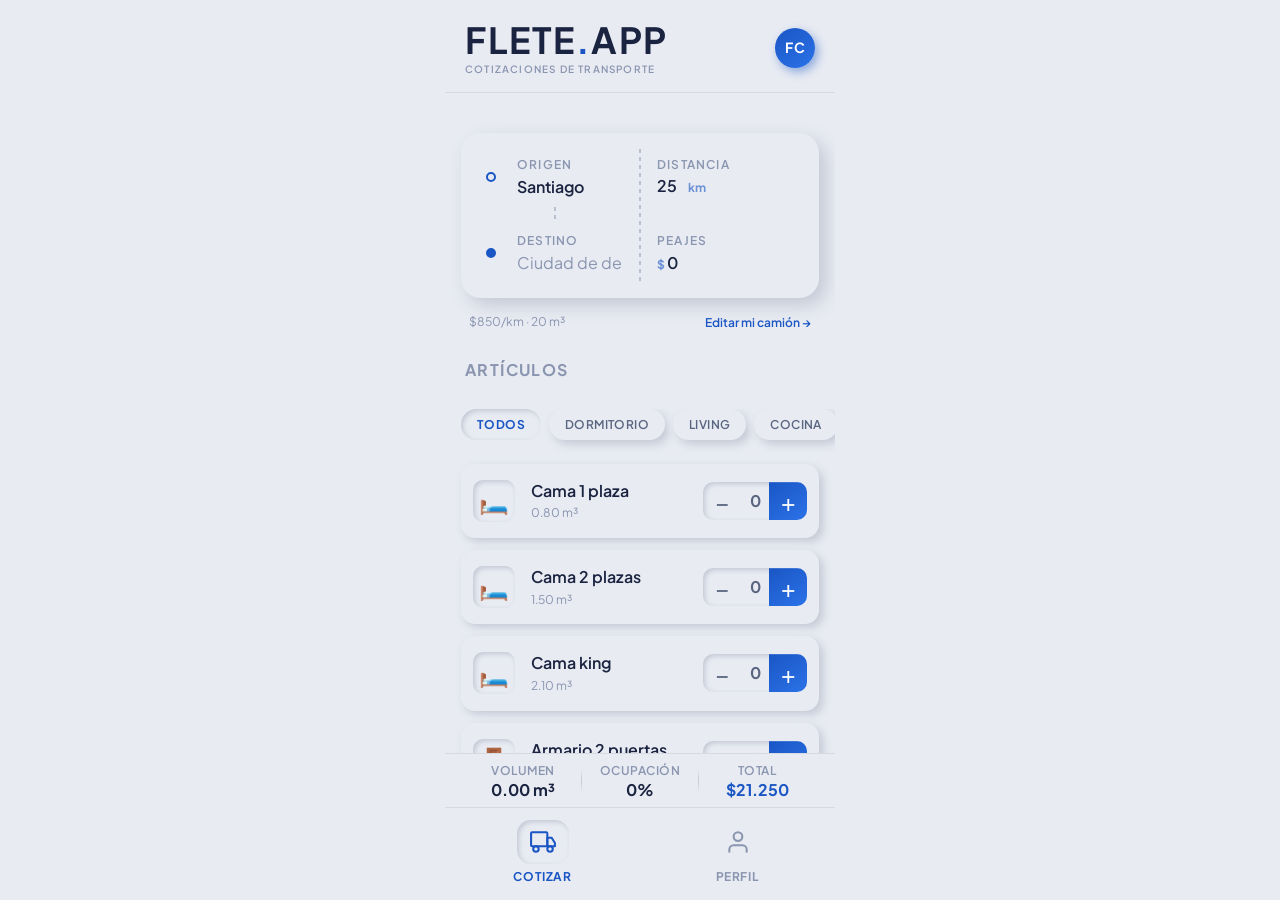
<file: index.html>
<!DOCTYPE html>
<html lang="es">
<head>
  <meta charset="UTF-8" />
  <meta name="viewport" content="width=device-width, initial-scale=1.0, maximum-scale=1.0, user-scalable=no, viewport-fit=cover" />
  <meta name="theme-color" content="#E8EBF2" media="(prefers-color-scheme: light)" />
  <meta name="theme-color" content="#1C1917" media="(prefers-color-scheme: dark)" />
  <meta name="mobile-web-app-capable" content="yes" />
  <meta name="apple-mobile-web-app-capable" content="yes" />
  <meta name="apple-mobile-web-app-status-bar-style" content="black-translucent" />
  <meta name="apple-mobile-web-app-title" content="FleteApp" />
  <link rel="manifest" href="manifest.json" />
  <link rel="apple-touch-icon" sizes="192x192" href="icons/icon-192.png" />
  <link rel="apple-touch-icon" sizes="512x512" href="icons/icon-512.png" />
  <link rel="icon" type="image/png" sizes="192x192" href="icons/icon-192.png" />
  <title>FleteApp · Cotizador de transporte</title>
  <link rel="preconnect" href="https://fonts.googleapis.com" />
  <link rel="preconnect" href="https://fonts.gstatic.com" crossorigin />
  <link href="https://fonts.googleapis.com/css2?family=Plus+Jakarta+Sans:wght@400;500;600;700;800&display=swap" rel="stylesheet" />
  <link rel="stylesheet" href="css/styles.css" />
</head>
<body>
  <div class="app">

    <!-- ── Header ─────────────────────────────── -->
    <header class="header">
      <div class="brand">
        <span class="logo">FLETE<span class="logo-dot">.</span>APP</span>
        <span class="tagline">Cotizaciones de transporte</span>
      </div>
      <div class="avatar" id="avatar-btn" role="button" tabindex="0" aria-label="Ir a Perfil">FC</div>
    </header>

    <!-- ── Vista: Cotizar ─────────────────────── -->
    <main class="main" id="view-cotizar">

      <!-- O/D Card -->
      <div class="od-card">
       <div class="od-row">
        <div class="od-col">
        <div class="od-field">
          <div class="od-marker">
            <div class="od-dot"></div>
          </div>
          <div class="od-data">
            <label for="input-origen">Origen</label>
            <select id="input-origen" aria-label="Ciudad de origen" class="od-select">
              <option value="Santiago" selected>Santiago</option>
              <option value="Arica">Arica</option>
              <option value="Iquique">Iquique</option>
              <option value="Tocopilla">Tocopilla</option>
              <option value="Antofagasta">Antofagasta</option>
              <option value="Calama">Calama</option>
              <option value="Mejillones">Mejillones</option>
              <option value="Copiapó">Copiapó</option>
              <option value="Vallenar">Vallenar</option>
              <option value="La Serena">La Serena</option>
              <option value="Coquimbo">Coquimbo</option>
              <option value="Ovalle">Ovalle</option>
              <option value="Illapel">Illapel</option>
              <option value="Los Vilos">Los Vilos</option>
              <option value="Valparaíso">Valparaíso</option>
              <option value="Viña del Mar">Viña del Mar</option>
              <option value="Quilpué">Quilpué</option>
              <option value="Villa Alemana">Villa Alemana</option>
              <option value="San Antonio">San Antonio</option>
              <option value="Rancagua">Rancagua</option>
              <option value="San Fernando">San Fernando</option>
              <option value="Curicó">Curicó</option>
              <option value="Talca">Talca</option>
              <option value="Constitución">Constitución</option>
              <option value="Linares">Linares</option>
              <option value="Chillán">Chillán</option>
              <option value="Los Ángeles">Los Ángeles</option>
              <option value="Concepción">Concepción</option>
              <option value="Talcahuano">Talcahuano</option>
              <option value="Coronel">Coronel</option>
              <option value="Lebu">Lebu</option>
              <option value="Cañete">Cañete</option>
              <option value="Temuco">Temuco</option>
              <option value="Villarrica">Villarrica</option>
              <option value="Pucón">Pucón</option>
              <option value="Angol">Angol</option>
              <option value="Valdivia">Valdivia</option>
              <option value="La Unión">La Unión</option>
              <option value="Osorno">Osorno</option>
              <option value="Puerto Montt">Puerto Montt</option>
              <option value="Puerto Varas">Puerto Varas</option>
              <option value="Ancud">Ancud</option>
              <option value="Castro">Castro</option>
              <option value="Coyhaique">Coyhaique</option>
              <option value="Puerto Aysén">Puerto Aysén</option>
              <option value="Punta Arenas">Punta Arenas</option>
              <option value="Puerto Natales">Puerto Natales</option>
            </select>
          </div>
        </div>
        <div class="od-line"><div class="od-line-inner"></div></div>
        <div class="od-field">
          <div class="od-marker">
            <div class="od-dot dest"></div>
          </div>
          <div class="od-data">
            <label for="input-destino">Destino</label>
            <select id="input-destino" aria-label="Ciudad de destino" class="od-select placeholder">
              <option value="">Ciudad de destino</option>
              <option value="Arica">Arica</option>
              <option value="Iquique">Iquique</option>
              <option value="Tocopilla">Tocopilla</option>
              <option value="Antofagasta">Antofagasta</option>
              <option value="Calama">Calama</option>
              <option value="Mejillones">Mejillones</option>
              <option value="Copiapó">Copiapó</option>
              <option value="Vallenar">Vallenar</option>
              <option value="La Serena">La Serena</option>
              <option value="Coquimbo">Coquimbo</option>
              <option value="Ovalle">Ovalle</option>
              <option value="Illapel">Illapel</option>
              <option value="Los Vilos">Los Vilos</option>
              <option value="Valparaíso">Valparaíso</option>
              <option value="Viña del Mar">Viña del Mar</option>
              <option value="Quilpué">Quilpué</option>
              <option value="Villa Alemana">Villa Alemana</option>
              <option value="San Antonio">San Antonio</option>
              <option value="Rancagua">Rancagua</option>
              <option value="San Fernando">San Fernando</option>
              <option value="Curicó">Curicó</option>
              <option value="Talca">Talca</option>
              <option value="Constitución">Constitución</option>
              <option value="Linares">Linares</option>
              <option value="Chillán">Chillán</option>
              <option value="Los Ángeles">Los Ángeles</option>
              <option value="Concepción">Concepción</option>
              <option value="Talcahuano">Talcahuano</option>
              <option value="Coronel">Coronel</option>
              <option value="Lebu">Lebu</option>
              <option value="Cañete">Cañete</option>
              <option value="Temuco">Temuco</option>
              <option value="Villarrica">Villarrica</option>
              <option value="Pucón">Pucón</option>
              <option value="Angol">Angol</option>
              <option value="Valdivia">Valdivia</option>
              <option value="La Unión">La Unión</option>
              <option value="Osorno">Osorno</option>
              <option value="Puerto Montt">Puerto Montt</option>
              <option value="Puerto Varas">Puerto Varas</option>
              <option value="Ancud">Ancud</option>
              <option value="Castro">Castro</option>
              <option value="Coyhaique">Coyhaique</option>
              <option value="Puerto Aysén">Puerto Aysén</option>
              <option value="Punta Arenas">Punta Arenas</option>
              <option value="Puerto Natales">Puerto Natales</option>
            </select>
          </div>
        </div>
        </div>

        <div class="od-col-divider" aria-hidden="true"></div>

        <div class="od-col od-col-stats">
          <div class="od-stat">
            <label for="cfg-distancia">Distancia</label>
            <div class="od-stat-value">
              <input id="cfg-distancia" type="number" value="25" inputmode="numeric" pattern="[0-9]*" maxlength="4"
                     aria-label="Distancia en kilómetros" />
              <span class="config-sym" aria-hidden="true">km</span>
            </div>
          </div>

          <div class="od-stat">
            <label for="input-peajes">Peajes</label>
            <div class="od-stat-value">
              <span class="config-sym" aria-hidden="true">$</span>
              <input id="input-peajes" type="text" value="0" inputmode="numeric" pattern="[0-9.]*" maxlength="9"
                     aria-label="Costo total de peajes" />
            </div>
          </div>
        </div>
       </div>
      </div>

      <!-- Defaults del camión — viven en Perfil, se leen aquí en silencio -->
      <div class="truck-summary" id="truck-summary">
        <span class="truck-summary-text" id="truck-summary-text">$850/km · 20 m³</span>
        <button type="button" class="truck-summary-edit" id="btn-editar-camion">Editar mi camión →</button>
      </div>

      <p class="tarifa-warn" id="tarifa-warn" hidden>⚠ Tarifa en $0 — edítala en "Editar mi camión"</p>

      <input type="hidden" id="cfg-tarifa" value="850" />
      <input type="hidden" id="cfg-capacidad" value="20" />
      <input type="hidden" id="input-bencina-litro" value="0" />
      <input type="hidden" id="input-bencina-rendimiento" value="0" />

      <!-- Artículos -->
      <p class="section-label">Artículos</p>

      <div class="tabs" role="tablist">
        <button class="tab active" data-cat="todos"      role="tab" aria-selected="true">Todos</button>
        <button class="tab"        data-cat="dormitorio" role="tab" aria-selected="false">Dormitorio</button>
        <button class="tab"        data-cat="living"     role="tab" aria-selected="false">Living</button>
        <button class="tab"        data-cat="cocina"     role="tab" aria-selected="false">Cocina</button>
        <button class="tab"        data-cat="lavadero"   role="tab" aria-selected="false">Lavadero</button>
        <button class="tab"        data-cat="estudio"    role="tab" aria-selected="false">Estudio</button>
        <button class="tab"        data-cat="terraza"    role="tab" aria-selected="false">Terraza</button>
        <button class="tab"        data-cat="cajas"      role="tab" aria-selected="false">Cajas</button>
      </div>

      <div class="articles" id="articles-list" role="list"></div>

      <!-- Artículo personalizado -->
      <p class="section-label">Personalizado</p>
      <div class="custom-item-form">
        <input id="custom-name" type="text" placeholder="Nombre del artículo"
               autocomplete="off" spellcheck="false" aria-label="Nombre del artículo personalizado" />
        <input id="custom-vol" type="number" placeholder="m³" step="0.01" min="0.01"
               inputmode="decimal" aria-label="Volumen en metros cúbicos" />
        <button class="btn-add-custom" id="btn-add-custom" aria-label="Agregar artículo personalizado">+</button>
      </div>
      <div class="articles" id="custom-list" role="list"></div>

      <!-- Resumen -->
      <p class="section-label top-gap">Resumen</p>

      <div class="summary-card">

        <div class="summary-count" id="summary-items">0 artículos seleccionados</div>

        <div class="summary-occupancy">
          <div class="occupancy-header">
            <span class="occupancy-label">Ocupación del camión</span>
            <span class="occupancy-pct" id="occupancy-pct">0%</span>
          </div>
          <div class="occupancy-bar" role="progressbar" aria-valuenow="0" aria-valuemin="0" aria-valuemax="100">
            <div class="occupancy-fill" id="occupancy-fill"></div>
          </div>
        </div>

        <div class="summary-rows">
          <div class="summary-row viajes-row" id="viajes-row" hidden>
            <span class="summary-row-label">Viajes necesarios</span>
            <span class="summary-row-value viajes-value" id="stat-viajes">2</span>
          </div>
          <div class="summary-row last">
            <span class="summary-row-label">Distancia</span>
            <span class="summary-row-value" id="stat-distancia">25 km</span>
          </div>
        </div>

      </div>

      <div id="alerta-exceso" class="hidden" role="alert">
        <span aria-hidden="true">⚠</span>
        <span id="alerta-exceso-text">Excede la capacidad</span>
      </div>

      <!-- Cliente -->
      <div class="cliente-row">
        <input id="input-cliente" type="text" placeholder="Nombre del cliente (opcional)"
               autocomplete="off" spellcheck="false"
               aria-label="Nombre del cliente para la cotización" />
      </div>

      <!-- Acciones -->
      <div class="action-row">
        <button class="btn-total" id="btn-compartir" aria-label="Generar y compartir cotización">
          <span class="btn-total-label">Generar cotización</span>
          <span class="btn-total-price" id="btn-total-price">$0</span>
        </button>
      </div>

      <div class="action-secondary">
        <button id="btn-limpiar">Limpiar todo</button>
      </div>

      <div class="scroll-spacer"></div>
    </main>

    <!-- ── Vista: Perfil ────────────────────── -->
    <div id="view-perfil" class="main hidden" aria-label="Perfil">

      <div class="perfil-header">
        <button type="button" class="perfil-back" id="btn-volver-perfil" aria-label="Volver a cotizar">
          <svg width="14" height="14" viewBox="0 0 16 16" fill="none" stroke="currentColor" stroke-width="2" stroke-linecap="round" stroke-linejoin="round" aria-hidden="true">
            <path d="M10 3 5 8l5 5"/>
          </svg>
          Volver
        </button>
      </div>

      <p class="section-label" style="margin-top:4px;">Tus datos</p>
      <div class="config-card">
        <div class="config-field">
          <div class="cfg-icon" aria-hidden="true">
            <svg width="14" height="14" viewBox="0 0 16 16" fill="none" stroke="currentColor" stroke-width="1.6" stroke-linecap="round" stroke-linejoin="round">
              <circle cx="8" cy="5" r="3"/>
              <path d="M2 14c0-3 2.7-5 6-5s6 2 6 5"/>
            </svg>
          </div>
          <label for="prof-nombre">Nombre</label>
          <input id="prof-nombre" type="text" placeholder="Tu nombre"
                 autocomplete="given-name" aria-label="Tu nombre" spellcheck="false" />
        </div>
      </div>

      <p class="section-label top-gap">Tu camión</p>
      <div class="config-card">
        <div class="config-field">
          <div class="cfg-icon" aria-hidden="true">
            <svg width="15" height="15" viewBox="0 0 16 16" fill="none" stroke="currentColor" stroke-width="1.6" stroke-linecap="round">
              <circle cx="8" cy="8" r="6.5"/>
              <path d="M8 3.5v9M6 5.5h3.5a2 2 0 0 1 0 4.5H6"/>
            </svg>
          </div>
          <label for="prof-tarifa">Tarifa / km</label>
          <div class="config-value-wrap">
            <span class="config-sym" aria-hidden="true">$</span>
            <input id="prof-tarifa" type="text" value="850"
                   inputmode="numeric" pattern="[0-9.]*" maxlength="7"
                   aria-label="Tarifa base por kilómetro" />
          </div>
        </div>
        <div class="config-divider" aria-hidden="true"></div>
        <div class="config-field">
          <div class="cfg-icon" aria-hidden="true">
            <svg width="15" height="15" viewBox="0 0 16 16" fill="none" stroke="currentColor" stroke-width="1.6" stroke-linecap="round" stroke-linejoin="round">
              <rect x="1" y="5" width="9" height="6" rx="1"/>
              <path d="M10 7.5h2.5l2 2.5v1H10V7.5z"/>
              <circle cx="3.5" cy="13" r="1.5"/>
              <circle cx="11.5" cy="13" r="1.5"/>
            </svg>
          </div>
          <label for="prof-capacidad">Capacidad</label>
          <div class="config-value-wrap">
            <input id="prof-capacidad" type="number" value="20"
                   inputmode="numeric" pattern="[0-9]*" maxlength="3"
                   aria-label="Capacidad del camión en metros cúbicos" />
            <span class="config-sym" aria-hidden="true">m³</span>
          </div>
        </div>
      </div>

      <p class="section-label top-gap">Combustible</p>
      <div class="config-extra standalone">
        <div class="config-extra-field">
          <div class="cfg-icon" aria-hidden="true">
            <svg width="18" height="18" viewBox="0 0 16 16" fill="none" stroke="currentColor" stroke-width="1.6" stroke-linecap="round">
              <path d="M8 2C8 2 3.5 7 3.5 10.5a4.5 4.5 0 0 0 9 0C12.5 7 8 2 8 2z"/>
            </svg>
          </div>
          <label for="prof-bencina">$/L bencina</label>
          <input id="prof-bencina" type="text" value="0"
                 inputmode="numeric" pattern="[0-9.]*" maxlength="5"
                 aria-label="Precio por litro de bencina" />
        </div>
        <div class="config-divider" aria-hidden="true"></div>
        <div class="config-extra-field">
          <div class="cfg-icon" aria-hidden="true">
            <svg width="18" height="18" viewBox="0 0 16 16" fill="none" stroke="currentColor" stroke-width="1.6" stroke-linecap="round">
              <path d="M1.5 12.5a6.5 6.5 0 1 1 13 0"/>
              <line x1="8" y1="12.5" x2="11" y2="7"/>
              <circle cx="8" cy="12.5" r="1.2" fill="currentColor" stroke="none"/>
            </svg>
          </div>
          <label for="prof-rendimiento">km / litro</label>
          <input id="prof-rendimiento" type="number" value="0"
                 inputmode="numeric" pattern="[0-9]*" maxlength="2"
                 aria-label="Rendimiento en kilómetros por litro" />
        </div>
      </div>

      <p class="section-label top-gap">Historial</p>
      <div class="historial-list" id="historial-list" aria-label="Historial de cotizaciones">
        <!-- Renderizado por JS -->
      </div>

      <div class="scroll-spacer"></div>
    </div>

    <!-- ── Barra de resumen fija ─────────────── -->
    <div class="summary-bar" aria-label="Resumen de cotización" aria-live="polite">
      <div class="sbar-item">
        <span class="sbar-label">Volumen</span>
        <span class="sbar-value" id="sbar-volume">0.00 m³</span>
      </div>
      <div class="sbar-divider" aria-hidden="true"></div>
      <div class="sbar-item">
        <span class="sbar-label">Ocupación</span>
        <span class="sbar-value" id="sbar-pct">0%</span>
      </div>
      <div class="sbar-divider" aria-hidden="true"></div>
      <div class="sbar-item">
        <span class="sbar-label">Total</span>
        <span class="sbar-value accent" id="sbar-total">$0</span>
      </div>
    </div>

    <!-- ── Nav inferior ──────────────────────── -->
    <nav class="bottom-nav" aria-label="Navegación principal">

      <button class="nav-item active" id="nav-cotizar" aria-label="Cotizar" aria-current="page">
        <div class="nav-icon-wrap">
          <svg width="26" height="26" viewBox="0 0 24 24" fill="none"
               stroke="currentColor" stroke-width="1.9"
               stroke-linecap="round" stroke-linejoin="round" aria-hidden="true">
            <rect x="1" y="3" width="15" height="13" rx="1"/>
            <path d="M16 8h4l3 5v3h-7V8z"/>
            <circle cx="5.5"  cy="18.5" r="2.5"/>
            <circle cx="18.5" cy="18.5" r="2.5"/>
          </svg>
        </div>
        <span class="nav-label">Cotizar</span>
      </button>

      <button class="nav-item" id="nav-perfil" aria-label="Mi perfil">
        <div class="nav-icon-wrap">
          <svg width="26" height="26" viewBox="0 0 24 24" fill="none"
               stroke="currentColor" stroke-width="1.9"
               stroke-linecap="round" stroke-linejoin="round" aria-hidden="true">
            <path d="M20 21v-2a4 4 0 0 0-4-4H8a4 4 0 0 0-4 4v2"/>
            <circle cx="12" cy="7" r="4"/>
          </svg>
        </div>
        <span class="nav-label">Perfil</span>
      </button>

    </nav>

    <div class="toast" id="toast" role="status" aria-live="polite"></div>

  </div>

  <script src="js/catalog.js"></script>
  <script src="js/app.js"></script>
  <script>
    if ('serviceWorker' in navigator) {
      navigator.serviceWorker.register('/fletes-app/sw.js');
    }
  </script>
</body>
</html>
</file>
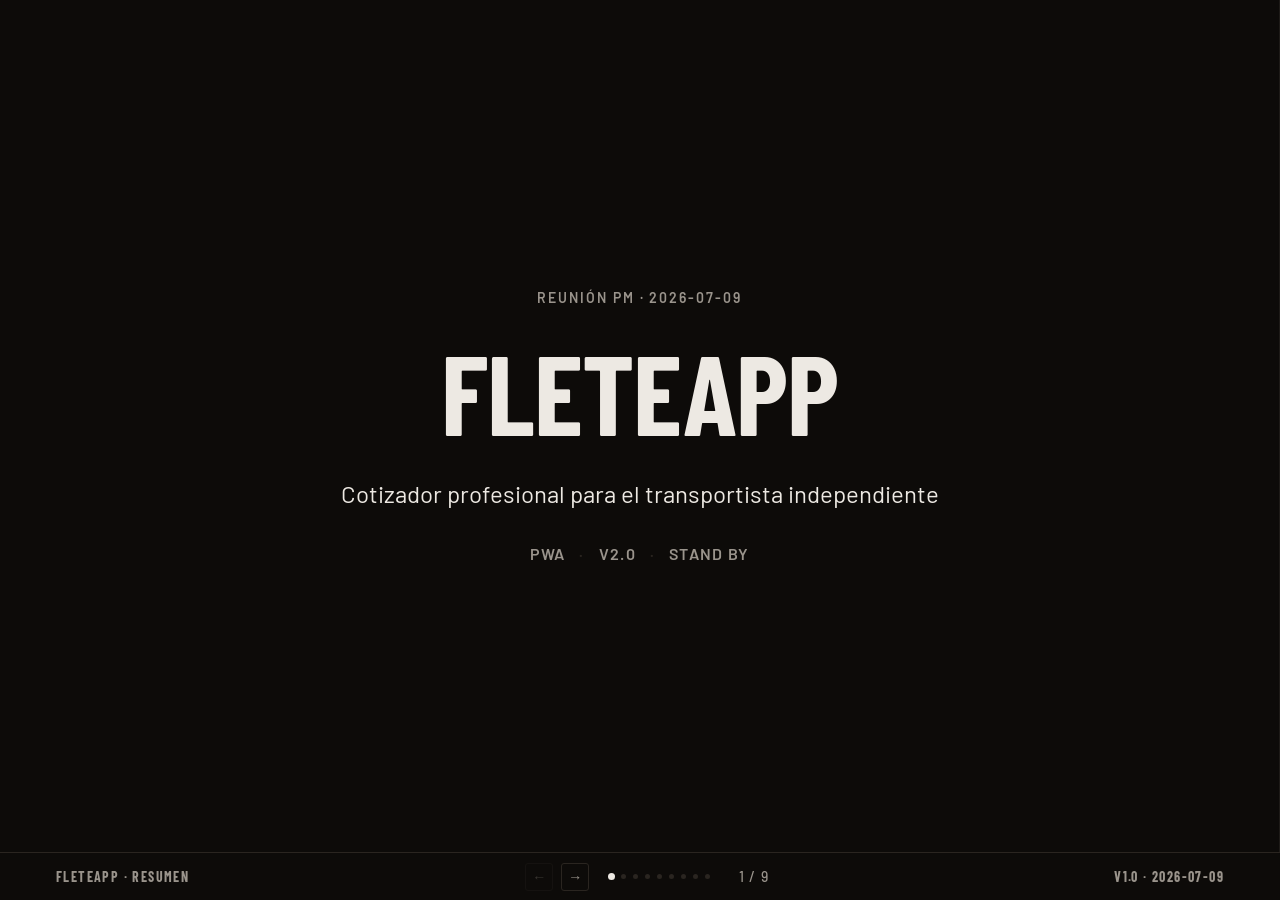
<file: _proceso/break-operativo-resumen.html>
<!DOCTYPE html>
<html lang="es">
<head>
  <meta charset="UTF-8" />
  <meta name="viewport" content="width=device-width, initial-scale=1.0" />
  <title>FleteApp — Resumen</title>
  <link rel="preconnect" href="https://fonts.googleapis.com" />
  <link rel="preconnect" href="https://fonts.gstatic.com" crossorigin />
  <link href="https://fonts.googleapis.com/css2?family=Barlow+Condensed:wght@400;600;700&family=Barlow:wght@400;500;600&display=swap" rel="stylesheet" />
  <style>
    /* ─── TOKENS (mismos que break-operativo.html) ──────── */
    :root {
      --bg:           #0D0B09;
      --border:       #2A2520;
      --border-soft:  #1E1B18;
      --text-primary: #EDE9E3;
      --text-sec:     #9A948C;   /* 6.9:1 */
      --accent:       #C8A97A;
      --accent-dim:   rgba(200,169,122,0.12);
      --danger:       #C06040;
      --ok:           #6AAF80;
      --nav-h:        48px;
    }

    *, *::before, *::after { box-sizing: border-box; margin: 0; padding: 0; }

    html, body {
      height: 100%;
      overflow: hidden;
      background: var(--bg);
      color: var(--text-primary);
      font-family: 'Barlow', sans-serif;
    }

    /* ─── SCROLL / FRAME (mecánica idéntica al doc completo) ── */
    .scroll-wrap {
      display: flex;
      height: 100vh;
      overflow-x: scroll;
      overflow-y: hidden;
      scroll-snap-type: x mandatory;
      scroll-behavior: smooth;
      -webkit-overflow-scrolling: touch;
      padding-bottom: var(--nav-h);
    }
    .scroll-wrap::-webkit-scrollbar { height: 2px; }
    .scroll-wrap::-webkit-scrollbar-track { background: var(--bg); }
    .scroll-wrap::-webkit-scrollbar-thumb { background: var(--border); }

    .frame {
      flex-shrink: 0;
      width: 100vw;
      height: calc(100vh - var(--nav-h));
      scroll-snap-align: start;
      display: flex;
      flex-direction: column;
      align-items: center;
      justify-content: center;
      text-align: center;
      gap: 32px;
      padding: 0 64px;
      border-right: 1px solid var(--border-soft);
    }

    /* ─── PITCH TYPE SYSTEM ──────────────────────────────── */
    .pitch-eyebrow {
      font-size: 0.875rem;
      font-weight: 600;
      letter-spacing: 0.14em;
      text-transform: uppercase;
      color: var(--text-sec);
      display: flex;
      align-items: center;
      gap: 10px;
      justify-content: center;
    }
    .pitch-eyebrow.danger { color: var(--danger); }

    .pitch-title {
      font-family: 'Barlow Condensed', sans-serif;
      font-weight: 700;
      font-size: clamp(3.5rem, 9vw, 7rem);
      line-height: 0.95;
      text-transform: uppercase;
      color: var(--text-primary);
      letter-spacing: -0.01em;
    }

    .pitch-title-sm {
      font-family: 'Barlow Condensed', sans-serif;
      font-weight: 700;
      font-size: clamp(2.25rem, 5vw, 3.75rem);
      line-height: 1.08;
      text-transform: uppercase;
      color: var(--text-primary);
    }

    .pitch-quote {
      font-family: 'Barlow Condensed', sans-serif;
      font-weight: 700;
      font-size: clamp(2.25rem, 5.5vw, 4.25rem);
      line-height: 1.12;
      color: var(--text-primary);
      max-width: 900px;
    }
    .pitch-quote.danger { color: var(--danger); }

    .pitch-lead {
      font-size: clamp(1.125rem, 2vw, 1.5rem);
      line-height: 1.5;
      color: var(--text-primary);
      max-width: 640px;
    }

    .pitch-support {
      font-size: 1rem;
      line-height: 1.5;
      color: var(--text-sec);
      max-width: 560px;
    }

    .pitch-meta-row, .pitch-options {
      display: flex;
      align-items: center;
      gap: 14px;
      font-size: 1rem;
      font-weight: 600;
      letter-spacing: 0.08em;
      text-transform: uppercase;
      color: var(--text-sec);
      flex-wrap: wrap;
      justify-content: center;
    }
    .pitch-meta-row .dot, .pitch-options .dot { color: var(--border); }

    .mega-row {
      display: flex;
      align-items: center;
      gap: clamp(24px, 5vw, 56px);
      justify-content: center;
      flex-wrap: wrap;
    }
    .mega-div { width: 1px; height: 64px; background: var(--border); }
    .mega-stat { display: flex; flex-direction: column; gap: 8px; align-items: center; }
    .mega-num {
      font-family: 'Barlow Condensed', sans-serif;
      font-weight: 700;
      font-size: clamp(2.75rem, 6vw, 4.5rem);
      line-height: 1;
      color: var(--text-primary);
    }
    .mega-num.huge { font-size: clamp(4.5rem, 13vw, 9rem); }
    .mega-num.accent { color: var(--accent); }
    .mega-num.ok { color: var(--ok); }
    .mega-label {
      font-size: 0.875rem;
      font-weight: 500;
      letter-spacing: 0.08em;
      text-transform: uppercase;
      color: var(--text-sec);
    }

    .pitch-list {
      list-style: none;
      display: flex;
      flex-direction: column;
      gap: 14px;
      align-items: center;
    }
    .pitch-list li {
      font-family: 'Barlow Condensed', sans-serif;
      font-size: clamp(1.5rem, 3vw, 2.25rem);
      font-weight: 600;
      text-transform: uppercase;
      color: var(--text-primary);
    }

    .pitch-footer {
      font-size: 0.875rem;
      color: var(--text-sec);
      font-family: monospace;
      margin-top: 8px;
    }

    .tag-inline {
      display: inline-block;
      font-size: 0.875rem;
      font-weight: 600;
      letter-spacing: 0.06em;
      text-transform: uppercase;
      padding: 3px 9px;
      border-radius: 2px;
      border: 1px solid var(--border);
      color: var(--text-sec);
    }
    .tag-inline.warn { border-color: var(--accent); color: var(--accent); background: var(--accent-dim); }

    /* ─── NAV BAR (idéntica al doc completo) ─────────────── */
    .nav-bar {
      position: fixed;
      bottom: 0; left: 0; right: 0;
      height: var(--nav-h);
      background: var(--bg);
      border-top: 1px solid var(--border);
      display: flex;
      align-items: center;
      justify-content: space-between;
      padding: 0 56px;
      z-index: 200;
    }
    .nav-product {
      font-family: 'Barlow Condensed', sans-serif;
      font-size: 14px;
      font-weight: 700;
      text-transform: uppercase;
      letter-spacing: 0.1em;
      color: var(--text-sec);
    }
    .nav-center { display: flex; align-items: center; gap: 20px; }
    .nav-counter {
      font-size: 0.875rem;
      font-weight: 500;
      letter-spacing: 0.1em;
      color: var(--text-sec);
      min-width: 48px;
      text-align: center;
    }
    .nav-dots { display: flex; gap: 7px; align-items: center; }
    .nav-dot {
      width: 5px; height: 5px;
      border-radius: 50%;
      background: var(--border);
      cursor: pointer;
      border: none; padding: 0;
      transition: background 0.18s, transform 0.18s;
    }
    .nav-dot.active { background: var(--text-primary); transform: scale(1.4); }
    .nav-arrows { display: flex; gap: 8px; }
    .nav-arrow {
      background: none;
      border: 1px solid var(--border);
      color: var(--text-sec);
      width: 28px; height: 28px;
      border-radius: 3px;
      cursor: pointer;
      font-size: 14px;
      display: flex; align-items: center; justify-content: center;
      transition: border-color 0.15s, color 0.15s;
      font-family: inherit;
    }
    .nav-arrow:hover { border-color: var(--text-sec); color: var(--text-primary); }
    .nav-arrow:disabled { opacity: 0.3; cursor: default; }
    .nav-arrow:focus-visible, .nav-dot:focus-visible {
      outline: 1px solid var(--accent);
      outline-offset: 2px;
    }
    .nav-progress {
      position: fixed;
      bottom: var(--nav-h); left: 0;
      height: 2px;
      background: var(--accent);
      transition: width 0.25s ease;
      z-index: 201;
    }

    /* ─── VENTANA ANGOSTA — resguardo responsive ─────────── */
    @media (max-width: 640px) {
      .frame { padding: 0 24px; gap: 24px; }
      .nav-bar { padding: 0 20px; }
      .mega-row { gap: 24px; }
    }
  </style>
</head>
<body>

<div class="scroll-wrap" id="scroll-wrap">

  <!-- 01 — PORTADA -->
  <section class="frame" data-frame="1">
    <span class="pitch-eyebrow">Reunión PM · 2026-07-09</span>
    <h1 class="pitch-title">FleteApp</h1>
    <p class="pitch-lead">Cotizador profesional para el transportista independiente</p>
    <div class="pitch-meta-row">
      <span>PWA</span><span class="dot">·</span><span>v2.0</span><span class="dot">·</span><span>Stand By</span>
    </div>
  </section>

  <!-- 02 — EL PROBLEMA -->
  <section class="frame" data-frame="2">
    <h2 class="pitch-eyebrow">El problema</h2>
    <p class="pitch-quote">"¿Cuánto le cobro por la mudanza?"</p>
    <p class="pitch-lead">Hoy se cotiza de palabra o a ojo — sin cálculo, sin respaldo, sin margen claro.</p>
  </section>

  <!-- 03 — QUÉ RESUELVE -->
  <section class="frame" data-frame="3">
    <h2 class="pitch-eyebrow">Qué resuelve</h2>
    <div class="mega-row">
      <div class="mega-stat"><span class="mega-num">60+</span><span class="mega-label">Artículos en catálogo</span></div>
      <div class="mega-div"></div>
      <div class="mega-stat"><span class="mega-num">47</span><span class="mega-label">Ciudades cubiertas</span></div>
      <div class="mega-div"></div>
      <div class="mega-stat"><span class="mega-num accent">&lt;2 min</span><span class="mega-label">Por cotización</span></div>
    </div>
  </section>

  <!-- 04 — VALIDACIÓN -->
  <section class="frame" data-frame="4">
    <h2 class="pitch-eyebrow">Validación</h2>
    <span class="mega-num huge ok">3+</span>
    <p class="pitch-lead">Usuarios reales confirmaron el producto</p>
    <p class="pitch-support">Cotización calculada, no estimada.</p>
  </section>

  <!-- 05 — EL GAP -->
  <section class="frame" data-frame="5">
    <h2 class="pitch-eyebrow danger">El gap</h2>
    <p class="pitch-quote danger">La manda por WhatsApp<br>Ahí pierde el rastro</p>
    <p class="pitch-lead">No sabe si el cliente la vio, si la aceptó, ni si el trabajo se cerró.</p>
  </section>

  <!-- 06 — LA OPORTUNIDAD -->
  <section class="frame" data-frame="6">
    <h2 class="pitch-eyebrow" style="color:var(--accent)">La oportunidad</h2>
    <p class="pitch-title-sm">Cerrar el círculo<br>dentro de la app</p>
    <ul class="pitch-list">
      <li>Confirmación de recepción</li>
      <li>Estado: vista / aceptada / rechazada</li>
      <li>Cierre del servicio</li>
    </ul>
    <p class="pitch-support">Hoy todo eso pasa afuera, en WhatsApp, sin registro.</p>
  </section>

  <!-- 07 — OPORTUNIDAD COMERCIAL -->
  <section class="frame" data-frame="7">
    <h2 class="pitch-eyebrow">Oportunidad comercial</h2>
    <p class="pitch-title-sm">Sin monetizar —<br>aún</p>
    <div class="pitch-options">
      <span>Freemium</span><span class="dot">·</span><span>Suscripción</span><span class="dot">·</span><span>Licencia B2B</span>
    </div>
    <p class="pitch-support">La decisión depende de datos que todavía no existen.</p>
  </section>

  <!-- 08 — ALIANZAS POTENCIALES -->
  <section class="frame" data-frame="8">
    <h2 class="pitch-eyebrow">Alianzas potenciales <span class="tag-inline warn" style="margin-left:6px">Supuestos a validar</span></h2>
    <ul class="pitch-list">
      <li>Cooperativas de transportistas</li>
      <li>Aseguradoras de carga</li>
      <li>Logística B2B</li>
      <li>Combustibles y fintech</li>
    </ul>
    <p class="pitch-support">Ningún contacto iniciado — hipótesis de exploración.</p>
  </section>

  <!-- 09 — PRÓXIMO PASO -->
  <section class="frame" data-frame="9">
    <h2 class="pitch-eyebrow">Próximo paso</h2>
    <p class="pitch-title-sm">Analytics primero<br>Modelo después</p>
    <p class="pitch-support">Validar comportamiento real antes de escalar alianzas o monetización.</p>
    <p class="pitch-footer"><a href="break-operativo.html" style="color:inherit;text-decoration:underline">Detalle completo → break-operativo.html</a></p>
  </section>

</div>

<div class="nav-progress" id="progress"></div>

<nav class="nav-bar">
  <span class="nav-product">FleteApp · Resumen</span>
  <div class="nav-center">
    <div class="nav-arrows">
      <button class="nav-arrow" id="btn-prev" aria-label="Anterior">&#8592;</button>
      <button class="nav-arrow" id="btn-next" aria-label="Siguiente">&#8594;</button>
    </div>
    <div class="nav-dots" id="nav-dots"></div>
    <span class="nav-counter" id="nav-counter">1 / 9</span>
  </div>
  <span class="nav-product">v1.0 · 2026-07-09</span>
</nav>

<script>
  const wrap    = document.getElementById('scroll-wrap');
  const dotsEl  = document.getElementById('nav-dots');
  const counter = document.getElementById('nav-counter');
  const progress= document.getElementById('progress');
  const btnPrev = document.getElementById('btn-prev');
  const btnNext = document.getElementById('btn-next');
  const frames  = document.querySelectorAll('.frame');
  const total   = frames.length;

  frames.forEach((_, i) => {
    const d = document.createElement('button');
    d.className = 'nav-dot' + (i === 0 ? ' active' : '');
    d.setAttribute('aria-label', `Frame ${i + 1}`);
    d.dataset.index = i;
    d.addEventListener('click', () => goTo(i));
    dotsEl.appendChild(d);
  });

  function goTo(index) {
    wrap.scrollTo({ left: index * wrap.offsetWidth, behavior: 'smooth' });
  }

  function currentIndex() {
    return Math.round(wrap.scrollLeft / wrap.offsetWidth);
  }

  function update() {
    const idx = currentIndex();
    dotsEl.querySelectorAll('.nav-dot').forEach((d, i) => d.classList.toggle('active', i === idx));
    counter.textContent = `${idx + 1} / ${total}`;
    btnPrev.disabled = idx === 0;
    btnNext.disabled = idx === total - 1;
    progress.style.width = (total > 1 ? (idx / (total - 1)) * 100 : 100) + '%';
  }

  wrap.addEventListener('scroll', update, { passive: true });
  btnPrev.addEventListener('click', () => goTo(Math.max(currentIndex() - 1, 0)));
  btnNext.addEventListener('click', () => goTo(Math.min(currentIndex() + 1, total - 1)));

  document.addEventListener('keydown', e => {
    if (e.key === 'ArrowRight') goTo(Math.min(currentIndex() + 1, total - 1));
    if (e.key === 'ArrowLeft')  goTo(Math.max(currentIndex() - 1, 0));
  });

  update();
</script>

</body>
</html>
</file>
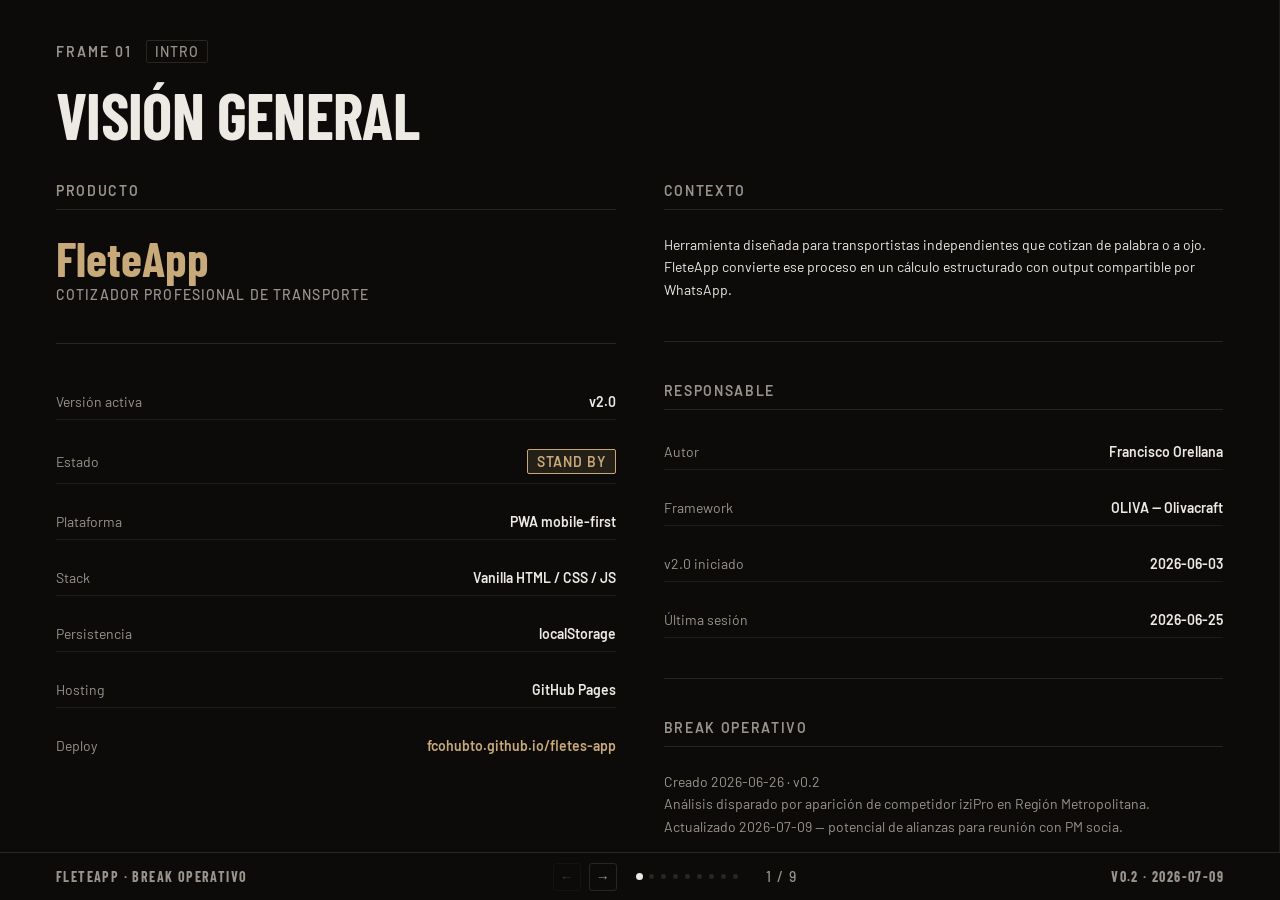
<file: _proceso/break-operativo.html>
<!DOCTYPE html>
<html lang="es">
<head>
  <meta charset="UTF-8" />
  <meta name="viewport" content="width=device-width, initial-scale=1.0" />
  <title>FleteApp — Break Operativo</title>
  <link rel="preconnect" href="https://fonts.googleapis.com" />
  <link rel="preconnect" href="https://fonts.gstatic.com" crossorigin />
  <link href="https://fonts.googleapis.com/css2?family=Barlow+Condensed:wght@400;700&family=Barlow:wght@400;500;600&display=swap" rel="stylesheet" />
  <style>
    /* ─── TOKENS ─────────────────────────────── */
    :root {
      --bg:           #0D0B09;
      --frame-bg:     #121009;
      --border:       #2A2520;
      --border-soft:  #1E1B18;
      --text-primary: #EDE9E3;
      --text-sec:     #9A948C;   /* 6.9:1 — piso para texto secundario */
      --text-muted:   #524D48;   /* SOLO bordes/decorativos — NUNCA texto */
      --accent:       #C8A97A;
      --accent-dim:   rgba(200,169,122,0.12);
      --danger:       #C06040;
      --danger-dim:   rgba(192,96,64,0.12);
      --ok:           #6AAF80;
      --ok-dim:       rgba(106,175,128,0.12);
      --nav-h:        48px;

      /* Tipografía — 14px mínimo absoluto en pantalla */
      --t-label: 0.875rem;   /* 14px */
      --t-body:  0.875rem;   /* 14px */
      --t-ui:    1rem;       /* 16px */
      --t-sub:   1.25rem;    /* 20px */
      --t-h2:    1.75rem;    /* 28px */
      --t-h1:    4rem;       /* 64px */
    }

    *, *::before, *::after { box-sizing: border-box; margin: 0; padding: 0; }

    html, body {
      height: 100%;
      overflow: hidden;
      background: var(--bg);
      color: var(--text-primary);
      font-family: 'Barlow', sans-serif;
    }

    /* ─── SCROLL ─────────────────────────────── */
    .scroll-wrap {
      display: flex;
      height: 100vh;
      overflow-x: scroll;
      overflow-y: hidden;
      scroll-snap-type: x mandatory;
      scroll-behavior: smooth;
      -webkit-overflow-scrolling: touch;
      padding-bottom: var(--nav-h);
    }
    .scroll-wrap::-webkit-scrollbar { height: 2px; }
    .scroll-wrap::-webkit-scrollbar-track { background: var(--bg); }
    .scroll-wrap::-webkit-scrollbar-thumb { background: var(--border); }

    /* ─── FRAME ──────────────────────────────── */
    .frame {
      flex-shrink: 0;
      width: 100vw;
      height: calc(100vh - var(--nav-h));
      scroll-snap-align: start;
      display: flex;
      flex-direction: column;
      padding: 40px 56px 0;
      border-right: 1px solid var(--border-soft);
    }

    .frame-meta {
      display: flex;
      align-items: baseline;
      gap: 14px;
      margin-bottom: 22px;
    }

    .frame-num {
      font-size: var(--t-label);
      font-weight: 600;
      letter-spacing: 0.14em;
      text-transform: uppercase;
      color: var(--text-sec);
    }

    .frame-tag {
      font-size: var(--t-label);
      font-weight: 500;
      letter-spacing: 0.08em;
      text-transform: uppercase;
      color: var(--text-sec);
      border: 1px solid var(--border);
      padding: 2px 8px;
      border-radius: 2px;
    }

    .frame-title {
      font-family: 'Barlow Condensed', sans-serif;
      font-size: var(--t-h1);
      font-weight: 700;
      line-height: 0.95;
      text-transform: uppercase;
      color: var(--text-primary);
      letter-spacing: -0.01em;
      margin-bottom: 36px;
    }

    .frame-body {
      flex: 1;
      display: flex;
      flex-direction: column;
      overflow-y: auto;
      overflow-x: hidden;
      padding-bottom: 40px;
    }
    .frame-body::-webkit-scrollbar { width: 3px; }
    .frame-body::-webkit-scrollbar-track { background: transparent; }
    .frame-body::-webkit-scrollbar-thumb { background: var(--border); border-radius: 2px; }

    /* ─── LAYOUT HELPERS ─────────────────────── */
    .cols-2 {
      display: grid;
      grid-template-columns: 1fr 1fr;
      gap: 48px;
      flex: 1;
    }
    .cols-3 {
      display: grid;
      grid-template-columns: 1fr 1fr 1fr;
      gap: 40px;
      flex: 1;
    }
    .col { display: flex; flex-direction: column; gap: 20px; }

    /* ─── SECTION LABEL ──────────────────────── */
    .sec {
      font-size: var(--t-label);
      font-weight: 600;
      letter-spacing: 0.12em;
      text-transform: uppercase;
      color: var(--text-sec);
      padding-bottom: 10px;
      border-bottom: 1px solid var(--border);
      margin-bottom: 4px;
    }

    /* ─── DIVIDER ────────────────────────────── */
    .hr { width: 100%; height: 1px; background: var(--border); margin: 20px 0; }

    /* ─── BODY TEXT ──────────────────────────── */
    .body {
      font-size: var(--t-body);
      line-height: 1.6;
      color: var(--text-primary);
    }
    .body-sec {
      font-size: var(--t-body);
      line-height: 1.6;
      color: var(--text-sec);
    }

    /* ─── ITEM LIST ──────────────────────────── */
    .item-list {
      list-style: none;
      display: flex;
      flex-direction: column;
      gap: 6px;
    }
    .item-list li {
      font-size: var(--t-body);
      line-height: 1.5;
      color: var(--text-primary);
      padding: 6px 0;
      border-bottom: 1px solid var(--border-soft);
      display: flex;
      gap: 10px;
      align-items: baseline;
    }
    .item-list li:last-child { border-bottom: none; }
    .item-list li::before {
      content: "—";
      color: var(--text-muted);
      flex-shrink: 0;
      font-size: var(--t-label);
    }
    .item-list.done li::before { content: "✓"; color: var(--ok); }
    .item-list.pending li::before { content: "○"; color: var(--text-sec); }
    .item-list.blocked li::before { content: "✕"; color: var(--danger); }

    /* ─── DATA ROW ───────────────────────────── */
    .data-row {
      display: flex;
      justify-content: space-between;
      align-items: baseline;
      padding: 9px 0;
      border-bottom: 1px solid var(--border-soft);
    }
    .data-row:last-child { border-bottom: none; }
    .data-label { font-size: var(--t-body); color: var(--text-sec); }
    .data-value { font-size: var(--t-body); font-weight: 600; color: var(--text-primary); text-align: right; }
    .data-value.accent { color: var(--accent); }
    .data-value.ok { color: var(--ok); }
    .data-value.danger { color: var(--danger); }

    /* ─── BIG STAT ───────────────────────────── */
    .stat-block { display: flex; flex-direction: column; gap: 4px; }
    .stat-num {
      font-family: 'Barlow Condensed', sans-serif;
      font-size: 3rem;
      font-weight: 700;
      line-height: 1;
      color: var(--text-primary);
    }
    .stat-num.accent { color: var(--accent); }
    .stat-label {
      font-size: var(--t-label);
      font-weight: 500;
      letter-spacing: 0.08em;
      text-transform: uppercase;
      color: var(--text-sec);
    }

    /* ─── TAG / BADGE ────────────────────────── */
    .tag-inline {
      display: inline-block;
      font-size: var(--t-label);
      font-weight: 600;
      letter-spacing: 0.06em;
      text-transform: uppercase;
      padding: 3px 9px;
      border-radius: 2px;
      border: 1px solid var(--border);
      color: var(--text-sec);
    }
    .tag-inline.ok    { border-color: var(--ok);     color: var(--ok);     background: var(--ok-dim); }
    .tag-inline.warn  { border-color: var(--accent);  color: var(--accent); background: var(--accent-dim); }
    .tag-inline.gap   { border-color: var(--danger);  color: var(--danger); background: var(--danger-dim); }

    /* ─── PERSONA CARD ───────────────────────── */
    .persona {
      border: 1px solid var(--border);
      border-radius: 4px;
      padding: 20px 24px;
      display: flex;
      flex-direction: column;
      gap: 12px;
    }
    .persona-name {
      font-family: 'Barlow Condensed', sans-serif;
      font-size: var(--t-h2);
      font-weight: 700;
      text-transform: uppercase;
      color: var(--text-primary);
    }

    /* ─── TIMELINE ───────────────────────────── */
    .timeline { display: flex; flex-direction: column; gap: 0; }
    .tl-item {
      display: grid;
      grid-template-columns: 120px 20px 1fr;
      gap: 0 16px;
      position: relative;
    }
    .tl-date {
      font-size: var(--t-label);
      color: var(--text-sec);
      padding: 10px 0;
      text-align: right;
      white-space: nowrap;
    }
    .tl-line {
      display: flex;
      flex-direction: column;
      align-items: center;
    }
    .tl-dot {
      width: 8px;
      height: 8px;
      border-radius: 50%;
      background: var(--border);
      margin-top: 14px;
      flex-shrink: 0;
    }
    .tl-dot.active { background: var(--accent); }
    .tl-dot.pending { background: var(--border); border: 1px solid var(--text-sec); }
    .tl-connector {
      width: 1px;
      flex: 1;
      background: var(--border);
      min-height: 12px;
    }
    .tl-content {
      padding: 8px 0 16px;
    }
    .tl-version {
      font-size: var(--t-body);
      font-weight: 600;
      color: var(--text-primary);
      margin-bottom: 4px;
    }
    .tl-desc {
      font-size: var(--t-label);
      color: var(--text-sec);
      line-height: 1.5;
    }

    /* ─── COLOR SWATCH ───────────────────────── */
    .swatch-row { display: flex; gap: 8px; flex-wrap: wrap; }
    .swatch {
      display: flex;
      flex-direction: column;
      gap: 6px;
      align-items: center;
    }
    .swatch-dot {
      width: 36px;
      height: 36px;
      border-radius: 3px;
      border: 1px solid var(--border);
    }
    .swatch-hex {
      font-size: var(--t-label);
      color: var(--text-sec);
      font-family: monospace;
    }

    /* ─── COMPONENT TAG ──────────────────────── */
    .comp-list { display: flex; flex-wrap: wrap; gap: 8px; }
    .comp-tag {
      font-size: var(--t-label);
      font-family: monospace;
      color: var(--text-sec);
      border: 1px solid var(--border);
      padding: 4px 10px;
      border-radius: 2px;
    }

    /* ─── USER JOURNEY ──────────────────────── */
    .jny-wrap { flex: 1; display: flex; flex-direction: column; min-width: 0; }

    .jny-stages {
      display: grid;
      grid-template-columns: repeat(6, 1fr);
      border-bottom: 1px solid var(--border);
      flex-shrink: 0;
    }
    .jny-stage {
      padding: 12px 16px 14px;
      border-right: 1px solid var(--border-soft);
      display: flex;
      flex-direction: column;
      gap: 4px;
    }
    .jny-stage:last-child { border-right: none; background: var(--danger-dim); }
    .jny-step {
      font-size: var(--t-label);
      font-weight: 600;
      letter-spacing: 0.12em;
      color: var(--text-sec);
    }
    .jny-stage:last-child .jny-step { color: var(--danger); }
    .jny-name {
      font-family: 'Barlow Condensed', sans-serif;
      font-size: 1.25rem;
      font-weight: 700;
      text-transform: uppercase;
      color: var(--text-primary);
      line-height: 1.05;
    }
    .jny-stage:last-child .jny-name { color: var(--danger); }
    .jny-stage-desc {
      font-size: var(--t-label);
      color: var(--text-sec);
      line-height: 1.4;
    }

    .jny-emotion {
      position: relative;
      height: 180px;
      flex-shrink: 0;
      border-bottom: 1px solid var(--border);
      background: linear-gradient(to bottom,
        rgba(106,175,128,0.05) 0%, transparent 35%,
        transparent 65%, rgba(192,96,64,0.05) 100%);
    }
    .jny-col-lines {
      position: absolute; top: 0; left: 0; right: 0; bottom: 0;
      display: grid;
      grid-template-columns: repeat(6, 1fr);
      pointer-events: none;
    }
    .jny-col-line { border-right: 1px solid var(--border-soft); }
    .jny-col-line:last-child { border-right: none; background: var(--danger-dim); }
    .jny-curve-svg {
      position: absolute; top: 0; left: 0;
      width: 100%; height: 100%;
      overflow: visible;
    }
    .jny-bubbles {
      position: absolute; top: 0; left: 0; right: 0; bottom: 0;
      display: grid;
      grid-template-columns: repeat(6, 1fr);
      pointer-events: none;
    }
    .jny-bubble { padding: 10px 12px; display: flex; flex-direction: column; }
    .jny-bubble.top  { justify-content: flex-start; }
    .jny-bubble.bot  { justify-content: flex-end; }
    .bubble-card {
      background: var(--border-soft);
      border: 1px solid var(--border);
      border-radius: 3px;
      padding: 7px 10px;
      font-size: var(--t-label);
      font-style: italic;
      color: var(--text-primary);
      line-height: 1.4;
    }
    .bubble-card.gap {
      font-style: normal;
      border-color: var(--danger);
      background: var(--danger-dim);
    }

    .jny-opps {
      display: grid;
      grid-template-columns: repeat(6, 1fr);
      flex: 1;
    }
    .jny-opp {
      padding: 14px 16px;
      border-right: 1px solid var(--border-soft);
      display: flex;
      flex-direction: column;
      gap: 8px;
    }
    .jny-opp:last-child { border-right: none; background: var(--danger-dim); }
    .jny-opp-label {
      font-size: var(--t-label);
      font-weight: 600;
      letter-spacing: 0.1em;
      text-transform: uppercase;
      color: var(--text-sec);
      padding-bottom: 8px;
      border-bottom: 1px solid var(--border);
    }
    .jny-opp:last-child .jny-opp-label { color: var(--danger); border-color: rgba(192,96,64,0.4); }
    .jny-opp-items { list-style: none; display: flex; flex-direction: column; gap: 4px; }
    .jny-opp-items li {
      font-size: var(--t-label);
      color: var(--text-primary);
      line-height: 1.45;
      padding-left: 14px;
      position: relative;
    }
    .jny-opp-items li::before { content: "·"; position: absolute; left: 4px; color: var(--text-sec); }
    .jny-opp:last-child .jny-opp-items li { color: var(--danger); }
    .jny-opp:last-child .jny-opp-items li::before { color: var(--danger); }

    /* ─── EMPTY PLACEHOLDER ──────────────────── */
    .frame-empty {
      flex: 1;
      display: flex;
      align-items: center;
      justify-content: center;
      border: 1px dashed var(--border);
      border-radius: 3px;
      color: var(--text-sec);
      font-size: var(--t-label);
      font-weight: 500;
      letter-spacing: 0.12em;
      text-transform: uppercase;
    }

    /* ─── NAV BAR ────────────────────────────── */
    .nav-bar {
      position: fixed;
      bottom: 0; left: 0; right: 0;
      height: var(--nav-h);
      background: var(--bg);
      border-top: 1px solid var(--border);
      display: flex;
      align-items: center;
      justify-content: space-between;
      padding: 0 56px;
      z-index: 200;
    }
    .nav-product {
      font-family: 'Barlow Condensed', sans-serif;
      font-size: 14px;
      font-weight: 700;
      text-transform: uppercase;
      letter-spacing: 0.1em;
      color: var(--text-sec);
    }
    .nav-center { display: flex; align-items: center; gap: 20px; }
    .nav-counter {
      font-size: var(--t-label);
      font-weight: 500;
      letter-spacing: 0.1em;
      color: var(--text-sec);
      min-width: 48px;
      text-align: center;
    }
    .nav-dots { display: flex; gap: 7px; align-items: center; }
    .nav-dot {
      width: 5px; height: 5px;
      border-radius: 50%;
      background: var(--border);
      cursor: pointer;
      border: none; padding: 0;
      transition: background 0.18s, transform 0.18s;
    }
    .nav-dot.active { background: var(--text-primary); transform: scale(1.4); }
    .nav-arrows { display: flex; gap: 8px; }
    .nav-arrow {
      background: none;
      border: 1px solid var(--border);
      color: var(--text-sec);
      width: 28px; height: 28px;
      border-radius: 3px;
      cursor: pointer;
      font-size: 14px;
      display: flex; align-items: center; justify-content: center;
      transition: border-color 0.15s, color 0.15s;
      font-family: inherit;
    }
    .nav-arrow:hover { border-color: var(--text-sec); color: var(--text-primary); }
    .nav-arrow:disabled { opacity: 0.3; cursor: default; }
    .nav-progress {
      position: fixed;
      bottom: var(--nav-h); left: 0;
      height: 2px;
      background: var(--accent);
      transition: width 0.25s ease;
      z-index: 201;
    }
  </style>
</head>
<body>

<div class="scroll-wrap" id="scroll-wrap">

  <!-- ══════════════════════════════════════════
       FRAME 01 — PORTADA / MINICONTEXTO
  ══════════════════════════════════════════ -->
  <section class="frame" data-frame="1">
    <div class="frame-meta">
      <span class="frame-num">Frame 01</span>
      <span class="frame-tag">Intro</span>
    </div>
    <h1 class="frame-title">Visión General</h1>
    <div class="frame-body">
      <div class="cols-2">

        <div class="col">
          <p class="sec">Producto</p>
          <div class="stat-block">
            <span class="stat-num accent">FleteApp</span>
            <span class="stat-label">Cotizador profesional de transporte</span>
          </div>
          <div class="hr"></div>
          <div class="data-row">
            <span class="data-label">Versión activa</span>
            <span class="data-value">v2.0</span>
          </div>
          <div class="data-row">
            <span class="data-label">Estado</span>
            <span class="data-value"><span class="tag-inline warn">Stand By</span></span>
          </div>
          <div class="data-row">
            <span class="data-label">Plataforma</span>
            <span class="data-value">PWA mobile-first</span>
          </div>
          <div class="data-row">
            <span class="data-label">Stack</span>
            <span class="data-value">Vanilla HTML / CSS / JS</span>
          </div>
          <div class="data-row">
            <span class="data-label">Persistencia</span>
            <span class="data-value">localStorage</span>
          </div>
          <div class="data-row">
            <span class="data-label">Hosting</span>
            <span class="data-value">GitHub Pages</span>
          </div>
          <div class="data-row">
            <span class="data-label">Deploy</span>
            <span class="data-value accent">fcohubto.github.io/fletes-app</span>
          </div>
        </div>

        <div class="col">
          <p class="sec">Contexto</p>
          <p class="body">
            Herramienta diseñada para transportistas independientes que cotizan
            de palabra o a ojo. FleteApp convierte ese proceso en un cálculo
            estructurado con output compartible por WhatsApp.
          </p>
          <div class="hr"></div>
          <p class="sec">Responsable</p>
          <div class="data-row">
            <span class="data-label">Autor</span>
            <span class="data-value">Francisco Orellana</span>
          </div>
          <div class="data-row">
            <span class="data-label">Framework</span>
            <span class="data-value">OLIVA — Olivacraft</span>
          </div>
          <div class="data-row">
            <span class="data-label">v2.0 iniciado</span>
            <span class="data-value">2026-06-03</span>
          </div>
          <div class="data-row">
            <span class="data-label">Última sesión</span>
            <span class="data-value">2026-06-25</span>
          </div>
          <div class="hr"></div>
          <p class="sec">Break operativo</p>
          <p class="body-sec">Creado 2026-06-26 · v0.2<br>Análisis disparado por aparición de competidor iziPro en Región Metropolitana.<br>Actualizado 2026-07-09 — potencial de alianzas para reunión con PM socia.</p>
        </div>

      </div>
    </div>
  </section>

  <!-- ══════════════════════════════════════════
       FRAME 02 — QUÉ ES / PARA QUIÉNES
  ══════════════════════════════════════════ -->
  <section class="frame" data-frame="2">
    <div class="frame-meta">
      <span class="frame-num">Frame 02</span>
      <span class="frame-tag">Producto</span>
    </div>
    <h1 class="frame-title">Definición del Producto</h1>
    <div class="frame-body">
      <div class="cols-2">

        <div class="col">
          <p class="sec">Qué es</p>
          <p class="body">
            Calculadora que convierte artículos en volumen (m³), calcula la
            ocupación del camión y genera el precio total considerando tarifa
            por km, combustible y peajes. Produce un texto de cotización
            listo para enviar por WhatsApp.
          </p>
          <div class="hr"></div>
          <p class="sec">Qué hace</p>
          <ul class="item-list">
            <li>Selección de artículos por categoría (60+ ítems)</li>
            <li>Cálculo de volumen en m³ por ítem</li>
            <li>% de ocupación del camión y viajes necesarios</li>
            <li>Precio total: tarifa/km + bencina + peajes</li>
            <li>Output de cotización compartible vía navigator.share</li>
            <li>Historial de cotizaciones en localStorage</li>
            <li>Perfil del transportista persistente</li>
          </ul>
          <div class="hr"></div>
          <p class="sec">Qué NO es</p>
          <ul class="item-list blocked">
            <li>Marketplace para buscar transportistas</li>
            <li>Plataforma para el cliente final</li>
            <li>Sistema de pago o reserva</li>
            <li>Aplicación nativa (es PWA)</li>
          </ul>
        </div>

        <div class="col">
          <p class="sec">Para quiénes</p>
          <div class="persona">
            <div class="persona-name">El Transportista<br>Independiente</div>
            <div class="hr" style="margin:0"></div>
            <ul class="item-list">
              <li>Dueño de camión o furgón propio</li>
              <li>Opera sin intermediario ni marketplace</li>
              <li>Cotiza directamente con el cliente</li>
              <li>Usa WhatsApp para cerrar trabajos</li>
              <li>Cubre Chile completo (47 ciudades)</li>
            </ul>
            <div class="hr" style="margin:0"></div>
            <p class="body-sec">Hipótesis de perfil — pendiente validación cuantitativa.<br>Validación cualitativa: 3+ usuarios reales, 2026-06-25.</p>
          </div>
          <div class="hr"></div>
          <p class="sec">Posición competitiva</p>
          <p class="body-sec">
            iziPro (competitor) opera para el cliente final en RM con precio fijo.
            FleteApp opera para el transportista en Chile completo con precio configurable.
            Son lados opuestos de la misma transacción.
          </p>
        </div>

      </div>
    </div>
  </section>

  <!-- ══════════════════════════════════════════
       FRAME 03 — KPI / BENEFICIOS / USUARIO
  ══════════════════════════════════════════ -->
  <section class="frame" data-frame="3">
    <div class="frame-meta">
      <span class="frame-num">Frame 03</span>
      <span class="frame-tag">Valor</span>
    </div>
    <h1 class="frame-title">Propuesta de Valor</h1>
    <div class="frame-body">
      <div class="cols-3">

        <div class="col">
          <p class="sec">Beneficios del usuario</p>
          <ul class="item-list">
            <li>Cotización calculada en menos de 2 minutos</li>
            <li>Cubre todos los costos reales del viaje</li>
            <li>Sabe exactamente si necesita 1 o más viajes</li>
            <li>Output con formato profesional para el cliente</li>
            <li>Sin registro, sin cuenta, sin suscripción</li>
            <li>Funciona offline (PWA con Service Worker)</li>
            <li>47 ciudades de Chile precargadas</li>
          </ul>
        </div>

        <div class="col">
          <p class="sec">KPI de producto</p>
          <p class="body-sec" style="margin-bottom:12px">Métricas que el app calcula internamente. Sin analytics aún — no hay datos de uso real.</p>
          <div class="data-row">
            <span class="data-label">Artículos en catálogo</span>
            <span class="data-value accent">60+</span>
          </div>
          <div class="data-row">
            <span class="data-label">Categorías</span>
            <span class="data-value">8</span>
          </div>
          <div class="data-row">
            <span class="data-label">Ciudades cubiertas</span>
            <span class="data-value">47</span>
          </div>
          <div class="data-row">
            <span class="data-label">Variables de costo</span>
            <span class="data-value">4</span>
          </div>
          <div class="data-row">
            <span class="data-label">Usuarios validados</span>
            <span class="data-value ok">3+</span>
          </div>
          <div class="data-row">
            <span class="data-label">Analytics instalado</span>
            <span class="data-value danger">No</span>
          </div>
          <div class="data-row">
            <span class="data-label">Retención medida</span>
            <span class="data-value danger">No</span>
          </div>
        </div>

        <div class="col">
          <p class="sec">Perfil usuario (hipótesis)</p>
          <div class="data-row">
            <span class="data-label">Rol</span>
            <span class="data-value">Transportista independiente</span>
          </div>
          <div class="data-row">
            <span class="data-label">Rango etario</span>
            <span class="data-value">35 – 55 años</span>
          </div>
          <div class="data-row">
            <span class="data-label">Vehículo</span>
            <span class="data-value">Camión 10 – 25 m³</span>
          </div>
          <div class="data-row">
            <span class="data-label">Comunicación</span>
            <span class="data-value">WhatsApp</span>
          </div>
          <div class="data-row">
            <span class="data-label">Cotización actual</span>
            <span class="data-value">De palabra o calculadora</span>
          </div>
          <div class="hr"></div>
          <p class="sec">Preguntas sin responder</p>
          <ul class="item-list pending">
            <li>¿Usan Compartir después de calcular?</li>
            <li>¿Vuelven solos sin recordatorio?</li>
            <li>¿Reemplazan calculadora + WhatsApp?</li>
            <li>¿Cuántas cotizaciones/semana hace cada uno?</li>
          </ul>
        </div>

      </div>
    </div>
  </section>

  <!-- ══════════════════════════════════════════
       FRAME 04 — USER JOURNEY
  ══════════════════════════════════════════ -->
  <section class="frame" data-frame="4">
    <div class="frame-meta">
      <span class="frame-num">Frame 04</span>
      <span class="frame-tag">Experiencia</span>
    </div>
    <h1 class="frame-title">Viaje del Usuario</h1>
    <div class="frame-body">
      <div class="jny-wrap">

        <!-- ── Etapas ── -->
        <div class="jny-stages">
          <div class="jny-stage">
            <span class="jny-step">01</span>
            <span class="jny-name">Necesidad</span>
            <span class="jny-stage-desc">El cliente pregunta cuánto cuesta mover sus cosas</span>
          </div>
          <div class="jny-stage">
            <span class="jny-step">02</span>
            <span class="jny-name">Configuración</span>
            <span class="jny-stage-desc">Ingresa tarifa, distancia y capacidad del camión</span>
          </div>
          <div class="jny-stage">
            <span class="jny-step">03</span>
            <span class="jny-name">Inventario</span>
            <span class="jny-stage-desc">Selecciona artículos por categoría o agrega uno personalizado</span>
          </div>
          <div class="jny-stage">
            <span class="jny-step">04</span>
            <span class="jny-name">Resumen</span>
            <span class="jny-stage-desc">Ve volumen, % de ocupación, viajes necesarios y costo total</span>
          </div>
          <div class="jny-stage">
            <span class="jny-step">05</span>
            <span class="jny-name">Cotización</span>
            <span class="jny-stage-desc">Genera el texto y comparte por WhatsApp o portapapeles</span>
          </div>
          <div class="jny-stage">
            <span class="jny-step">GAP</span>
            <span class="jny-name">Post-envío</span>
            <span class="jny-stage-desc">La cotización sale de la app. No hay seguimiento.</span>
          </div>
        </div>

        <!-- ── Curva de experiencia ── -->
        <div class="jny-emotion">
          <div class="jny-col-lines">
            <div class="jny-col-line"></div>
            <div class="jny-col-line"></div>
            <div class="jny-col-line"></div>
            <div class="jny-col-line"></div>
            <div class="jny-col-line"></div>
            <div class="jny-col-line"></div>
          </div>
          <svg class="jny-curve-svg" viewBox="0 0 1200 180" preserveAspectRatio="none">
            <defs>
              <linearGradient id="cfill" x1="0" y1="0" x2="0" y2="1">
                <stop offset="0%" stop-color="#C8A97A" stop-opacity="0.1"/>
                <stop offset="100%" stop-color="#C8A97A" stop-opacity="0"/>
              </linearGradient>
            </defs>
            <path d="M100,100 C180,100 220,118 300,118 C380,118 420,82 500,82 C580,82 620,52 700,52 C780,52 820,38 900,38 C980,38 1022,148 1100,148 L1100,180 L100,180 Z"
                  fill="url(#cfill)"/>
            <path d="M100,100 C180,100 220,118 300,118 C380,118 420,82 500,82 C580,82 620,52 700,52 C780,52 820,38 900,38 C980,38 1022,148 1100,148"
                  stroke="#C8A97A" stroke-width="1.5" fill="none" opacity="0.6"/>
            <circle cx="100"  cy="100" r="5" fill="#EDE9E3" stroke="#0D0B09" stroke-width="2"/>
            <circle cx="300"  cy="118" r="5" fill="#EDE9E3" stroke="#0D0B09" stroke-width="2"/>
            <circle cx="500"  cy="82"  r="5" fill="#EDE9E3" stroke="#0D0B09" stroke-width="2"/>
            <circle cx="700"  cy="52"  r="5" fill="#C8A97A" stroke="#0D0B09" stroke-width="2"/>
            <circle cx="900"  cy="38"  r="5" fill="#C8A97A" stroke="#0D0B09" stroke-width="2"/>
            <circle cx="1100" cy="148" r="6" fill="#C06040" stroke="#0D0B09" stroke-width="2"/>
          </svg>
          <div class="jny-bubbles">
            <div class="jny-bubble top">
              <div class="bubble-card">"¿Cuánto le cobro por la mudanza?"</div>
            </div>
            <div class="jny-bubble bot">
              <div class="bubble-card">"Primero tengo que configurar mi camión..."</div>
            </div>
            <div class="jny-bubble top" style="padding-top:20px">
              <div class="bubble-card">"Voy marcando todo lo que tiene que mover"</div>
            </div>
            <div class="jny-bubble bot" style="padding-bottom:20px">
              <div class="bubble-card">"Necesita 2 viajes. Total: $85.000"</div>
            </div>
            <div class="jny-bubble bot" style="padding-bottom:30px">
              <div class="bubble-card">"Le mando la cotización por WhatsApp"</div>
            </div>
            <div class="jny-bubble top">
              <div class="bubble-card gap">"¿Lo vio? ¿Aceptó? No tengo cómo saber."</div>
            </div>
          </div>
        </div>

        <!-- ── Oportunidades ── -->
        <div class="jny-opps">
          <div class="jny-opp">
            <span class="jny-opp-label">Oportunidad</span>
            <ul class="jny-opp-items">
              <li>Onboarding para primer uso</li>
              <li>Guardar perfil del transportista</li>
            </ul>
          </div>
          <div class="jny-opp">
            <span class="jny-opp-label">Oportunidad</span>
            <ul class="jny-opp-items">
              <li>Guardar rutas frecuentes</li>
              <li>Autocompletar config de viajes anteriores</li>
            </ul>
          </div>
          <div class="jny-opp">
            <span class="jny-opp-label">Oportunidad</span>
            <ul class="jny-opp-items">
              <li>Búsqueda en catálogo de artículos</li>
              <li>Plantillas por tipo de mudanza (1D, 2D, casa)</li>
              <li>Artículos favoritos</li>
            </ul>
          </div>
          <div class="jny-opp">
            <span class="jny-opp-label">Oportunidad</span>
            <ul class="jny-opp-items">
              <li>Desglose de costos más visible</li>
              <li>Alerta si rentabilidad es baja</li>
            </ul>
          </div>
          <div class="jny-opp">
            <span class="jny-opp-label">Oportunidad</span>
            <ul class="jny-opp-items">
              <li>PDF con logo del transportista</li>
              <li>Link de cotización compartible</li>
              <li>Copia editable antes de enviar</li>
            </ul>
          </div>
          <div class="jny-opp">
            <span class="jny-opp-label">Gap crítico</span>
            <ul class="jny-opp-items">
              <li>Confirmación de recepción al cliente</li>
              <li>Estado: vista / aceptada / rechazada</li>
              <li>Cierre del servicio dentro de la app</li>
              <li>Seguimiento post-cotización</li>
            </ul>
          </div>
        </div>

      </div>
    </div>
  </section>

  <!-- ══════════════════════════════════════════
       FRAME 05 — FLUJO DE USO
  ══════════════════════════════════════════ -->
  <section class="frame" data-frame="5">
    <div class="frame-meta">
      <span class="frame-num">Frame 05</span>
      <span class="frame-tag">Arquitectura</span>
    </div>
    <h1 class="frame-title">Arquitectura de la App</h1>
    <div class="frame-body">

      <svg viewBox="0 0 1280 490" width="100%" style="display:block; flex-shrink:0"
           xmlns="http://www.w3.org/2000/svg" font-family="Barlow, sans-serif">
        <defs>
          <marker id="ia-nav" markerWidth="7" markerHeight="5" refX="6" refY="2.5" orient="auto">
            <path d="M0,0 L7,2.5 L0,5 Z" fill="#9A948C"/>
          </marker>
          <marker id="ia-acc" markerWidth="7" markerHeight="5" refX="6" refY="2.5" orient="auto">
            <path d="M0,0 L7,2.5 L0,5 Z" fill="#C8A97A"/>
          </marker>
          <marker id="ia-acc-r" markerWidth="7" markerHeight="5" refX="1" refY="2.5" orient="auto-start-reverse">
            <path d="M7,0 L0,2.5 L7,5 Z" fill="#C8A97A"/>
          </marker>
          <marker id="ia-danger" markerWidth="7" markerHeight="5" refX="6" refY="2.5" orient="auto">
            <path d="M0,0 L7,2.5 L0,5 Z" fill="#C06040"/>
          </marker>
          <marker id="ia-data" markerWidth="7" markerHeight="5" refX="6" refY="2.5" orient="auto">
            <path d="M0,0 L7,2.5 L0,5 Z" fill="#524D48"/>
          </marker>
        </defs>

        <!-- ── SCREEN: VISTA COTIZAR (hero) ───────────────── -->
        <rect x="295" y="160" width="185" height="14" rx="6" fill="#C8A97A" opacity="0.18"/>
        <rect x="295" y="160" width="185" height="125" rx="6" fill="#121009" stroke="#C8A97A" stroke-width="1.5"/>
        <text x="387" y="188" text-anchor="middle"
              font-family="'Barlow Condensed', sans-serif" font-size="16" font-weight="700"
              fill="#C8A97A" letter-spacing="1.5">VISTA COTIZAR</text>
        <line x1="312" y1="196" x2="462" y2="196" stroke="#2A2520" stroke-width="1"/>
        <text x="312" y="214" font-size="14" fill="#9A948C">· O/D Card · 47 ciudades</text>
        <text x="312" y="232" font-size="14" fill="#9A948C">· Config camión + Extras</text>
        <text x="312" y="250" font-size="14" fill="#9A948C">· Artículos (60+ · 8 cat.)</text>
        <text x="312" y="268" font-size="14" fill="#9A948C">· Summary Card · CTA</text>

        <!-- ── SCREEN: VISTA PERFIL (secondary) ──────────── -->
        <rect x="835" y="165" width="165" height="12" rx="5" fill="#9A948C" opacity="0.12"/>
        <rect x="835" y="165" width="165" height="110" rx="6" fill="#121009" stroke="#9A948C" stroke-width="1"/>
        <text x="917" y="191" text-anchor="middle"
              font-family="'Barlow Condensed', sans-serif" font-size="15" font-weight="700"
              fill="#EDE9E3" letter-spacing="1.5">VISTA PERFIL</text>
        <line x1="852" y1="199" x2="982" y2="199" stroke="#2A2520" stroke-width="1"/>
        <text x="852" y="217" font-size="14" fill="#9A948C">· Perfil transportista</text>
        <text x="852" y="235" font-size="14" fill="#9A948C">· Config camión</text>
        <text x="852" y="253" font-size="14" fill="#9A948C">· Historial</text>

        <!-- ── INPUT NODES (left → Vista Cotizar) ────────── -->
        <rect x="48" y="162" width="150" height="36" rx="4" fill="#1A1714" stroke="#2A2520" stroke-width="1"/>
        <text x="123" y="185" text-anchor="middle" font-size="14" fill="#EDE9E3">O/D Card · 47 ciudades</text>

        <rect x="48" y="245" width="150" height="36" rx="4" fill="#1A1714" stroke="#2A2520" stroke-width="1"/>
        <text x="123" y="268" text-anchor="middle" font-size="14" fill="#EDE9E3">Tarifa · Distancia · m³</text>

        <rect x="48" y="328" width="150" height="36" rx="4" fill="#1A1714" stroke="#2A2520" stroke-width="1"/>
        <text x="123" y="351" text-anchor="middle" font-size="14" fill="#EDE9E3">Bencina · Peajes</text>

        <!-- ── TOP NODE: Catálogo ─────────────────────────── -->
        <rect x="307" y="72" width="160" height="36" rx="4" fill="#1A1714" stroke="#2A2520" stroke-width="1"/>
        <text x="387" y="95" text-anchor="middle" font-size="14" fill="#EDE9E3">Catálogo · 60+ artículos</text>

        <!-- ── TOP RIGHT: localStorage ───────────────────── -->
        <rect x="858" y="74" width="120" height="36" rx="4" fill="#121009" stroke="#524D48" stroke-width="1" stroke-dasharray="5 3"/>
        <text x="918" y="97" text-anchor="middle" font-size="14" fill="#9A948C">localStorage</text>

        <!-- ── OUTPUT CHAIN ────────────────────────────────── -->
        <rect x="307" y="380" width="160" height="36" rx="4" fill="#1A1714" stroke="#2A2520" stroke-width="1"/>
        <text x="387" y="403" text-anchor="middle" font-size="14" fill="#EDE9E3">Summary Card</text>

        <!-- Generar cotización (action pill) -->
        <rect x="305" y="446" width="164" height="38" rx="19" fill="rgba(200,169,122,0.1)" stroke="#C8A97A" stroke-width="1.5"/>
        <text x="387" y="470" text-anchor="middle" font-size="14" font-weight="600" fill="#C8A97A">Generar cotización</text>

        <!-- navigator.share -->
        <rect x="108" y="447" width="148" height="36" rx="4" fill="#1A1714" stroke="#2A2520" stroke-width="1"/>
        <text x="182" y="470" text-anchor="middle" font-size="14" fill="#EDE9E3">navigator.share</text>

        <!-- GAP node (dashed danger) -->
        <rect x="488" y="446" width="158" height="38" rx="4" fill="rgba(192,96,64,0.07)" stroke="#C06040" stroke-width="1.5" stroke-dasharray="5 3"/>
        <text x="567" y="470" text-anchor="middle" font-size="14" fill="#C06040">GAP · Cliente externo</text>

        <!-- ── VISTA PERFIL RIGHT NODES ────────────────────── -->
        <rect x="1060" y="180" width="155" height="36" rx="4" fill="#1A1714" stroke="#2A2520" stroke-width="1"/>
        <text x="1137" y="203" text-anchor="middle" font-size="14" fill="#EDE9E3">Datos transportista</text>

        <rect x="1060" y="258" width="155" height="36" rx="4" fill="#1A1714" stroke="#2A2520" stroke-width="1"/>
        <text x="1137" y="281" text-anchor="middle" font-size="14" fill="#EDE9E3">Config camión</text>

        <rect x="1060" y="336" width="155" height="36" rx="4" fill="#1A1714" stroke="#524D48" stroke-width="1" stroke-dasharray="5 3"/>
        <text x="1137" y="359" text-anchor="middle" font-size="14" fill="#9A948C">Historial</text>

        <!-- ── ARROWS ────────────────────────────────────────── -->
        <!-- Left inputs → Vista Cotizar -->
        <path d="M198,180 C248,180 272,202 295,207" fill="none" stroke="#9A948C" stroke-width="1.1" marker-end="url(#ia-nav)"/>
        <path d="M198,263 C248,263 272,237 295,232" fill="none" stroke="#9A948C" stroke-width="1.1" marker-end="url(#ia-nav)"/>
        <path d="M198,346 C248,346 272,272 295,260" fill="none" stroke="#9A948C" stroke-width="1.1" marker-end="url(#ia-nav)"/>
        <!-- Catálogo top → Vista Cotizar -->
        <line x1="387" y1="108" x2="387" y2="160" stroke="#9A948C" stroke-width="1.1" marker-end="url(#ia-nav)"/>
        <!-- Vista Cotizar → Summary -->
        <line x1="387" y1="285" x2="387" y2="380" stroke="#9A948C" stroke-width="1.1" marker-end="url(#ia-nav)"/>
        <!-- Summary → Generar -->
        <line x1="387" y1="416" x2="387" y2="446" stroke="#9A948C" stroke-width="1.1" marker-end="url(#ia-nav)"/>
        <!-- Generar → Share (left) -->
        <path d="M305,465 L256,465" fill="none" stroke="#9A948C" stroke-width="1.1" marker-end="url(#ia-nav)"/>
        <!-- Generar → GAP (right, danger dashed) -->
        <path d="M469,465 L488,465" fill="none" stroke="#C06040" stroke-width="1.1" stroke-dasharray="5 3" marker-end="url(#ia-danger)"/>

        <!-- Bottom nav bidirectional (accent) -->
        <path d="M480,248 C620,248 715,235 835,235" fill="none" stroke="#C8A97A" stroke-width="1.1"
              marker-start="url(#ia-acc-r)" marker-end="url(#ia-acc)"/>
        <text x="657" y="230" text-anchor="middle" font-size="13" fill="#C8A97A" opacity="0.65">bottom nav</text>

        <!-- localStorage → Vista Perfil (dashed data) -->
        <path d="M918,110 C918,138 916,152 916,165" fill="none" stroke="#524D48" stroke-width="1.1" stroke-dasharray="4 3" marker-end="url(#ia-data)"/>

        <!-- Vista Perfil → right nodes -->
        <line x1="1000" y1="198" x2="1060" y2="198" stroke="#9A948C" stroke-width="1.1" marker-end="url(#ia-nav)"/>
        <path d="M1000,233 C1032,233 1060,267 1060,276" fill="none" stroke="#9A948C" stroke-width="1.1" marker-end="url(#ia-nav)"/>
        <path d="M1000,248 C1040,248 1060,340 1060,354" fill="none" stroke="#524D48" stroke-width="1.1" stroke-dasharray="4 3" marker-end="url(#ia-data)"/>

        <!-- ── LEGEND ─────────────────────────────────────────── -->
        <line x1="900" y1="395" x2="928" y2="395" stroke="#9A948C" stroke-width="1.1" marker-end="url(#ia-nav)"/>
        <text x="936" y="399" font-size="13" fill="#9A948C">Navegación</text>
        <line x1="900" y1="416" x2="928" y2="416" stroke="#C8A97A" stroke-width="1.1" marker-end="url(#ia-acc)"/>
        <text x="936" y="420" font-size="13" fill="#9A948C">Navegación bidireccional</text>
        <line x1="900" y1="437" x2="928" y2="437" stroke="#524D48" stroke-width="1.1" stroke-dasharray="4 3" marker-end="url(#ia-data)"/>
        <text x="936" y="441" font-size="13" fill="#9A948C">Datos · persistencia</text>
        <line x1="900" y1="458" x2="928" y2="458" stroke="#C06040" stroke-width="1.1" stroke-dasharray="5 3" marker-end="url(#ia-danger)"/>
        <text x="936" y="462" font-size="13" fill="#C06040">GAP · sin implementar</text>

      </svg>

    </div>
  </section>

  <!-- ══════════════════════════════════════════
       FRAME 05 — BACKLOG / HECHO / RESEARCH
  ══════════════════════════════════════════ -->
  <section class="frame" data-frame="6">
    <div class="frame-meta">
      <span class="frame-num">Frame 06</span>
      <span class="frame-tag">Estado</span>
    </div>
    <h1 class="frame-title">Estado del Proyecto</h1>
    <div class="frame-body">
      <div class="cols-3">

        <div class="col">
          <p class="sec">Completado</p>
          <ul class="item-list done">
            <li>SPA funcional con dark mode</li>
            <li>Catálogo 60+ artículos · 8 categorías</li>
            <li>Cálculo m³ por artículo y totales</li>
            <li>% ocupación del camión en tiempo real</li>
            <li>Viajes múltiples cuando supera capacidad</li>
            <li>Tarifa/km + bencina + peajes</li>
            <li>Distancias automáticas desde Santiago</li>
            <li>Artículo personalizado con volumen libre</li>
            <li>Historial en localStorage</li>
            <li>Perfil del transportista persistente</li>
            <li>PWA — manifest + Service Worker v3</li>
            <li>iOS hardening (viewport-fit, safe-area)</li>
            <li>Inputs 16px para evitar auto-zoom iOS</li>
            <li>Share text enriquecido con ocupación</li>
            <li>Validación con 3+ usuarios reales</li>
            <li>Design audit Figma (438 errores detectados)</li>
            <li>Tokens v3 definidos: paleta ámbar, Jakarta</li>
          </ul>
        </div>

        <div class="col">
          <p class="sec">Pendiente (backlog)</p>
          <ul class="item-list pending">
            <li>Variables Figma Light/Dark (11 colores)</li>
            <li>Componentes base en Figma con variables</li>
            <li>Pantallas completas en Figma</li>
            <li>Redesign v3.0 en código desde Figma</li>
            <li>Analytics — medir uso real de Compartir</li>
            <li>Onboarding primera vez en la app</li>
            <li>Pantalla de cotización enviada</li>
            <li>Modelo de negocio definido</li>
            <li>Acceso directo al historial desde inicio</li>
            <li>Reposicionamiento frente a iziPro</li>
          </ul>
          <div class="hr"></div>
          <p class="sec">Decisiones tomadas</p>
          <ul class="item-list">
            <li>Core value = artículos → volumen → ocupación → cotización. No la distancia.</li>
            <li>El texto compartido ES el producto — mecanismo de adopción.</li>
            <li>Sin features nuevas sin datos de uso primero.</li>
            <li>Redesign desde Figma — no parchear el CSS actual.</li>
          </ul>
        </div>

        <div class="col">
          <p class="sec">Research y fuentes</p>
          <div class="data-row">
            <span class="data-label">Validación cualitativa</span>
            <span class="data-value ok">3+ usuarios · 2026-06-25</span>
          </div>
          <div class="data-row">
            <span class="data-label">Design audit</span>
            <span class="data-value">Figma · 438 errores · 2026-06-25</span>
          </div>
          <div class="data-row">
            <span class="data-label">Análisis competidor</span>
            <span class="data-value">iziPro · 2026-06-26</span>
          </div>
          <div class="data-row">
            <span class="data-label">Feedback estratégico</span>
            <span class="data-value">GPT · 2026-06-03</span>
          </div>
          <div class="hr"></div>
          <p class="sec">Hallazgos clave</p>
          <ul class="item-list">
            <li>iziPro solo cubre RM — FleteApp es nacional</li>
            <li>iziPro = B2C, FleteApp = herramienta del transportista. No compiten directamente hoy.</li>
            <li>Riesgo real: si iziPro consolida demanda, reduce mercado del transportista independiente</li>
            <li>Oportunidad: FleteApp como herramienta anti-comisión</li>
          </ul>
          <div class="hr"></div>
          <p class="sec">Fuentes pendientes</p>
          <ul class="item-list pending">
            <li>Analytics real (comportamiento en app)</li>
            <li>Entrevistas a profundidad (n ≥ 10)</li>
            <li>Benchmark de herramientas similares</li>
          </ul>
        </div>

      </div>
    </div>
  </section>

  <!-- ══════════════════════════════════════════
       FRAME 06 — GOALS + KPI + COMERCIAL
  ══════════════════════════════════════════ -->
  <section class="frame" data-frame="7">
    <div class="frame-meta">
      <span class="frame-num">Frame 07</span>
      <span class="frame-tag">Comercial</span>
    </div>
    <h1 class="frame-title">Estrategia Comercial</h1>
    <div class="frame-body">
      <div class="cols-3">

        <div class="col">
          <p class="sec">Goal del producto</p>
          <p class="body" style="font-size:1.125rem; line-height:1.5; margin-bottom: 8px;">
            Ser la herramienta profesional del transportista independiente que trabaja directo con su cliente, sin marketplace, sin comisión.
          </p>
          <p class="body-sec">Hipótesis de posicionamiento — no validada con demanda real.</p>
          <div class="hr"></div>
          <p class="sec">KPI a medir (pendiente implementar)</p>
          <div class="data-row">
            <span class="data-label">Transportistas activos / mes</span>
            <span class="data-value danger">Sin datos</span>
          </div>
          <div class="data-row">
            <span class="data-label">Cotizaciones generadas / semana</span>
            <span class="data-value danger">Sin datos</span>
          </div>
          <div class="data-row">
            <span class="data-label">% que usan Compartir</span>
            <span class="data-value danger">Sin datos</span>
          </div>
          <div class="data-row">
            <span class="data-label">Retención semana 2</span>
            <span class="data-value danger">Sin datos</span>
          </div>
          <div class="data-row">
            <span class="data-label">Tiempo promedio por cotización</span>
            <span class="data-value danger">Sin datos</span>
          </div>
          <p class="body-sec" style="margin-top:12px">Sin analytics instalado. Toda decisión de features se está tomando sin base cuantitativa. Esto es un riesgo operativo directo.</p>
        </div>

        <div class="col">
          <p class="sec">Modelo comercial</p>
          <div class="data-row">
            <span class="data-label">Modelo actual</span>
            <span class="data-value danger">Sin monetización</span>
          </div>
          <div class="data-row">
            <span class="data-label">Precio actual</span>
            <span class="data-value danger">Gratis / sin cobro</span>
          </div>
          <div class="data-row">
            <span class="data-label">Modelo definido</span>
            <span class="data-value danger">No</span>
          </div>
          <div class="hr"></div>
          <p class="sec">Opciones de monetización (a evaluar)</p>
          <ul class="item-list pending">
            <li>Freemium — base gratis, features pro de pago</li>
            <li>Suscripción mensual ($X/mes por transportista)</li>
            <li>Licencia para pequeñas empresas de transporte</li>
            <li>White-label para cooperativas de fletes</li>
          </ul>
          <div class="hr"></div>
          <p class="sec">Condición para activar modelo</p>
          <p class="body-sec">
            No tiene sentido definir monetización sin datos de retención y uso de Compartir.
            Primera prioridad: instalar analytics y medir comportamiento real durante 4 semanas.
            Decisión de modelo: después de esos datos.
          </p>
        </div>

        <div class="col">
          <p class="sec">Alianzas potenciales <span class="tag-inline warn" style="margin-left:6px">Supuestos a validar</span></p>
          <p class="body-sec" style="margin-bottom:8px">
            Categorías de partnership plausibles por el perfil del usuario. Ninguna tiene contacto
            iniciado ni validación — son hipótesis de exploración, no negociaciones en curso.
          </p>
          <ul class="item-list pending">
            <li>Cooperativas / gremios de transportistas — canal de distribución masivo</li>
            <li>Aseguradoras de carga — cross-sell sobre viajes ya cotizados en la app</li>
            <li>Estaciones de servicio — descuento por volumen a cambio de visibilidad</li>
            <li>Talleres mecánicos y repuestos — mantenimiento de flota</li>
            <li>Logística B2B / mudanzas corporativas — demanda agregada hacia transportistas</li>
            <li>Fintech de combustible o peajes — financiamiento o factoring</li>
          </ul>
          <div class="hr"></div>
          <p class="sec">Condición para activar alianzas</p>
          <p class="body-sec">
            Mismo criterio que el modelo comercial: sin base de usuarios activos y sin datos de uso,
            ninguna alianza tiene tracción real que ofrecer a una contraparte. Validar demanda primero.
          </p>
        </div>

      </div>
    </div>
  </section>

  <!-- ══════════════════════════════════════════
       FRAME 07 — ROADMAP / CONTINUIDAD / OLIVA OS
  ══════════════════════════════════════════ -->
  <section class="frame" data-frame="8">
    <div class="frame-meta">
      <span class="frame-num">Frame 08</span>
      <span class="frame-tag">Roadmap</span>
    </div>
    <h1 class="frame-title">Hoja de Ruta</h1>
    <div class="frame-body">
      <div class="cols-2">

        <div class="col">
          <p class="sec">Historial de versiones</p>
          <div class="timeline">
            <div class="tl-item">
              <span class="tl-date">Pre-v2</span>
              <div class="tl-line"><div class="tl-dot active"></div><div class="tl-connector"></div></div>
              <div class="tl-content">
                <p class="tl-version">v1.0 — SPA funcional</p>
                <p class="tl-desc">Dark mode, historial básico, 8 categorías. Base funcional sin diseño definido.</p>
              </div>
            </div>
            <div class="tl-item">
              <span class="tl-date">2026-06-03</span>
              <div class="tl-line"><div class="tl-dot active"></div><div class="tl-connector"></div></div>
              <div class="tl-content">
                <p class="tl-version">v2.0 — Neumorfismo + Share</p>
                <p class="tl-desc">Rediseño completo, O/D card, viajes múltiples, artículo personalizado, iOS hardening, share text enriquecido.</p>
              </div>
            </div>
            <div class="tl-item">
              <span class="tl-date">2026-06-25</span>
              <div class="tl-line"><div class="tl-dot active"></div><div class="tl-connector"></div></div>
              <div class="tl-content">
                <p class="tl-version">v2.0 Stand By — Validación + Audit</p>
                <p class="tl-desc">3+ usuarios validados. Design audit en Figma: 438 errores. Tokens v3 definidos (ámbar, Jakarta Sans). Redesign pausado por prioridad comercial.</p>
              </div>
            </div>
            <div class="tl-item">
              <span class="tl-date">Pendiente</span>
              <div class="tl-line"><div class="tl-dot pending"></div><div class="tl-connector"></div></div>
              <div class="tl-content">
                <p class="tl-version">v3.0 — Redesign Figma → Código</p>
                <p class="tl-desc">Variables Light/Dark en Figma → componentes → pantallas completas → traducción a código limpio.</p>
              </div>
            </div>
            <div class="tl-item">
              <span class="tl-date">Futuro</span>
              <div class="tl-line"><div class="tl-dot pending"></div></div>
              <div class="tl-content">
                <p class="tl-version">v4.0 — Analytics + Modelo</p>
                <p class="tl-desc">Instalar analytics → medir 4 semanas → definir modelo de negocio → activar features pro.</p>
              </div>
            </div>
          </div>
        </div>

        <div class="col">
          <p class="sec">Siguiente paso exacto</p>
          <p class="body">
            Abrir Figma → Local Variables → crear colección <code style="font-family:monospace;font-size:13px;color:var(--accent)">Color System</code> con modos Light y Dark → ingresar las 11 variables manualmente (sin Tokens Studio — no hay plan Pro).
          </p>
          <p class="body-sec" style="margin-top:8px">Ver tabla completa en <code style="font-family:monospace;font-size:13px">design-log.html</code> Paso 02.</p>
          <div class="hr"></div>
          <p class="sec">Continuidad del proyecto</p>
          <div class="data-row">
            <span class="data-label">Archivo de estado</span>
            <span class="data-value">project-continuity.md</span>
          </div>
          <div class="data-row">
            <span class="data-label">Design log</span>
            <span class="data-value">design-log.html</span>
          </div>
          <div class="data-row">
            <span class="data-label">Repo</span>
            <span class="data-value">github.com/fcohubto/fletes-app</span>
          </div>
          <div class="data-row">
            <span class="data-label">Deploy</span>
            <span class="data-value">fcohubto.github.io/fletes-app</span>
          </div>
          <div class="hr"></div>
          <p class="sec">OLIVA OS — Sesiones registradas</p>
          <div class="data-row">
            <span class="data-label">2026-06-03</span>
            <span class="data-value">v2.0 — neumorfismo + iOS</span>
          </div>
          <div class="data-row">
            <span class="data-label">2026-06-25</span>
            <span class="data-value">Validación + design audit</span>
          </div>
          <div class="data-row">
            <span class="data-label">2026-06-26</span>
            <span class="data-value">Break operativo · análisis iziPro</span>
          </div>
          <div class="data-row">
            <span class="data-label">2026-07-09</span>
            <span class="data-value">Alianzas potenciales · reunión PM socia</span>
          </div>
        </div>

      </div>
    </div>
  </section>

  <!-- ══════════════════════════════════════════
       FRAME 08 — UI KIT / COMPONENTES / SECCIONES
  ══════════════════════════════════════════ -->
  <section class="frame" data-frame="9">
    <div class="frame-meta">
      <span class="frame-num">Frame 09</span>
      <span class="frame-tag">Diseño</span>
    </div>
    <h1 class="frame-title">Sistema de Diseño</h1>
    <div class="frame-body">
      <div class="cols-3">

        <div class="col">
          <p class="sec">Tokens — v2.0 actual</p>
          <div class="data-row">
            <span class="data-label">Tipografía</span>
            <span class="data-value">Barlow + Barlow Condensed</span>
          </div>
          <div class="data-row">
            <span class="data-label">Estilo visual</span>
            <span class="data-value">Neumorfismo light</span>
          </div>
          <div class="data-row">
            <span class="data-label">Superficie base</span>
            <span class="data-value" style="font-family:monospace">#E8EBF2</span>
          </div>
          <div class="data-row">
            <span class="data-label">Sombra oscura</span>
            <span class="data-value" style="font-family:monospace">#C3C8D4</span>
          </div>
          <div class="data-row">
            <span class="data-label">Sombra clara</span>
            <span class="data-value" style="font-family:monospace">#FFFFFF</span>
          </div>
          <div class="data-row">
            <span class="data-label">Acento</span>
            <span class="data-value" style="font-family:monospace">#1A56C4</span>
          </div>
          <div class="hr"></div>
          <p class="sec" style="margin-bottom:12px">Paleta actual</p>
          <div class="swatch-row">
            <div class="swatch"><div class="swatch-dot" style="background:#E8EBF2"></div><span class="swatch-hex">bg</span></div>
            <div class="swatch"><div class="swatch-dot" style="background:#C3C8D4"></div><span class="swatch-hex">sd</span></div>
            <div class="swatch"><div class="swatch-dot" style="background:#1A2340"></div><span class="swatch-hex">text</span></div>
            <div class="swatch"><div class="swatch-dot" style="background:#1A56C4"></div><span class="swatch-hex">acc</span></div>
            <div class="swatch"><div class="swatch-dot" style="background:#0D8B6A"></div><span class="swatch-hex">ok</span></div>
            <div class="swatch"><div class="swatch-dot" style="background:#C43232"></div><span class="swatch-hex">danger</span></div>
          </div>
        </div>

        <div class="col">
          <p class="sec">Tokens — v3.0 definidos (pendiente)</p>
          <div class="data-row">
            <span class="data-label">Tipografía</span>
            <span class="data-value">Plus Jakarta Sans</span>
          </div>
          <div class="data-row">
            <span class="data-label">Paleta</span>
            <span class="data-value">Ámbar cálido — 11 colores</span>
          </div>
          <div class="data-row">
            <span class="data-label">Modos</span>
            <span class="data-value">Light + Dark</span>
          </div>
          <div class="data-row">
            <span class="data-label">Variables en Figma</span>
            <span class="data-value danger">Pendiente</span>
          </div>
          <div class="data-row">
            <span class="data-label">Design audit</span>
            <span class="data-value">438 errores detectados</span>
          </div>
          <div class="hr"></div>
          <p class="sec">Espaciado</p>
          <p class="body-sec" style="font-family:monospace; font-size:13px; line-height:1.8">
            --sp-1: 4px &nbsp; --sp-2: 8px<br>
            --sp-3: 12px &nbsp;--sp-4: 16px<br>
            --sp-5: 20px &nbsp;--sp-6: 24px<br>
            --sp-8: 32px &nbsp;--sp-10: 40px
          </p>
        </div>

        <div class="col">
          <p class="sec">Componentes existentes</p>
          <div class="comp-list">
            <span class="comp-tag">od-card</span>
            <span class="comp-tag">config-card</span>
            <span class="comp-tag">config-extra</span>
            <span class="comp-tag">tabs</span>
            <span class="comp-tag">article-item</span>
            <span class="comp-tag">custom-item-form</span>
            <span class="comp-tag">summary-card</span>
            <span class="comp-tag">occupancy-bar</span>
            <span class="comp-tag">summary-row</span>
            <span class="comp-tag">cliente-row</span>
            <span class="comp-tag">action-row</span>
            <span class="comp-tag">summary-bar</span>
            <span class="comp-tag">bottom-nav</span>
            <span class="comp-tag">historial-list</span>
            <span class="comp-tag">historial-item</span>
            <span class="comp-tag">avatar</span>
          </div>
          <div class="hr"></div>
          <p class="sec">Secciones de la app</p>
          <ul class="item-list">
            <li>Header — brand + avatar/perfil</li>
            <li>Vista Cotizar — flujo completo</li>
            <li>Vista Perfil — datos + camión + combustible + historial</li>
            <li>Summary bar — fija durante cotización</li>
            <li>Bottom nav — Cotizar / Perfil</li>
          </ul>
          <div class="hr"></div>
          <p class="sec">Radios de borde</p>
          <p class="body-sec" style="font-family:monospace; font-size:13px; line-height:1.8">
            --r-sm: 10px &nbsp;--r-md: 14px<br>
            --r-lg: 20px &nbsp;--r-xl: 26px
          </p>
        </div>

      </div>
    </div>
  </section>

</div>

<!-- ── Barra de progreso ───────────────────── -->
<div class="nav-progress" id="progress"></div>

<!-- ── Nav bar ────────────────────────────── -->
<nav class="nav-bar">
  <span class="nav-product">FleteApp · Break Operativo</span>
  <div class="nav-center">
    <div class="nav-arrows">
      <button class="nav-arrow" id="btn-prev" aria-label="Anterior">&#8592;</button>
      <button class="nav-arrow" id="btn-next" aria-label="Siguiente">&#8594;</button>
    </div>
    <div class="nav-dots" id="nav-dots"></div>
    <span class="nav-counter" id="nav-counter">1 / 8</span>
  </div>
  <span class="nav-product">v0.2 · 2026-07-09</span>
</nav>

<script>
  const wrap    = document.getElementById('scroll-wrap');
  const dotsEl  = document.getElementById('nav-dots');
  const counter = document.getElementById('nav-counter');
  const progress= document.getElementById('progress');
  const btnPrev = document.getElementById('btn-prev');
  const btnNext = document.getElementById('btn-next');
  const frames  = document.querySelectorAll('.frame');
  const total   = frames.length;

  frames.forEach((_, i) => {
    const d = document.createElement('button');
    d.className = 'nav-dot' + (i === 0 ? ' active' : '');
    d.setAttribute('aria-label', `Frame ${i + 1}`);
    d.dataset.index = i;
    d.addEventListener('click', () => goTo(i));
    dotsEl.appendChild(d);
  });

  function goTo(index) {
    wrap.scrollTo({ left: index * wrap.offsetWidth, behavior: 'smooth' });
  }

  function currentIndex() {
    return Math.round(wrap.scrollLeft / wrap.offsetWidth);
  }

  function update() {
    const idx = currentIndex();
    dotsEl.querySelectorAll('.nav-dot').forEach((d, i) => d.classList.toggle('active', i === idx));
    counter.textContent = `${idx + 1} / ${total}`;
    btnPrev.disabled = idx === 0;
    btnNext.disabled = idx === total - 1;
    progress.style.width = (total > 1 ? (idx / (total - 1)) * 100 : 100) + '%';
  }

  wrap.addEventListener('scroll', update, { passive: true });
  btnPrev.addEventListener('click', () => goTo(Math.max(currentIndex() - 1, 0)));
  btnNext.addEventListener('click', () => goTo(Math.min(currentIndex() + 1, total - 1)));

  document.addEventListener('keydown', e => {
    if (e.key === 'ArrowRight') goTo(Math.min(currentIndex() + 1, total - 1));
    if (e.key === 'ArrowLeft')  goTo(Math.max(currentIndex() - 1, 0));
  });

  update();
</script>

</body>
</html>
</file>
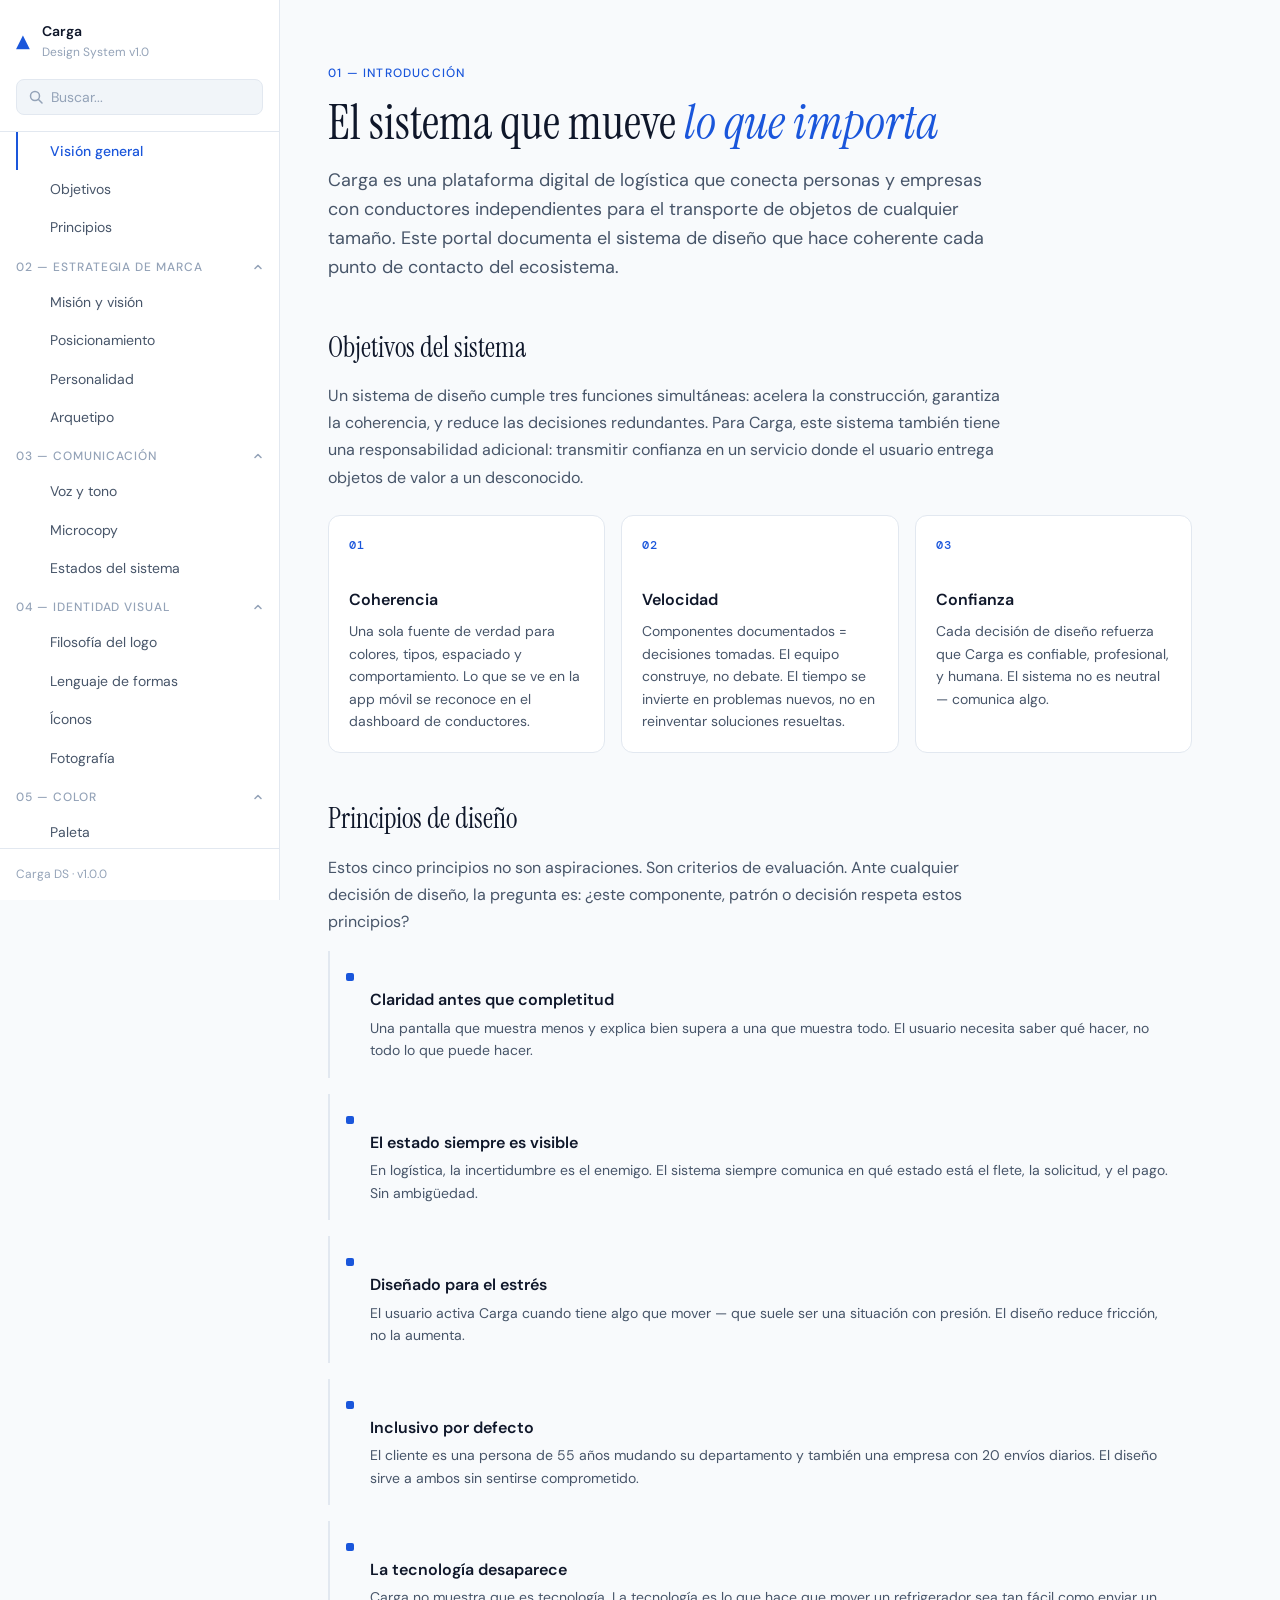
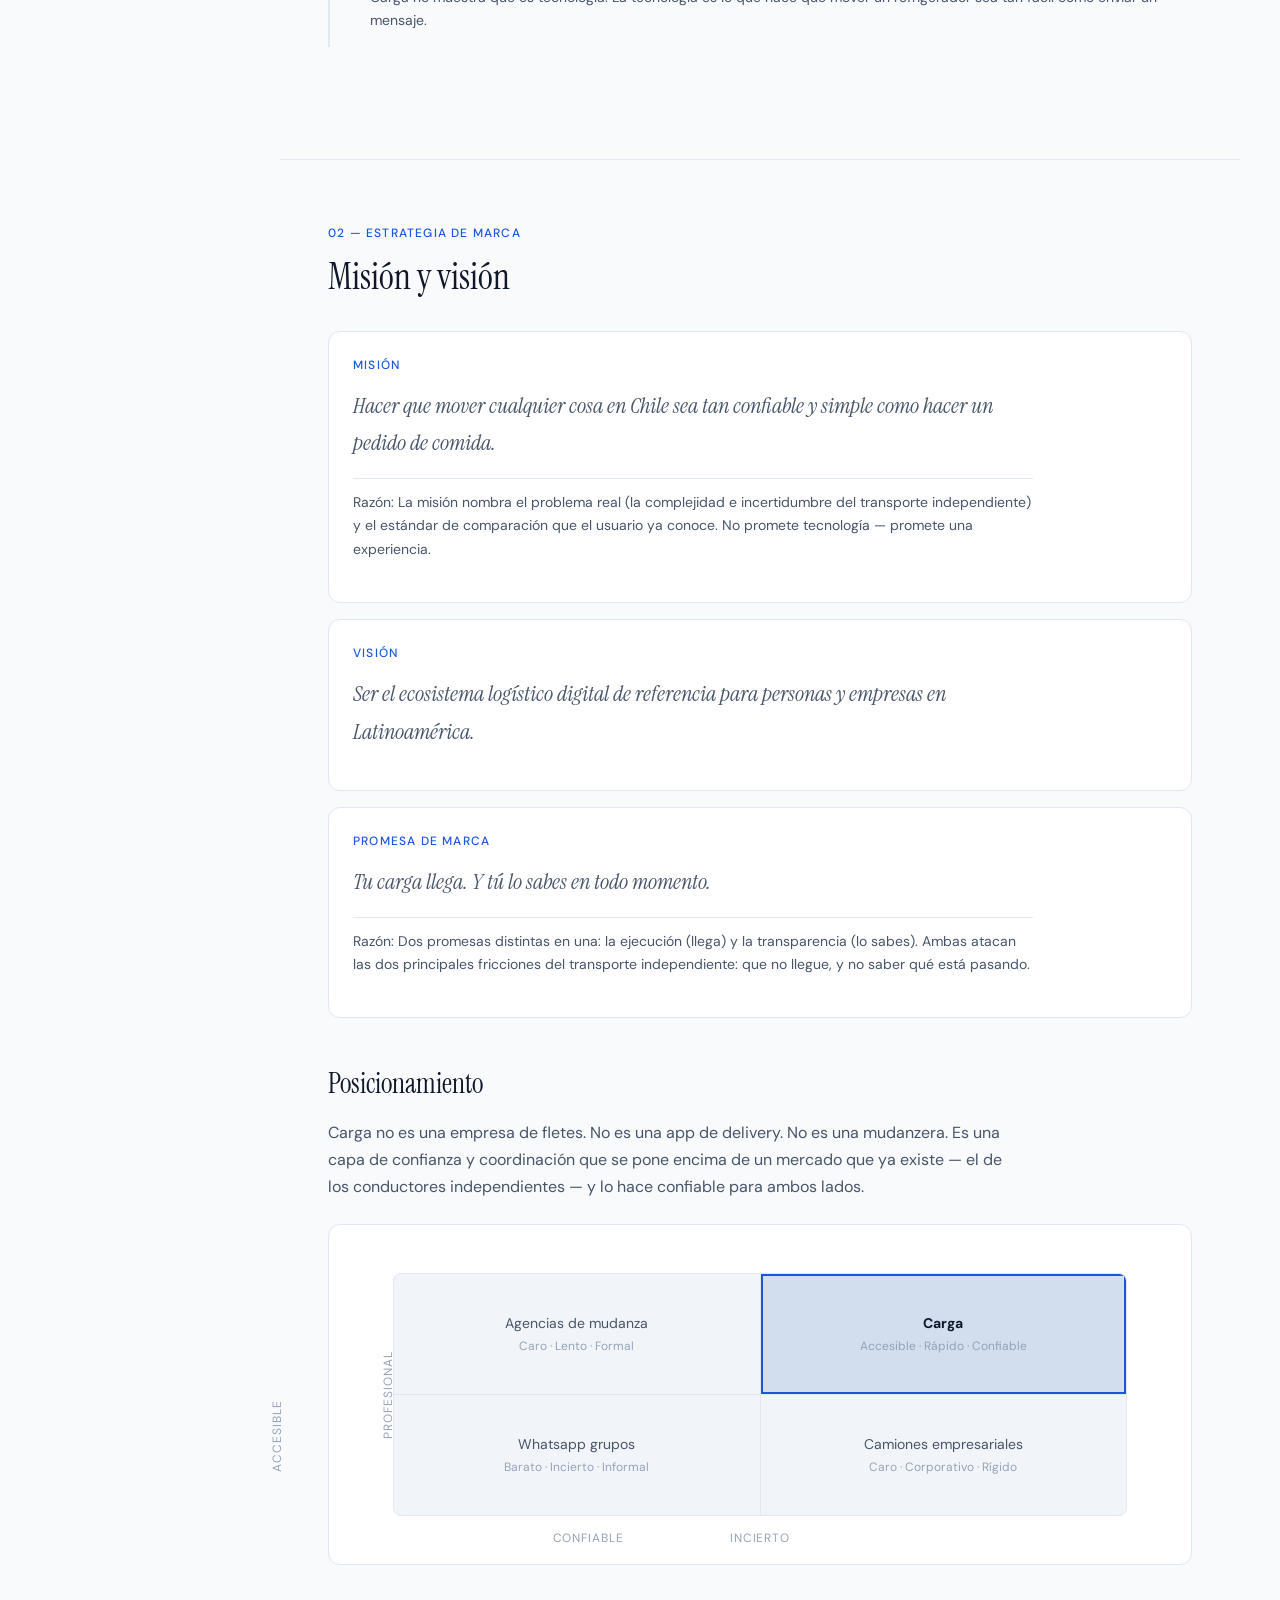
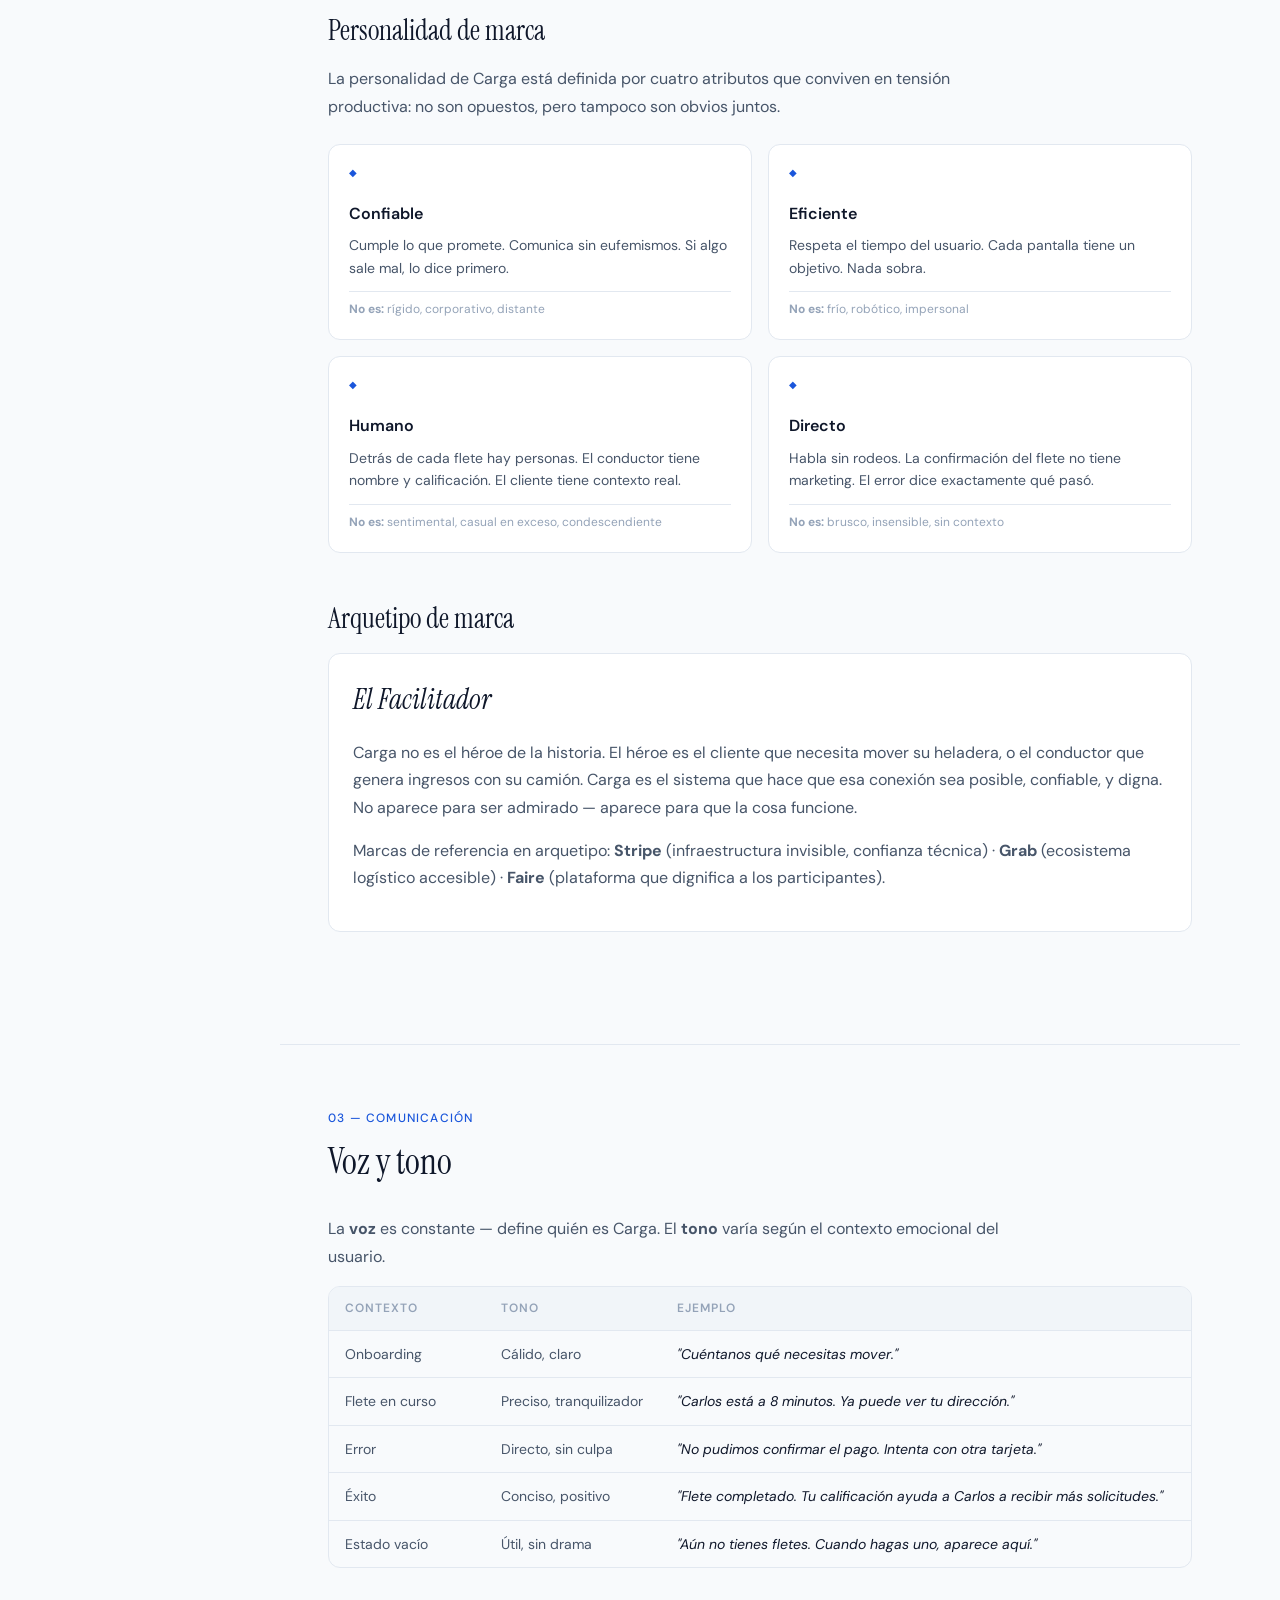
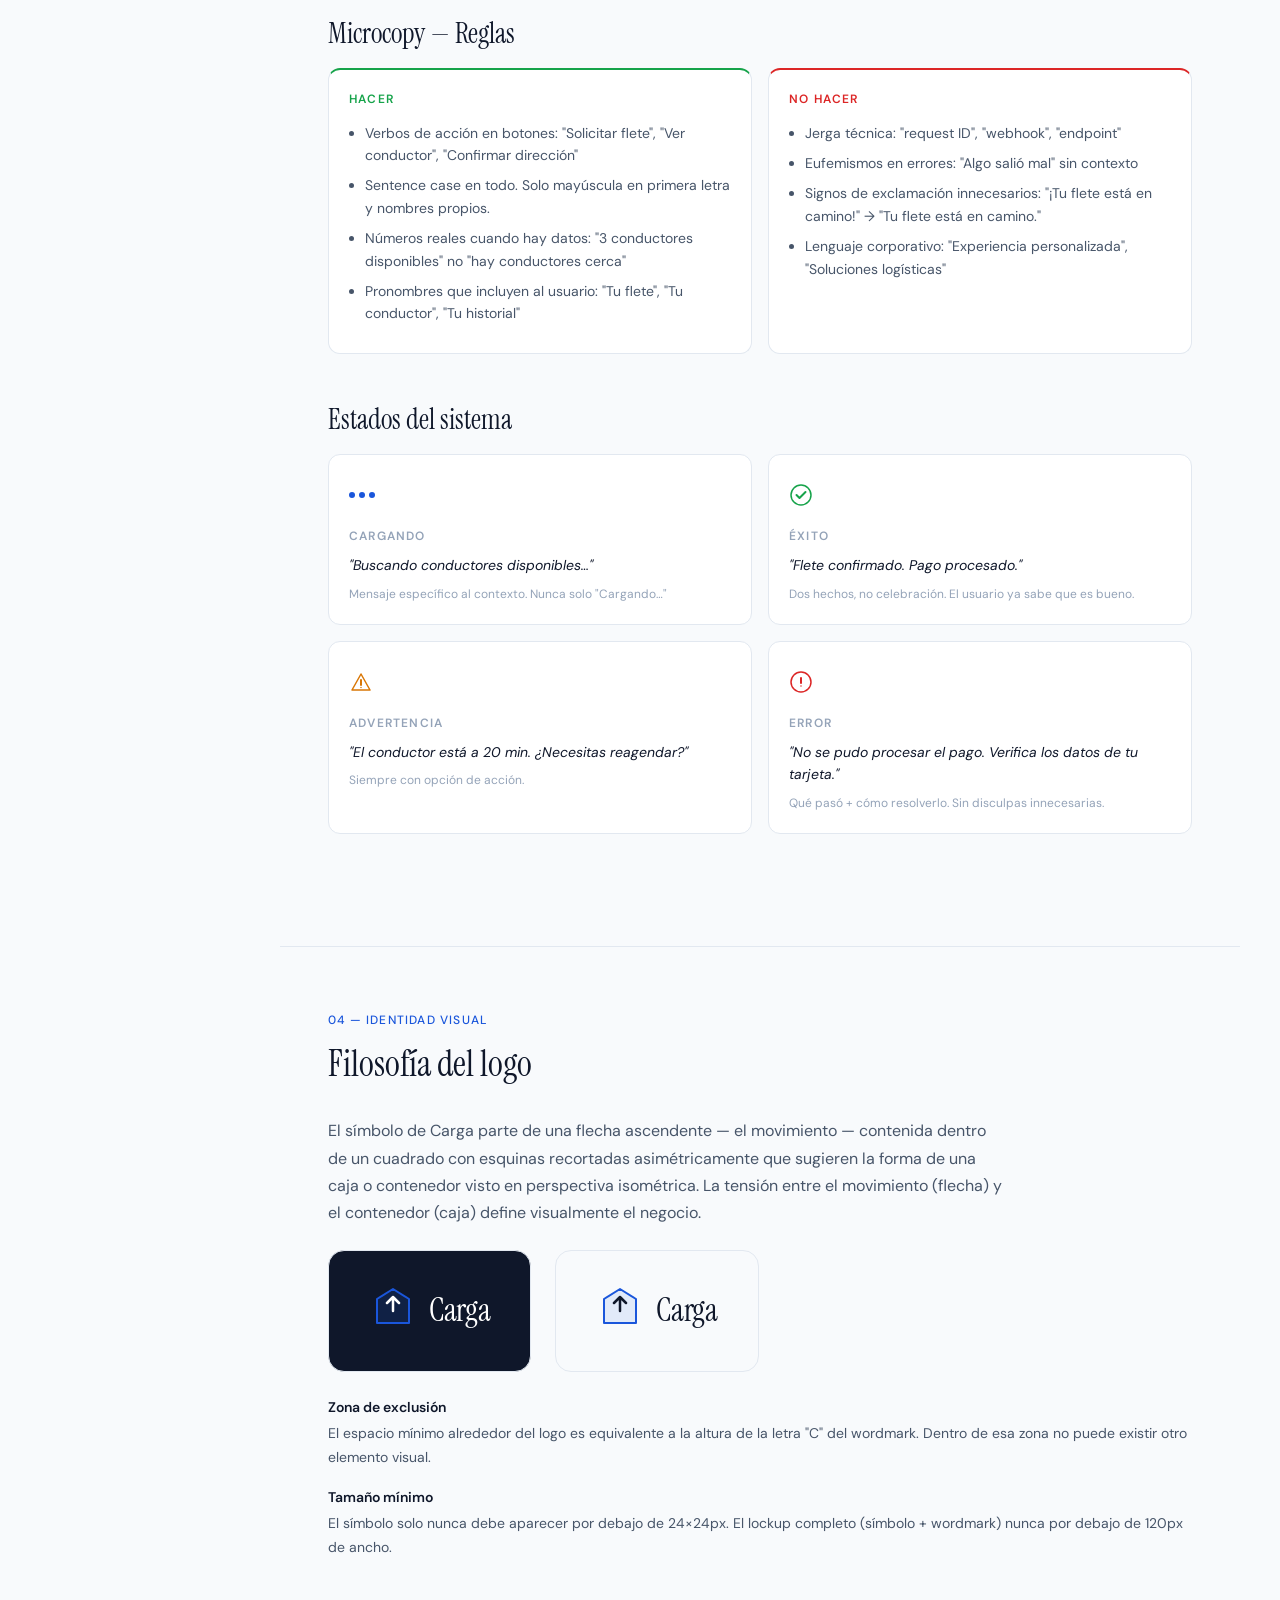
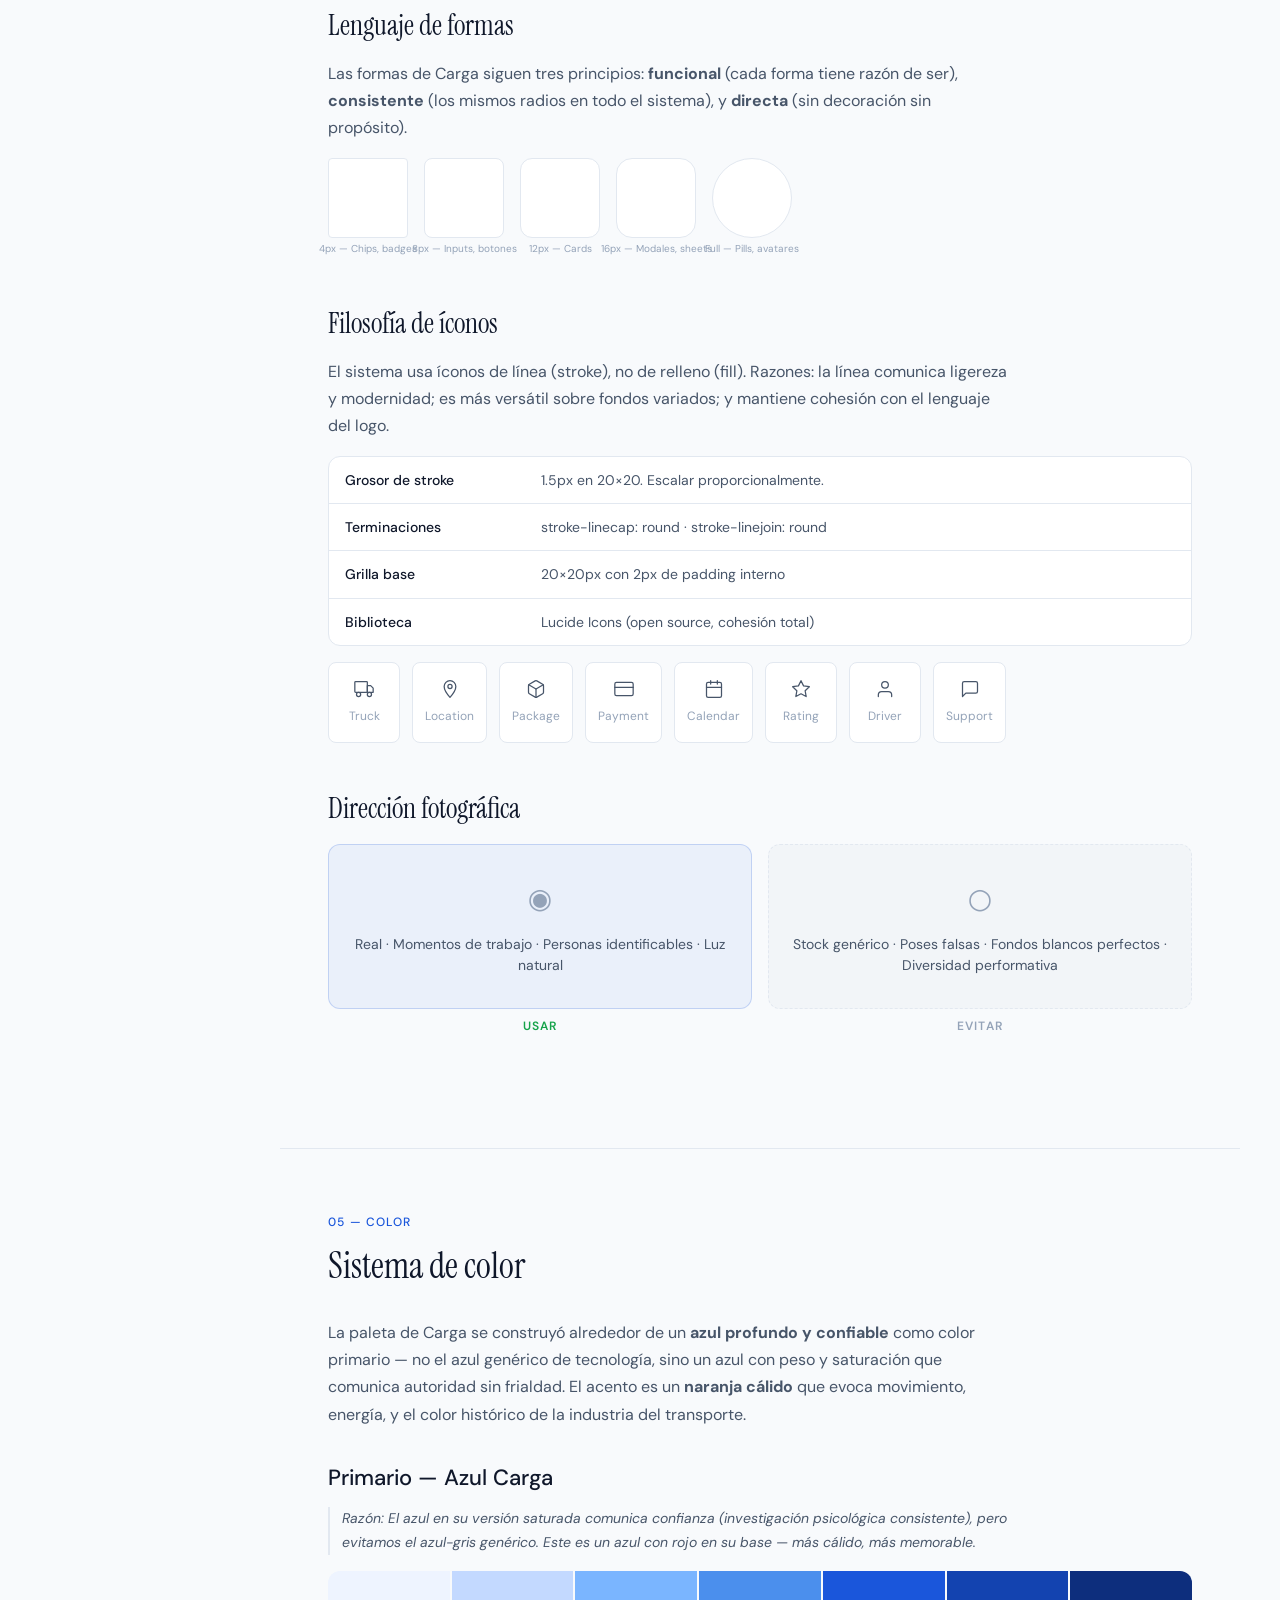
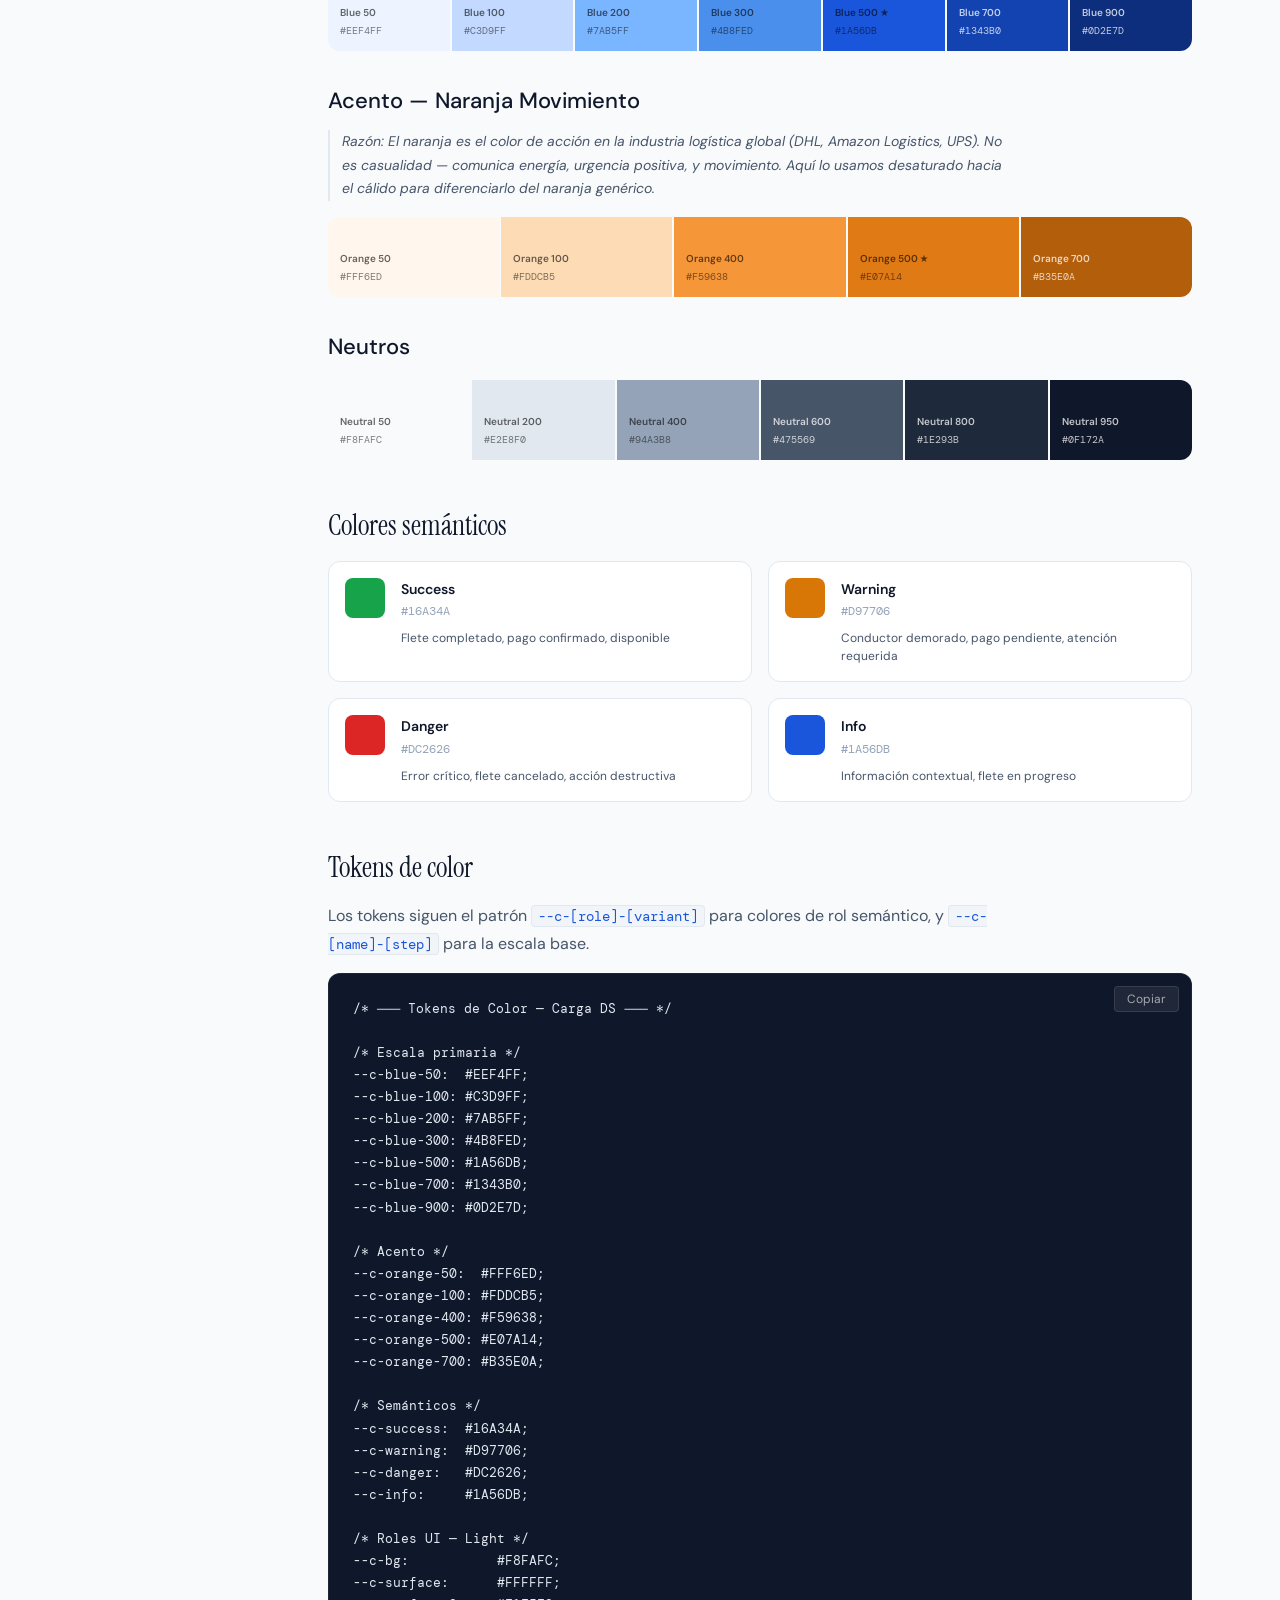
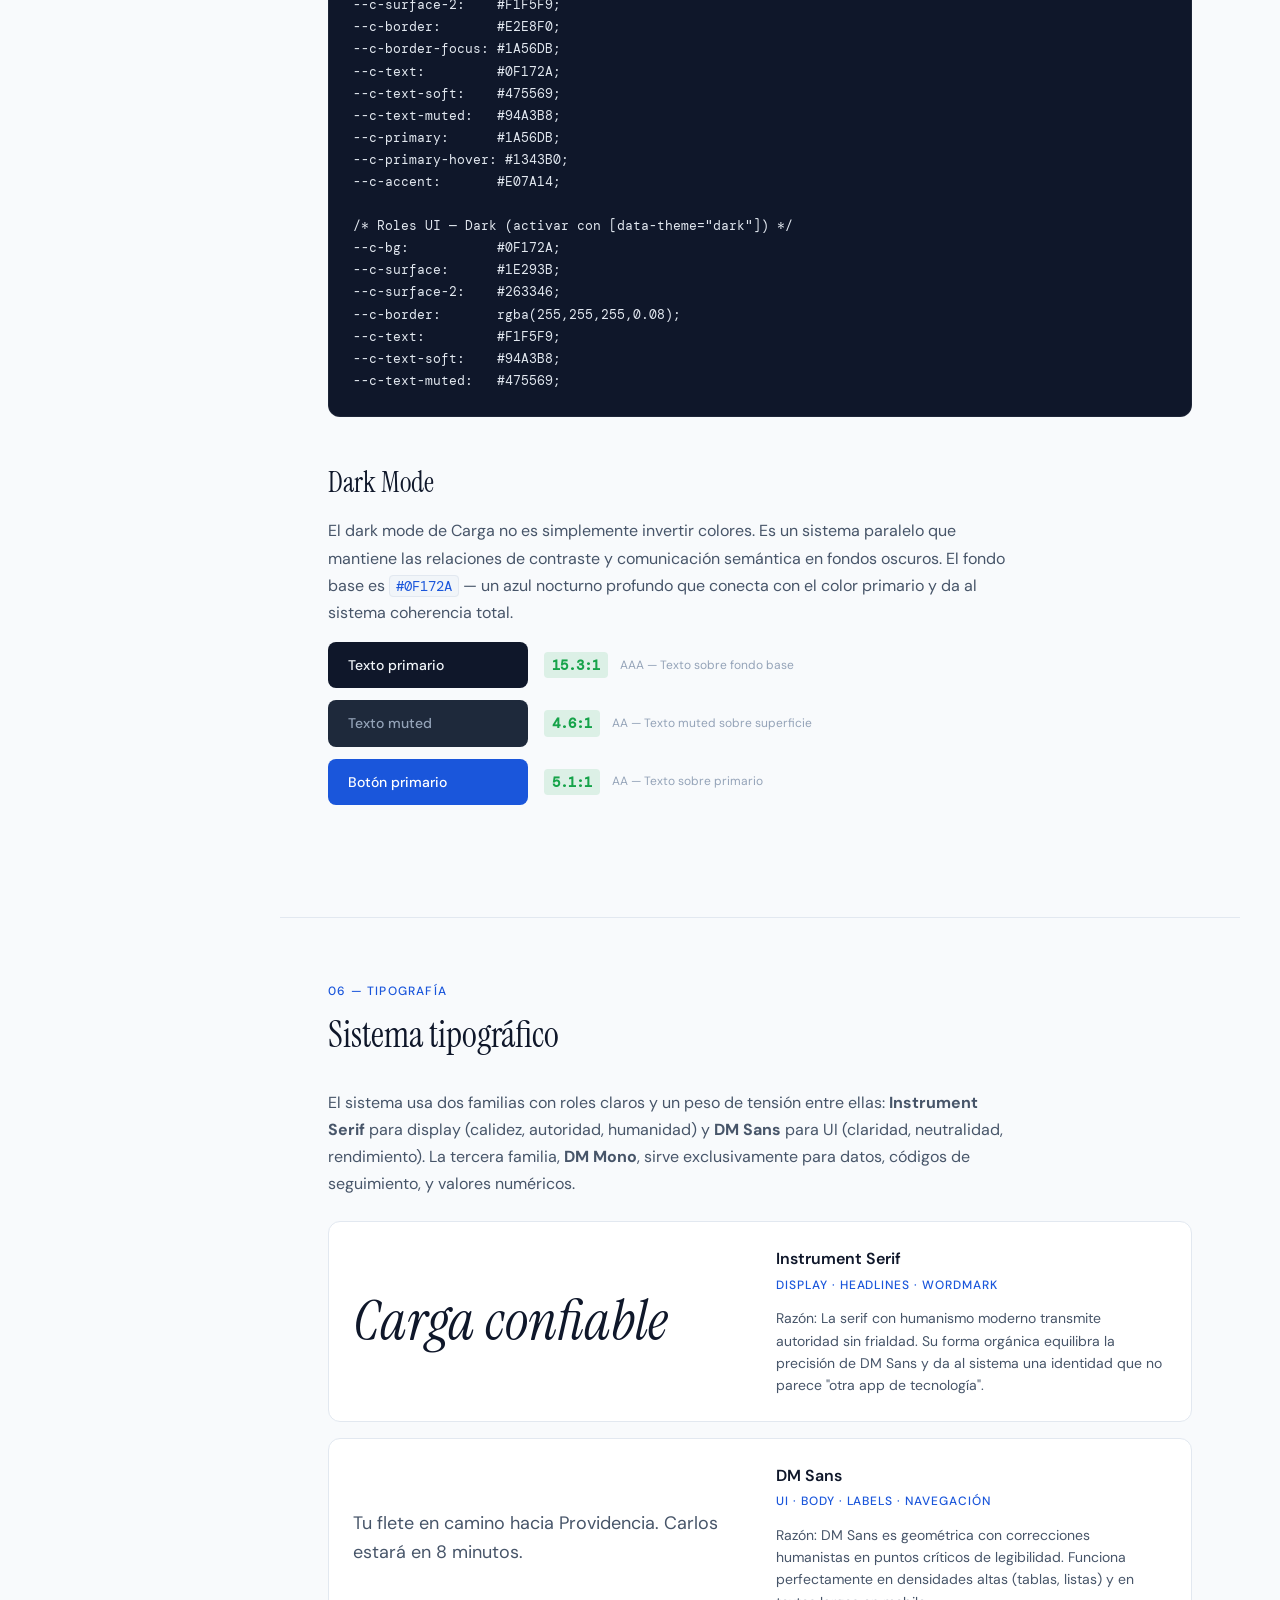
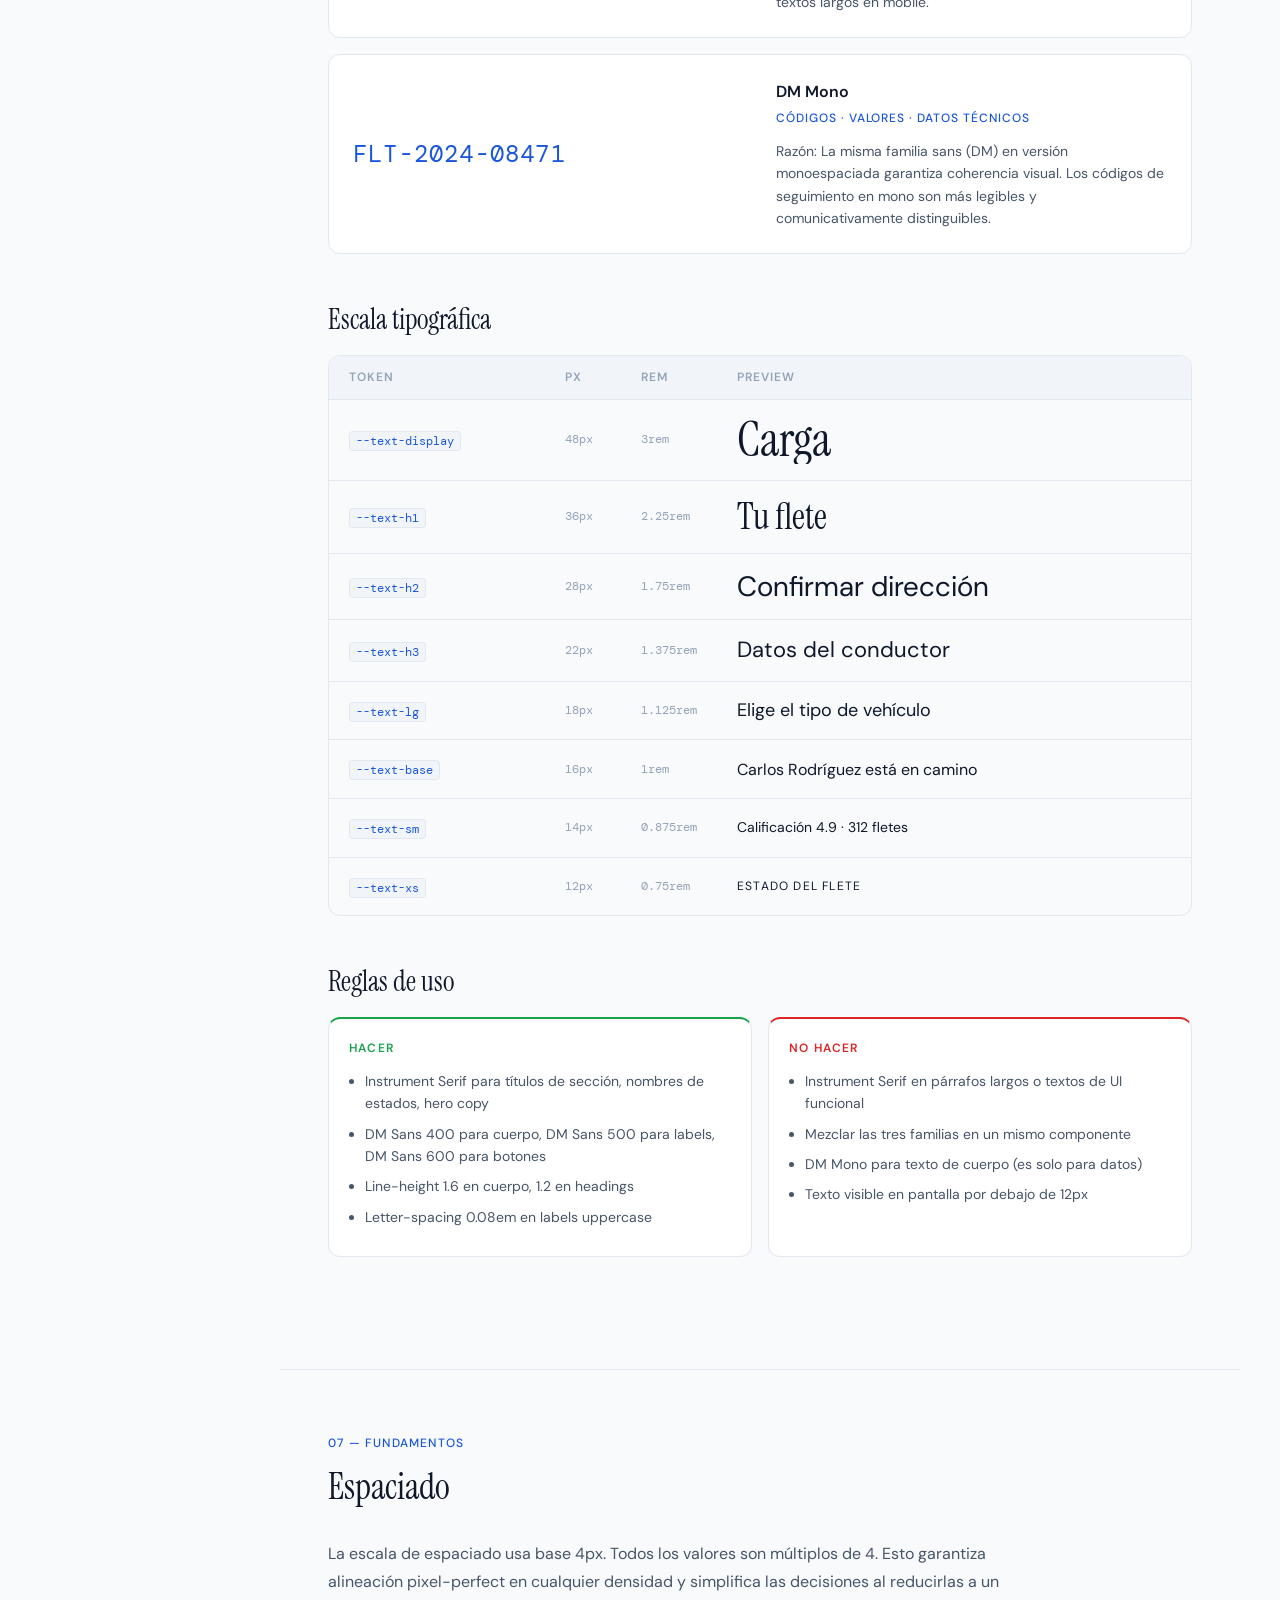
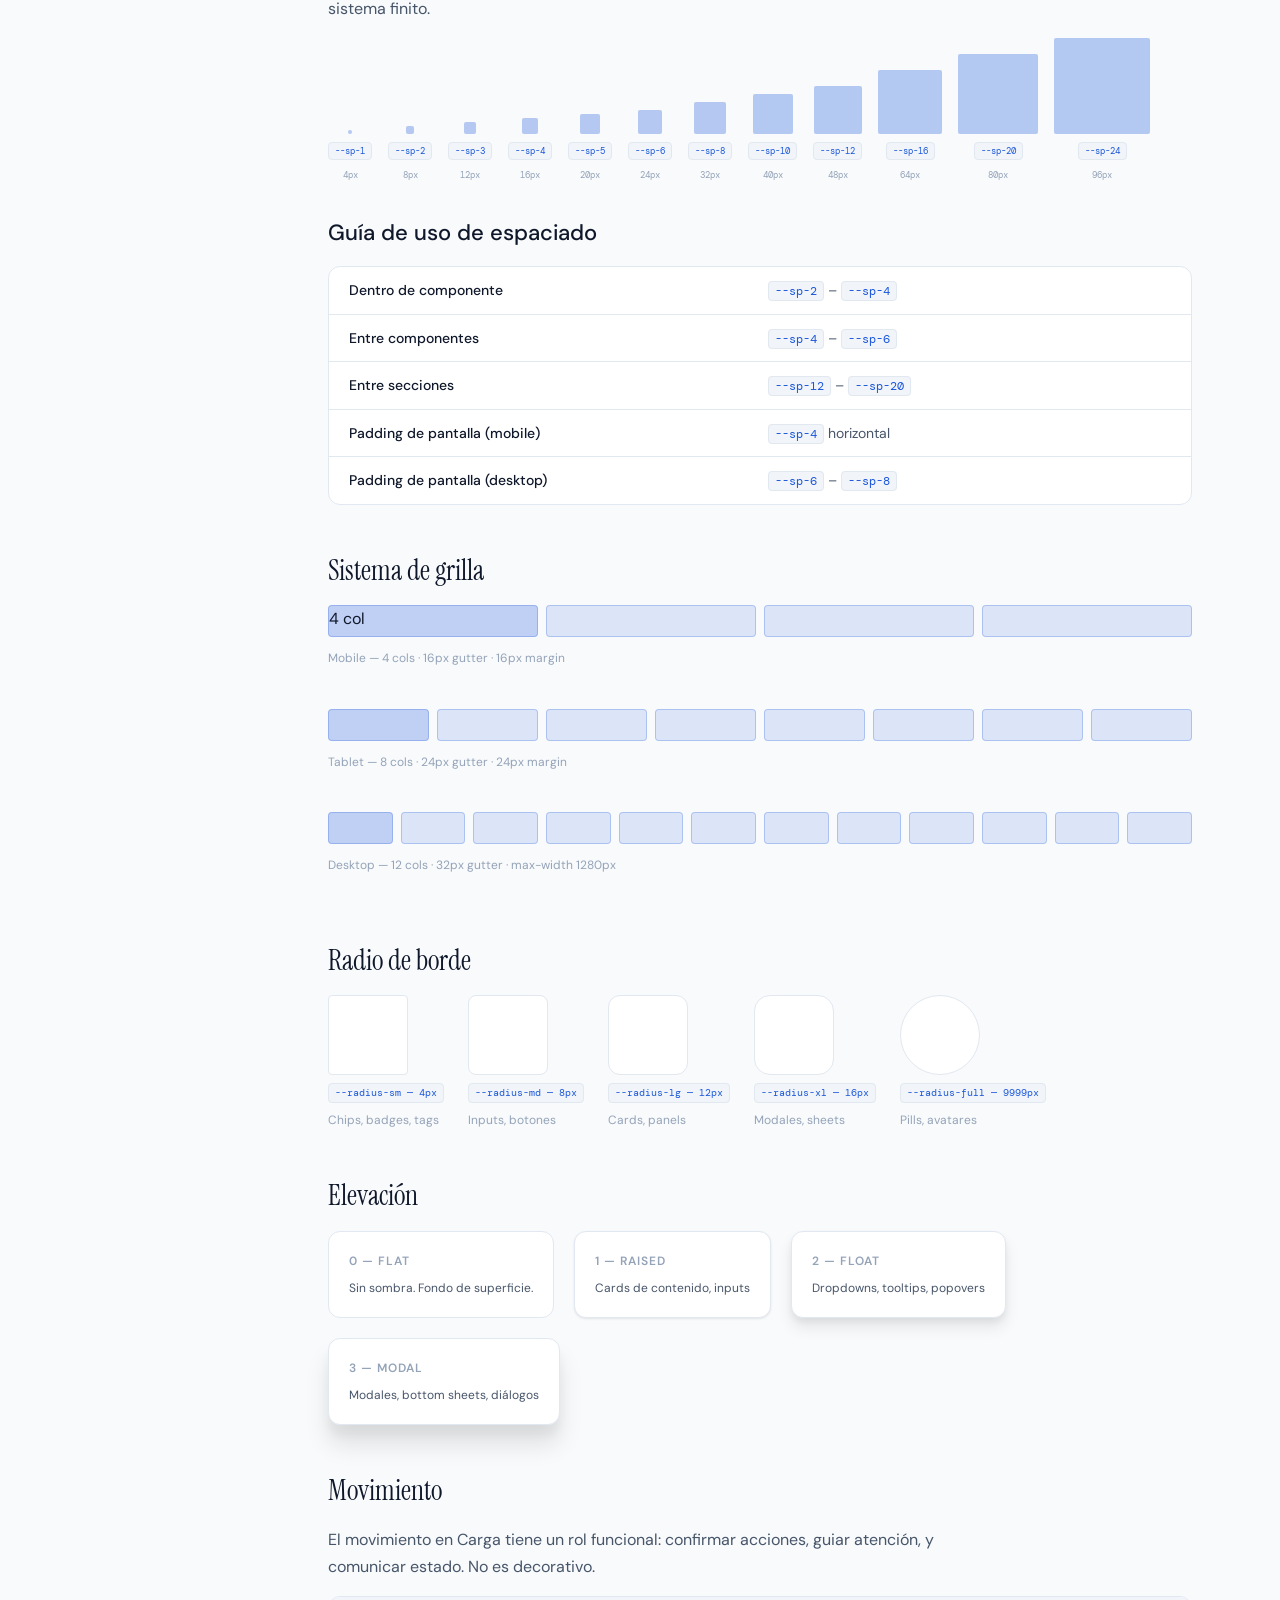
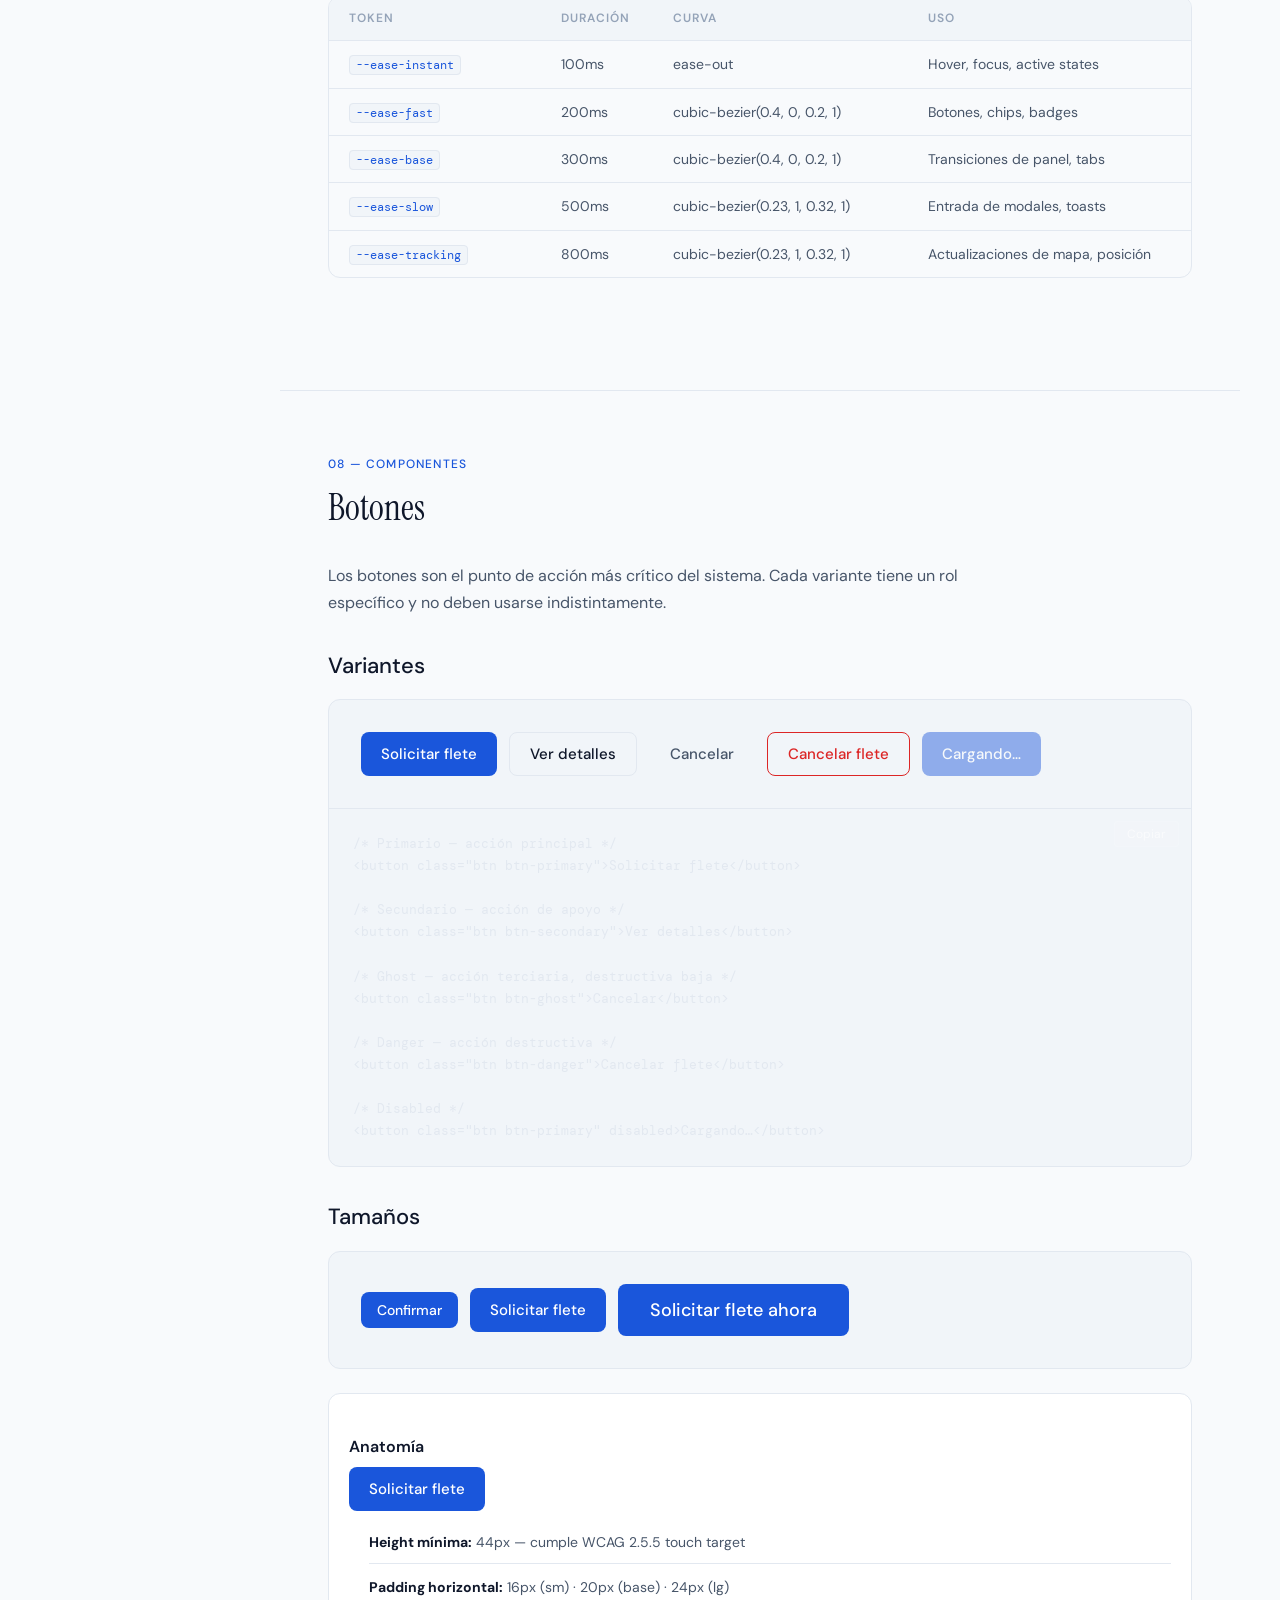
<file: _proceso/carga-design-system.html>
<!DOCTYPE html>
<html lang="es" data-theme="dark">
<head>
<meta charset="UTF-8">
<meta name="viewport" content="width=device-width, initial-scale=1.0">
<title>Carga — Design System</title>
<style>
/* ═══════════════════════════════════════════════════════════
   CARGA — Design System Portal
   styles.css
   Tokens → Layout → Components → Utilities
═══════════════════════════════════════════════════════════ */

/* ── 00 TOKENS ──────────────────────────────────────────── */
:root {
  /* Color scale */
  --color-blue-50:     #EEF4FF;
  --color-blue-100:    #C3D9FF;
  --color-blue-200:    #7AB5FF;
  --color-blue-300:    #4B8FED;
  --color-blue-500:    #1A56DB;
  --color-blue-700:    #1343B0;
  --color-blue-900:    #0D2E7D;
  --color-orange-50:   #FFF6ED;
  --color-orange-500:  #E07A14;
  --color-neutral-50:  #F8FAFC;
  --color-neutral-100: #F1F5F9;
  --color-neutral-200: #E2E8F0;
  --color-neutral-300: #CBD5E1;
  --color-neutral-400: #94A3B8;
  --color-neutral-600: #475569;
  --color-neutral-800: #1E293B;
  --color-neutral-950: #0F172A;

  /* Semantic */
  --c-bg:              var(--color-neutral-50);
  --c-surface:         #FFFFFF;
  --c-surface-2:       var(--color-neutral-100);
  --c-border:          var(--color-neutral-200);
  --c-border-focus:    var(--color-blue-500);
  --c-text:            var(--color-neutral-950);
  --c-text-soft:       var(--color-neutral-600);
  --c-text-muted:      var(--color-neutral-400);
  --c-primary:         var(--color-blue-500);
  --c-primary-hover:   var(--color-blue-700);
  --c-accent:          var(--color-orange-500);
  --c-success:         #16A34A;
  --c-warning:         #D97706;
  --c-danger:          #DC2626;
  --c-info:            var(--color-blue-500);

  /* Typography */
  --font-display:  'Instrument Serif', Georgia, serif;
  --font-body:     'DM Sans', system-ui, -apple-system, sans-serif;
  --font-mono:     'DM Mono', 'Courier New', monospace;
  --text-display:  3rem;
  --text-h1:       2.25rem;
  --text-h2:       1.75rem;
  --text-h3:       1.375rem;
  --text-lg:       1.125rem;
  --text-base:     1rem;
  --text-sm:       0.875rem;
  --text-xs:       0.75rem;

  /* Spacing */
  --sp-1:  0.25rem;
  --sp-2:  0.5rem;
  --sp-3:  0.75rem;
  --sp-4:  1rem;
  --sp-5:  1.25rem;
  --sp-6:  1.5rem;
  --sp-8:  2rem;
  --sp-10: 2.5rem;
  --sp-12: 3rem;
  --sp-16: 4rem;
  --sp-20: 5rem;

  /* Radius */
  --radius-sm:   4px;
  --radius-md:   8px;
  --radius-lg:   12px;
  --radius-xl:   16px;
  --radius-full: 9999px;

  /* Elevation */
  --shadow-1: 0 1px 3px rgba(0,0,0,0.06), 0 1px 2px rgba(0,0,0,0.04);
  --shadow-2: 0 4px 6px rgba(0,0,0,0.05), 0 10px 15px rgba(0,0,0,0.08);
  --shadow-3: 0 20px 25px rgba(0,0,0,0.1), 0 10px 10px rgba(0,0,0,0.04);

  /* Motion */
  --ease-instant: 100ms ease-out;
  --ease-fast:    200ms cubic-bezier(0.4, 0, 0.2, 1);
  --ease-base:    300ms cubic-bezier(0.4, 0, 0.2, 1);
  --ease-slow:    500ms cubic-bezier(0.23, 1, 0.32, 1);

  /* Layout */
  --sidebar-w: 280px;
  --topbar-h:  56px;
}

[data-theme="dark"] {
  --c-bg:        var(--color-neutral-950);
  --c-surface:   var(--color-neutral-800);
  --c-surface-2: #1a2438;
  --c-border:    rgba(255,255,255,0.07);
  --c-text:      var(--color-neutral-100);
  --c-text-soft: var(--color-neutral-400);
  --c-text-muted: var(--color-neutral-600);
  --shadow-1: 0 1px 3px rgba(0,0,0,0.4);
  --shadow-2: 0 4px 6px rgba(0,0,0,0.3), 0 10px 15px rgba(0,0,0,0.35);
  --shadow-3: 0 20px 25px rgba(0,0,0,0.5);
}

/* ── 01 RESET & BASE ────────────────────────────────────── */
*, *::before, *::after {
  box-sizing: border-box;
  margin: 0;
  padding: 0;
}

html {
  scroll-behavior: smooth;
  -webkit-text-size-adjust: 100%;
}

body {
  font-family: var(--font-body);
  font-size: var(--text-base);
  line-height: 1.6;
  color: var(--c-text);
  background: var(--c-bg);
  transition: background var(--ease-base), color var(--ease-base);
}

/* ── 02 PROGRESS BAR ────────────────────────────────────── */
.progress-bar {
  position: fixed;
  top: 0;
  left: 0;
  width: 0%;
  height: 2px;
  background: var(--c-primary);
  z-index: 100;
  transition: width 0.1s linear;
}

/* ── 03 TOPBAR ──────────────────────────────────────────── */
.topbar {
  position: fixed;
  top: 0;
  left: 0;
  right: 0;
  height: var(--topbar-h);
  background: var(--c-surface);
  border-bottom: 1px solid var(--c-border);
  display: flex;
  align-items: center;
  padding: 0 var(--sp-4);
  gap: var(--sp-3);
  z-index: 60;
  display: none;
}

.topbar-brand {
  flex: 1;
  display: flex;
  align-items: center;
  gap: var(--sp-2);
  font-weight: 600;
  font-size: var(--text-sm);
}

.topbar-brand em {
  font-style: normal;
  font-weight: 300;
  color: var(--c-text-soft);
}

/* ── 04 SIDEBAR ─────────────────────────────────────────── */
.sidebar {
  position: fixed;
  top: 0;
  left: 0;
  bottom: 0;
  width: var(--sidebar-w);
  background: var(--c-surface);
  border-right: 1px solid var(--c-border);
  display: flex;
  flex-direction: column;
  z-index: 50;
  overflow: hidden;
}

.sidebar-overlay {
  display: none;
}

.sidebar-header {
  padding: var(--sp-5) var(--sp-4) var(--sp-4);
  border-bottom: 1px solid var(--c-border);
  flex-shrink: 0;
}

.sidebar-brand {
  display: flex;
  align-items: center;
  gap: var(--sp-3);
  margin-bottom: var(--sp-4);
}

.brand-mark {
  font-size: 18px;
  color: var(--c-primary);
  line-height: 1;
}

.brand-name {
  font-size: var(--text-sm);
  font-weight: 600;
  color: var(--c-text);
  display: block;
}

.brand-sub {
  font-size: var(--text-xs);
  color: var(--c-text-muted);
  display: block;
  margin-top: 1px;
}

/* Search */
.search-wrap {
  display: flex;
  align-items: center;
  gap: var(--sp-2);
  background: var(--c-surface-2);
  border: 1px solid var(--c-border);
  border-radius: var(--radius-md);
  padding: var(--sp-2) var(--sp-3);
  color: var(--c-text-muted);
}

.search-wrap input {
  flex: 1;
  background: none;
  border: none;
  outline: none;
  font-family: var(--font-body);
  font-size: var(--text-sm);
  color: var(--c-text);
}

.search-wrap input::placeholder {
  color: var(--c-text-muted);
}

/* Nav list */
.nav-list {
  flex: 1;
  overflow-y: auto;
  padding: var(--sp-3) 0;
  scrollbar-width: thin;
  scrollbar-color: var(--c-border) transparent;
}

.nav-group {
  margin-bottom: var(--sp-1);
}

.nav-group-toggle {
  width: 100%;
  display: flex;
  align-items: center;
  justify-content: space-between;
  padding: var(--sp-2) var(--sp-4);
  background: none;
  border: none;
  cursor: pointer;
  color: var(--c-text-muted);
  font-family: var(--font-body);
  font-size: var(--text-xs);
  font-weight: 500;
  letter-spacing: 0.08em;
  text-transform: uppercase;
  transition: color var(--ease-fast);
}

.nav-group-toggle:hover {
  color: var(--c-text);
}

.chevron {
  transition: transform var(--ease-fast);
  flex-shrink: 0;
}

.nav-group-toggle[aria-expanded="true"] .chevron {
  transform: rotate(180deg);
}

.nav-sub {
  list-style: none;
  overflow: hidden;
  transition: max-height var(--ease-base);
  max-height: 800px;
}

.nav-sub.collapsed {
  max-height: 0;
}

.nav-link {
  display: block;
  padding: var(--sp-2) var(--sp-4) var(--sp-2) var(--sp-8);
  font-size: var(--text-sm);
  color: var(--c-text-soft);
  text-decoration: none;
  border-left: 2px solid transparent;
  transition: color var(--ease-fast), border-color var(--ease-fast);
  margin-left: var(--sp-4);
}

.nav-link:hover {
  color: var(--c-text);
}

.nav-link.active {
  color: var(--c-primary);
  border-left-color: var(--c-primary);
  font-weight: 500;
}

.sidebar-footer {
  padding: var(--sp-4);
  border-top: 1px solid var(--c-border);
  font-size: var(--text-xs);
  color: var(--c-text-muted);
  flex-shrink: 0;
}

/* ── 05 MAIN LAYOUT ─────────────────────────────────────── */
.main {
  margin-left: var(--sidebar-w);
  min-height: 100vh;
  padding-bottom: var(--sp-20);
}

/* Theme toggle */
.theme-toggle {
  background: none;
  border: 1px solid var(--c-border);
  border-radius: var(--radius-md);
  width: 36px;
  height: 36px;
  display: flex;
  align-items: center;
  justify-content: center;
  cursor: pointer;
  color: var(--c-text-soft);
  transition: color var(--ease-fast), border-color var(--ease-fast);
  position: fixed;
  top: calc((var(--sp-12) - 36px) / 2 + 4px);
  right: var(--sp-5);
  z-index: 55;
}

.theme-toggle:hover {
  color: var(--c-text);
  border-color: var(--c-text-muted);
}

.icon-moon { display: none; }
[data-theme="dark"] .icon-sun { display: none; }
[data-theme="dark"] .icon-moon { display: block; }

/* ── 06 DOC SECTION ─────────────────────────────────────── */
.doc-section {
  padding: var(--sp-16) var(--sp-12);
  border-bottom: 1px solid var(--c-border);
  max-width: 960px;
}

.doc-section:last-of-type {
  border-bottom: none;
}

/* Section hero */
.section-hero {
  margin-bottom: var(--sp-12);
}

.hero-eyebrow,
.section-eyebrow {
  font-size: var(--text-xs);
  font-weight: 500;
  letter-spacing: 0.1em;
  text-transform: uppercase;
  color: var(--c-primary);
  margin-bottom: var(--sp-3);
}

.hero-title {
  font-family: var(--font-display);
  font-size: clamp(var(--text-h1), 4vw, var(--text-display));
  font-weight: 400;
  line-height: 1.15;
  color: var(--c-text);
  margin-bottom: var(--sp-4);
}

.hero-title em {
  font-style: italic;
  color: var(--c-primary);
}

.hero-lead {
  font-size: var(--text-lg);
  color: var(--c-text-soft);
  line-height: var(--lh-base, 1.6);
  max-width: 680px;
}

.section-header {
  margin-bottom: var(--sp-8);
}

.section-header h2 {
  font-family: var(--font-display);
  font-size: var(--text-h1);
  font-weight: 400;
  line-height: 1.2;
  color: var(--c-text);
  margin-top: var(--sp-2);
}

/* Content blocks */
.content-block {
  margin-bottom: var(--sp-12);
}

.content-block h2 {
  font-family: var(--font-display);
  font-size: var(--text-h2);
  font-weight: 400;
  color: var(--c-text);
  margin-bottom: var(--sp-4);
  line-height: 1.3;
}

.content-block h3 {
  font-size: var(--text-h3);
  font-weight: 500;
  color: var(--c-text);
  margin-bottom: var(--sp-3);
  margin-top: var(--sp-8);
}

.content-block h4 {
  font-size: var(--text-base);
  font-weight: 600;
  color: var(--c-text);
  margin-bottom: var(--sp-2);
  margin-top: var(--sp-5);
}

.content-block p {
  color: var(--c-text-soft);
  line-height: 1.7;
  margin-bottom: var(--sp-4);
  max-width: 680px;
}

.content-block ul {
  color: var(--c-text-soft);
  padding-left: var(--sp-5);
  margin-bottom: var(--sp-4);
}

.content-block ul li {
  line-height: 1.7;
  margin-bottom: var(--sp-1);
}

code {
  font-family: var(--font-mono);
  font-size: 0.875em;
  background: var(--c-surface-2);
  border: 1px solid var(--c-border);
  border-radius: var(--radius-sm);
  padding: 1px 6px;
  color: var(--c-primary);
}

/* ── 07 PRINCIPLES ──────────────────────────────────────── */
.trio-grid {
  display: grid;
  grid-template-columns: repeat(3, 1fr);
  gap: var(--sp-4);
  margin-top: var(--sp-6);
}

.principle-card {
  background: var(--c-surface);
  border: 1px solid var(--c-border);
  border-radius: var(--radius-lg);
  padding: var(--sp-5);
}

.principle-num {
  font-family: var(--font-mono);
  font-size: var(--text-xs);
  color: var(--c-primary);
  font-weight: 500;
  letter-spacing: 0.08em;
  margin-bottom: var(--sp-3);
}

.principle-card h3 {
  font-size: var(--text-base);
  font-weight: 600;
  color: var(--c-text);
  margin-bottom: var(--sp-2);
}

.principle-card p {
  font-size: var(--text-sm);
  color: var(--c-text-soft);
  line-height: 1.6;
  max-width: none;
  margin: 0;
}

.principles-list {
  display: flex;
  flex-direction: column;
  gap: var(--sp-4);
}

.principle-item {
  display: flex;
  gap: var(--sp-4);
  align-items: flex-start;
  padding: var(--sp-4);
  border-left: 2px solid var(--c-border);
  transition: border-color var(--ease-fast);
}

.principle-item:hover {
  border-left-color: var(--c-primary);
}

.principle-dot {
  width: 8px;
  height: 8px;
  border-radius: 2px;
  background: var(--c-primary);
  flex-shrink: 0;
  margin-top: 6px;
}

.principle-item h4 {
  font-size: var(--text-base);
  font-weight: 600;
  color: var(--c-text);
  margin-bottom: var(--sp-1);
}

.principle-item p {
  font-size: var(--text-sm);
  color: var(--c-text-soft);
  line-height: 1.6;
  margin: 0;
  max-width: none;
}

/* ── 08 BRAND STRATEGY ──────────────────────────────────── */
.statement-block {
  background: var(--c-surface);
  border: 1px solid var(--c-border);
  border-radius: var(--radius-lg);
  padding: var(--sp-6);
  margin-bottom: var(--sp-4);
}

.statement-label {
  font-size: var(--text-xs);
  font-weight: 500;
  letter-spacing: 0.1em;
  text-transform: uppercase;
  color: var(--c-primary);
  margin-bottom: var(--sp-3);
}

.statement-text {
  font-family: var(--font-display);
  font-size: var(--text-h3);
  font-weight: 400;
  color: var(--c-text);
  line-height: 1.4;
  font-style: italic;
  margin-bottom: var(--sp-4);
  max-width: none;
}

.statement-reasoning {
  font-size: var(--text-sm);
  color: var(--c-text-muted);
  border-top: 1px solid var(--c-border);
  padding-top: var(--sp-3);
  margin: 0;
  max-width: none;
}

/* Positioning map */
.positioning-map {
  position: relative;
  background: var(--c-surface);
  border: 1px solid var(--c-border);
  border-radius: var(--radius-lg);
  padding: var(--sp-8);
  margin-top: var(--sp-6);
}

.pos-grid {
  display: grid;
  grid-template-columns: 1fr 1fr;
  gap: 1px;
  background: var(--c-border);
  border: 1px solid var(--c-border);
  border-radius: var(--radius-md);
  overflow: hidden;
  margin: var(--sp-4) var(--sp-8);
}

.pos-quadrant {
  background: var(--c-surface-2);
  padding: var(--sp-5);
  display: flex;
  align-items: center;
  justify-content: center;
  min-height: 120px;
}

.pos-quadrant span {
  font-size: var(--text-sm);
  text-align: center;
  color: var(--c-text-soft);
}

.pos-quadrant small {
  display: block;
  font-size: var(--text-xs);
  color: var(--c-text-muted);
  margin-top: 2px;
}

.pos-highlight {
  background: rgba(26, 86, 219, 0.08);
  border: 2px solid var(--c-primary);
}

.pos-highlight span {
  color: var(--c-text);
}

.pos-axis-y, .pos-axis-x {
  position: absolute;
  font-size: var(--text-xs);
  color: var(--c-text-muted);
  text-transform: uppercase;
  letter-spacing: 0.08em;
}

.pos-axis-y { left: var(--sp-4); top: 50%; transform: translateY(-50%) rotate(-90deg); }
.pos-axis-y2 { left: var(--sp-4); bottom: var(--sp-4); transform: rotate(-90deg); transform-origin: left; }
.pos-axis-x { bottom: var(--sp-4); left: 50%; transform: translateX(-50%); }
.pos-axis-x2 { bottom: var(--sp-4); right: var(--sp-4); }

/* Attributes */
.attr-grid {
  display: grid;
  grid-template-columns: repeat(2, 1fr);
  gap: var(--sp-4);
  margin-top: var(--sp-6);
}

.attr-card {
  background: var(--c-surface);
  border: 1px solid var(--c-border);
  border-radius: var(--radius-lg);
  padding: var(--sp-5);
}

.attr-icon {
  font-size: 10px;
  color: var(--c-primary);
  margin-bottom: var(--sp-3);
}

.attr-card h4 {
  font-size: var(--text-base);
  font-weight: 600;
  color: var(--c-text);
  margin-bottom: var(--sp-2);
}

.attr-card p {
  font-size: var(--text-sm);
  color: var(--c-text-soft);
  line-height: 1.6;
  margin-bottom: var(--sp-3);
  max-width: none;
}

.attr-not {
  font-size: var(--text-xs);
  color: var(--c-text-muted);
  border-top: 1px solid var(--c-border);
  padding-top: var(--sp-2);
}

.archetype-block {
  background: var(--c-surface);
  border: 1px solid var(--c-border);
  border-radius: var(--radius-lg);
  padding: var(--sp-6);
}

.archetype-name {
  font-family: var(--font-display);
  font-size: var(--text-h2);
  font-style: italic;
  color: var(--c-text);
  margin-bottom: var(--sp-4);
}

.archetype-block p {
  max-width: none;
}

/* ── 09 VOICE ───────────────────────────────────────────── */
.voice-table {
  border: 1px solid var(--c-border);
  border-radius: var(--radius-lg);
  overflow: hidden;
  margin-top: var(--sp-4);
}

.voice-row {
  display: grid;
  grid-template-columns: 140px 160px 1fr;
  gap: var(--sp-4);
  padding: var(--sp-3) var(--sp-4);
  border-bottom: 1px solid var(--c-border);
  font-size: var(--text-sm);
  color: var(--c-text-soft);
}

.voice-row:last-child { border-bottom: none; }

.voice-header {
  background: var(--c-surface-2);
  font-size: var(--text-xs);
  font-weight: 600;
  letter-spacing: 0.08em;
  text-transform: uppercase;
  color: var(--c-text-muted);
}

.voice-row em {
  font-style: italic;
  color: var(--c-text);
}

/* Rule lists */
.rule-list {
  display: grid;
  grid-template-columns: 1fr 1fr;
  gap: var(--sp-4);
  margin-top: var(--sp-4);
}

.rule-item {
  background: var(--c-surface);
  border: 1px solid var(--c-border);
  border-radius: var(--radius-lg);
  padding: var(--sp-5);
}

.rule-item.rule-do { border-top: 2px solid var(--c-success); }
.rule-item.rule-dont { border-top: 2px solid var(--c-danger); }

.rule-tag {
  font-size: var(--text-xs);
  font-weight: 600;
  letter-spacing: 0.1em;
  text-transform: uppercase;
  margin-bottom: var(--sp-3);
}

.rule-do .rule-tag { color: var(--c-success); }
.rule-dont .rule-tag { color: var(--c-danger); }

.rule-item ul {
  padding-left: var(--sp-4);
  margin: 0;
}

.rule-item ul li {
  font-size: var(--text-sm);
  color: var(--c-text-soft);
  line-height: 1.6;
  margin-bottom: var(--sp-2);
}

/* System states */
.states-grid {
  display: grid;
  grid-template-columns: repeat(2, 1fr);
  gap: var(--sp-4);
  margin-top: var(--sp-4);
}

.state-card {
  background: var(--c-surface);
  border: 1px solid var(--c-border);
  border-radius: var(--radius-lg);
  padding: var(--sp-5);
}

.state-icon-wrap {
  height: 40px;
  display: flex;
  align-items: center;
  margin-bottom: var(--sp-3);
}

.state-label {
  font-size: var(--text-xs);
  font-weight: 600;
  letter-spacing: 0.1em;
  text-transform: uppercase;
  color: var(--c-text-muted);
  margin-bottom: var(--sp-2);
}

.state-copy {
  font-size: var(--text-sm);
  font-style: italic;
  color: var(--c-text);
  margin-bottom: var(--sp-2);
}

.state-note {
  font-size: var(--text-xs);
  color: var(--c-text-muted);
}

/* Loading dots */
.loading-dots {
  display: flex;
  gap: 4px;
  align-items: center;
}

.loading-dots span {
  width: 6px;
  height: 6px;
  border-radius: 50%;
  background: var(--c-primary);
  animation: ldot 1.2s ease-in-out infinite;
}

.loading-dots span:nth-child(2) { animation-delay: 0.2s; }
.loading-dots span:nth-child(3) { animation-delay: 0.4s; }

@keyframes ldot {
  0%, 80%, 100% { transform: scale(0.6); opacity: 0.4; }
  40% { transform: scale(1); opacity: 1; }
}

/* ── 10 IDENTITY ────────────────────────────────────────── */
.logo-preview-block {
  display: flex;
  gap: var(--sp-6);
  margin: var(--sp-6) 0;
  flex-wrap: wrap;
}

.logo-preview {
  display: flex;
  align-items: center;
  gap: var(--sp-3);
  padding: var(--sp-8) var(--sp-10);
  border-radius: var(--radius-xl);
  border: 1px solid var(--c-border);
}

.logo-dark { background: var(--color-neutral-950); }
.logo-light { background: #F8FAFC; }

.logo-wordmark {
  font-family: var(--font-display);
  font-size: 2rem;
  font-weight: 400;
  color: white;
  letter-spacing: -0.01em;
}

.logo-wordmark-dark { color: var(--color-neutral-950); }

.logo-rules h4 {
  font-size: var(--text-sm);
  font-weight: 600;
  color: var(--c-text);
  margin-bottom: var(--sp-1);
  margin-top: var(--sp-4);
}

.logo-rules p {
  font-size: var(--text-sm);
  max-width: none;
}

/* Shape grid */
.shape-grid {
  display: flex;
  gap: var(--sp-4);
  flex-wrap: wrap;
  margin-top: var(--sp-4);
}

.shape-demo {
  width: 80px;
  height: 80px;
  background: var(--c-surface);
  border: 1.5px solid var(--c-border);
  display: flex;
  align-items: flex-end;
  justify-content: center;
  padding-bottom: var(--sp-1);
  position: relative;
}

.shape-r4 { border-radius: 4px; }
.shape-r8 { border-radius: 8px; }
.shape-r12 { border-radius: 12px; }
.shape-r16 { border-radius: 16px; }
.shape-full { border-radius: 9999px; }

.shape-label {
  font-size: 10px;
  color: var(--c-text-muted);
  text-align: center;
  position: absolute;
  bottom: -20px;
  white-space: nowrap;
  left: 50%;
  transform: translateX(-50%);
}

.shape-demo { margin-bottom: var(--sp-5); }

/* Icon spec */
.icon-spec {
  background: var(--c-surface);
  border: 1px solid var(--c-border);
  border-radius: var(--radius-lg);
  overflow: hidden;
  margin: var(--sp-4) 0;
}

.icon-spec-row {
  display: grid;
  grid-template-columns: 180px 1fr;
  gap: var(--sp-4);
  padding: var(--sp-3) var(--sp-4);
  border-bottom: 1px solid var(--c-border);
  font-size: var(--text-sm);
}

.icon-spec-row:last-child { border-bottom: none; }

.icon-spec-label {
  font-weight: 500;
  color: var(--c-text);
}

.icon-spec-value {
  color: var(--c-text-soft);
}

/* Icon gallery */
.icon-gallery {
  display: flex;
  flex-wrap: wrap;
  gap: var(--sp-3);
  margin-top: var(--sp-4);
}

.icon-item {
  display: flex;
  flex-direction: column;
  align-items: center;
  gap: var(--sp-2);
  background: var(--c-surface);
  border: 1px solid var(--c-border);
  border-radius: var(--radius-md);
  padding: var(--sp-4) var(--sp-3);
  min-width: 72px;
  color: var(--c-text-soft);
  transition: color var(--ease-fast), border-color var(--ease-fast);
}

.icon-item:hover {
  color: var(--c-text);
  border-color: var(--c-primary);
}

.icon-item span {
  font-size: var(--text-xs);
  color: var(--c-text-muted);
}

/* Photo direction */
.photo-principles {
  display: grid;
  grid-template-columns: 1fr 1fr;
  gap: var(--sp-4);
  margin-top: var(--sp-4);
}

.photo-placeholder {
  border-radius: var(--radius-lg);
  padding: var(--sp-8) var(--sp-5);
  display: flex;
  flex-direction: column;
  align-items: center;
  gap: var(--sp-3);
  text-align: center;
}

.photo-real {
  background: rgba(26,86,219,0.06);
  border: 1.5px solid rgba(26,86,219,0.2);
}

.photo-stock {
  background: rgba(148,163,184,0.06);
  border: 1.5px dashed var(--c-border);
}

.photo-icon {
  font-size: 28px;
  color: var(--c-text-muted);
}

.photo-placeholder span {
  font-size: var(--text-sm);
  color: var(--c-text-soft);
  line-height: 1.5;
}

.photo-tag {
  text-align: center;
  font-size: var(--text-xs);
  font-weight: 600;
  letter-spacing: 0.1em;
  text-transform: uppercase;
  margin-top: var(--sp-2);
}

.photo-do-tag { color: var(--c-success); }
.photo-dont-tag { color: var(--c-text-muted); }

/* ── 11 COLOR ───────────────────────────────────────────── */
.color-scale {
  display: flex;
  gap: 2px;
  margin: var(--sp-4) 0 var(--sp-6);
  border-radius: var(--radius-lg);
  overflow: hidden;
  flex-wrap: wrap;
}

.color-swatch {
  flex: 1;
  min-width: 80px;
  min-height: 80px;
  padding: var(--sp-3);
  display: flex;
  flex-direction: column;
  justify-content: flex-end;
  cursor: pointer;
  transition: flex var(--ease-fast);
  position: relative;
}

.color-swatch:hover { flex: 1.5; }

.swatch-info {
  display: flex;
  flex-direction: column;
  gap: 2px;
}

.swatch-name {
  font-size: 10px;
  font-weight: 600;
  color: rgba(0,0,0,0.6);
}

.swatch-hex {
  font-family: var(--font-mono);
  font-size: 10px;
  color: rgba(0,0,0,0.5);
}

.swatch-light .swatch-name,
.swatch-light .swatch-hex {
  color: rgba(255,255,255,0.75);
}

.color-reasoning {
  font-size: var(--text-sm);
  color: var(--c-text-muted);
  font-style: italic;
  border-left: 2px solid var(--c-border);
  padding-left: var(--sp-3);
  margin-bottom: var(--sp-3);
}

/* Semantic grid */
.semantic-grid {
  display: grid;
  grid-template-columns: repeat(2, 1fr);
  gap: var(--sp-4);
  margin-top: var(--sp-4);
}

.semantic-card {
  display: flex;
  gap: var(--sp-4);
  align-items: flex-start;
  background: var(--c-surface);
  border: 1px solid var(--c-border);
  border-radius: var(--radius-lg);
  padding: var(--sp-4);
}

.semantic-swatch {
  width: 40px;
  height: 40px;
  border-radius: var(--radius-md);
  flex-shrink: 0;
}

.semantic-name {
  font-size: var(--text-sm);
  font-weight: 600;
  color: var(--c-text);
  margin-bottom: 2px;
}

.semantic-hex {
  font-family: var(--font-mono);
  font-size: var(--text-xs);
  color: var(--c-text-muted);
  margin-bottom: var(--sp-2);
}

.semantic-use {
  font-size: var(--text-xs);
  color: var(--c-text-soft);
  line-height: 1.5;
}

/* Contrast check */
.contrast-check {
  display: flex;
  flex-direction: column;
  gap: var(--sp-3);
  margin-top: var(--sp-4);
}

.contrast-row {
  display: flex;
  align-items: center;
  gap: var(--sp-4);
}

.contrast-sample {
  padding: var(--sp-3) var(--sp-5);
  border-radius: var(--radius-md);
  font-size: var(--text-sm);
  font-weight: 500;
  min-width: 200px;
}

.contrast-info {
  display: flex;
  align-items: center;
  gap: var(--sp-3);
}

.contrast-ratio {
  font-family: var(--font-mono);
  font-size: var(--text-sm);
  font-weight: 600;
  padding: 2px var(--sp-2);
  border-radius: var(--radius-sm);
}

.contrast-ratio.pass {
  background: rgba(22, 163, 74, 0.12);
  color: var(--c-success);
}

.contrast-label {
  font-size: var(--text-xs);
  color: var(--c-text-muted);
}

/* ── 12 TYPOGRAPHY ──────────────────────────────────────── */
.type-pair {
  display: flex;
  flex-direction: column;
  gap: var(--sp-4);
  margin-top: var(--sp-6);
}

.type-card {
  background: var(--c-surface);
  border: 1px solid var(--c-border);
  border-radius: var(--radius-lg);
  padding: var(--sp-6);
  display: grid;
  grid-template-columns: 1fr 1fr;
  gap: var(--sp-8);
  align-items: center;
}

.type-sample {
  font-size: clamp(24px, 4vw, 40px);
  line-height: 1.2;
  color: var(--c-text);
}

.type-display {
  font-family: var(--font-display);
  font-style: italic;
  font-weight: 400;
  font-size: clamp(32px, 5vw, 56px);
}

.type-body {
  font-size: 18px;
  line-height: 1.6;
  color: var(--c-text-soft);
}

.type-mono {
  font-family: var(--font-mono);
  font-size: 24px;
  color: var(--c-primary);
  letter-spacing: 0.05em;
}

.type-name {
  font-size: var(--text-base);
  font-weight: 600;
  color: var(--c-text);
  margin-bottom: var(--sp-1);
}

.type-role {
  font-size: var(--text-xs);
  font-weight: 500;
  letter-spacing: 0.08em;
  text-transform: uppercase;
  color: var(--c-primary);
  margin-bottom: var(--sp-3);
}

.type-reasoning {
  font-size: var(--text-sm);
  color: var(--c-text-soft);
  line-height: 1.6;
}

/* Type scale table */
.type-scale-table {
  border: 1px solid var(--c-border);
  border-radius: var(--radius-lg);
  overflow: hidden;
  margin-top: var(--sp-4);
}

.ts-header {
  display: grid;
  grid-template-columns: 200px 60px 80px 1fr;
  gap: var(--sp-4);
  padding: var(--sp-3) var(--sp-5);
  background: var(--c-surface-2);
  font-size: var(--text-xs);
  font-weight: 600;
  letter-spacing: 0.08em;
  text-transform: uppercase;
  color: var(--c-text-muted);
}

.ts-row {
  display: grid;
  grid-template-columns: 200px 60px 80px 1fr;
  gap: var(--sp-4);
  padding: var(--sp-4) var(--sp-5);
  border-top: 1px solid var(--c-border);
  align-items: center;
}

.ts-row code { font-size: var(--text-xs); }

.ts-row div:nth-child(2),
.ts-row div:nth-child(3) {
  font-family: var(--font-mono);
  font-size: var(--text-xs);
  color: var(--c-text-muted);
}

.ts-preview {
  font-family: var(--font-body);
  line-height: 1.2;
  overflow: hidden;
  white-space: nowrap;
  text-overflow: ellipsis;
}

/* ── 13 FOUNDATIONS ─────────────────────────────────────── */
/* Spacing */
.spacing-scale {
  display: flex;
  gap: var(--sp-4);
  flex-wrap: wrap;
  margin-top: var(--sp-4);
  align-items: flex-end;
}

.spacing-item {
  display: flex;
  flex-direction: column;
  align-items: center;
  gap: var(--sp-2);
}

.spacing-visual {
  background: var(--c-primary);
  opacity: 0.3;
  border-radius: 2px;
}

.spacing-item code {
  font-size: 9px;
  white-space: nowrap;
}

.spacing-item span {
  font-family: var(--font-mono);
  font-size: 9px;
  color: var(--c-text-muted);
}

.spacing-guide {
  background: var(--c-surface);
  border: 1px solid var(--c-border);
  border-radius: var(--radius-lg);
  overflow: hidden;
  margin-top: var(--sp-4);
}

.sg-row {
  display: grid;
  grid-template-columns: 1fr 1fr;
  gap: var(--sp-4);
  padding: var(--sp-3) var(--sp-5);
  border-bottom: 1px solid var(--c-border);
  font-size: var(--text-sm);
}

.sg-row:last-child { border-bottom: none; }
.sg-label { color: var(--c-text); font-weight: 500; }
.sg-value { color: var(--c-text-soft); }

/* Grid demo */
.grid-spec {
  display: flex;
  flex-direction: column;
  gap: var(--sp-5);
  margin-top: var(--sp-4);
}

.grid-col-demo {
  position: relative;
  display: grid;
  gap: 8px;
  padding-bottom: var(--sp-5);
}

.grid-4 { grid-template-columns: repeat(4, 1fr); }
.grid-8 { grid-template-columns: repeat(8, 1fr); }
.grid-12 { grid-template-columns: repeat(12, 1fr); }

.grid-col-demo > div:not(.grid-label) {
  height: 32px;
  background: rgba(26,86,219,0.12);
  border-radius: 4px;
  border: 1px solid rgba(26,86,219,0.25);
}

.grid-col-demo > div:first-child:not(.grid-label) {
  background: rgba(26,86,219,0.25);
}

.grid-label {
  grid-column: 1 / -1;
  font-size: var(--text-xs);
  color: var(--c-text-muted);
  height: auto;
  background: none;
  border: none;
  padding-top: var(--sp-1);
}

/* Radius demo */
.radius-demo-grid {
  display: flex;
  gap: var(--sp-6);
  flex-wrap: wrap;
  margin-top: var(--sp-4);
}

.radius-item {
  display: flex;
  flex-direction: column;
  gap: var(--sp-2);
}

.radius-box {
  width: 80px;
  height: 80px;
  background: var(--c-surface);
  border: 1.5px solid var(--c-border);
}

.radius-item code { font-size: 10px; }

.radius-item span {
  font-size: var(--text-xs);
  color: var(--c-text-muted);
}

/* Elevation */
.elevation-demo {
  display: flex;
  gap: var(--sp-5);
  flex-wrap: wrap;
  margin-top: var(--sp-4);
}

.elevation-card {
  padding: var(--sp-5);
  border-radius: var(--radius-lg);
  min-width: 140px;
  background: var(--c-surface);
  border: 1px solid var(--c-border);
}

.el-0 { box-shadow: none; }
.el-1 { box-shadow: var(--shadow-1); }
.el-2 { box-shadow: var(--shadow-2); }
.el-3 { box-shadow: var(--shadow-3); }

.el-label {
  font-size: var(--text-xs);
  font-weight: 600;
  letter-spacing: 0.08em;
  text-transform: uppercase;
  color: var(--c-text-muted);
  margin-bottom: var(--sp-2);
}

.el-use {
  font-size: var(--text-xs);
  color: var(--c-text-soft);
  line-height: 1.5;
}

/* Motion spec */
.motion-spec-table {
  border: 1px solid var(--c-border);
  border-radius: var(--radius-lg);
  overflow: hidden;
  margin-top: var(--sp-4);
}

.ms-header {
  display: grid;
  grid-template-columns: 200px 100px 1fr 1fr;
  gap: var(--sp-3);
  padding: var(--sp-3) var(--sp-5);
  background: var(--c-surface-2);
  font-size: var(--text-xs);
  font-weight: 600;
  letter-spacing: 0.08em;
  text-transform: uppercase;
  color: var(--c-text-muted);
}

.ms-row {
  display: grid;
  grid-template-columns: 200px 100px 1fr 1fr;
  gap: var(--sp-3);
  padding: var(--sp-3) var(--sp-5);
  border-top: 1px solid var(--c-border);
  font-size: var(--text-sm);
  color: var(--c-text-soft);
  align-items: center;
}

.ms-row code { font-size: var(--text-xs); }

/* ── 14 COMPONENTS ──────────────────────────────────────── */

/* Buttons */
.btn {
  display: inline-flex;
  align-items: center;
  justify-content: center;
  gap: var(--sp-2);
  padding: 0 var(--sp-5);
  height: 44px;
  border-radius: var(--radius-md);
  font-family: var(--font-body);
  font-size: 0.9375rem;
  font-weight: 500;
  cursor: pointer;
  border: none;
  text-decoration: none;
  transition: background var(--ease-instant), color var(--ease-instant), border-color var(--ease-instant), transform var(--ease-instant), box-shadow var(--ease-instant);
  white-space: nowrap;
  position: relative;
  overflow: hidden;
}

.btn:focus-visible {
  outline: 2px solid var(--c-border-focus);
  outline-offset: 2px;
}

.btn:active { transform: translateY(1px); }

.btn:disabled {
  opacity: 0.45;
  cursor: not-allowed;
  pointer-events: none;
}

.btn-primary {
  background: var(--c-primary);
  color: white;
}

.btn-primary:hover { background: var(--c-primary-hover); }

.btn-secondary {
  background: var(--c-surface-2);
  color: var(--c-text);
  border: 1px solid var(--c-border);
}

.btn-secondary:hover {
  background: var(--c-border);
}

.btn-ghost {
  background: transparent;
  color: var(--c-text-soft);
  border: 1px solid transparent;
}

.btn-ghost:hover {
  background: var(--c-surface-2);
  color: var(--c-text);
}

.btn-danger {
  background: transparent;
  color: var(--c-danger);
  border: 1px solid var(--c-danger);
}

.btn-danger:hover {
  background: rgba(220, 38, 38, 0.08);
}

.btn-sm { height: 36px; padding: 0 var(--sp-4); font-size: var(--text-sm); }
.btn-lg { height: 52px; padding: 0 var(--sp-8); font-size: var(--text-lg); }
.btn-full { width: 100%; }

/* Component demo blocks */
.comp-demo {
  background: var(--c-surface-2);
  border: 1px solid var(--c-border);
  border-radius: var(--radius-lg);
  overflow: hidden;
  margin-top: var(--sp-4);
}

.comp-demo-stage {
  padding: var(--sp-8);
  display: flex;
  flex-wrap: wrap;
  gap: var(--sp-3);
  align-items: center;
}

.comp-demo-col {
  flex-direction: column;
  align-items: stretch;
  max-width: 360px;
}

.comp-demo-code {
  position: relative;
  border-top: 1px solid var(--c-border);
}

/* Anatomy */
.anatomy-block {
  margin-top: var(--sp-6);
  padding: var(--sp-5);
  background: var(--c-surface);
  border: 1px solid var(--c-border);
  border-radius: var(--radius-lg);
}

.anatomy-list {
  list-style: none;
  padding: 0;
  margin: var(--sp-3) 0 0;
}

.anatomy-list li {
  font-size: var(--text-sm);
  color: var(--c-text-soft);
  padding: var(--sp-2) 0;
  border-bottom: 1px solid var(--c-border);
}

.anatomy-list li:last-child { border-bottom: none; }

.anatomy-list strong { color: var(--c-text); }

/* Usage grid */
.usage-grid {
  display: grid;
  grid-template-columns: 1fr 1fr;
  gap: var(--sp-4);
  margin-top: var(--sp-6);
}

.usage-do, .usage-dont {
  background: var(--c-surface);
  border: 1px solid var(--c-border);
  border-radius: var(--radius-lg);
  padding: var(--sp-5);
}

.usage-do { border-top: 2px solid var(--c-success); }
.usage-dont { border-top: 2px solid var(--c-danger); }

.usage-tag {
  font-size: var(--text-xs);
  font-weight: 600;
  letter-spacing: 0.1em;
  text-transform: uppercase;
  margin-bottom: var(--sp-3);
}

.usage-do .usage-tag { color: var(--c-success); }
.usage-dont .usage-tag { color: var(--c-danger); }

.usage-do ul, .usage-dont ul {
  list-style: none;
  padding: 0;
  margin: 0;
}

.usage-do ul li, .usage-dont ul li {
  font-size: var(--text-sm);
  color: var(--c-text-soft);
  padding: var(--sp-2) 0;
  border-bottom: 1px solid var(--c-border);
  line-height: 1.5;
}

.usage-do ul li:last-child,
.usage-dont ul li:last-child { border-bottom: none; }

/* Inputs */
.input-group {
  display: flex;
  flex-direction: column;
  gap: var(--sp-1);
  margin-bottom: var(--sp-3);
}

.input-label {
  font-size: var(--text-sm);
  font-weight: 500;
  color: var(--c-text);
}

.input-label-disabled {
  color: var(--c-text-muted);
}

.input {
  width: 100%;
  height: 44px;
  padding: 0 var(--sp-4);
  background: var(--c-surface);
  border: 1px solid var(--c-border);
  border-radius: var(--radius-md);
  font-family: var(--font-body);
  font-size: var(--text-base);
  color: var(--c-text);
  outline: none;
  transition: border-color var(--ease-fast), box-shadow var(--ease-fast);
}

.input::placeholder { color: var(--c-text-muted); }

.input:focus {
  border-color: var(--c-border-focus);
  box-shadow: 0 0 0 3px rgba(26,86,219,0.12);
}

.input:disabled {
  background: var(--c-surface-2);
  color: var(--c-text-muted);
  cursor: not-allowed;
}

.input-error {
  border-color: var(--c-danger);
}

.input-error:focus {
  border-color: var(--c-danger);
  box-shadow: 0 0 0 3px rgba(220,38,38,0.12);
}

.input-success {
  border-color: var(--c-success);
}

.input-error-msg {
  font-size: var(--text-xs);
  color: var(--c-danger);
  display: flex;
  align-items: center;
  gap: 4px;
}

.input-success-msg {
  font-size: var(--text-xs);
  color: var(--c-success);
}

/* Cards */
.cards-demo {
  display: grid;
  grid-template-columns: repeat(3, 1fr);
  gap: var(--sp-4);
  margin-top: var(--sp-4);
}

/* Driver card */
.driver-card {
  background: var(--c-surface);
  border: 1px solid var(--c-border);
  border-radius: var(--radius-lg);
  padding: var(--sp-4);
  display: flex;
  gap: var(--sp-3);
  align-items: flex-start;
  box-shadow: var(--shadow-1);
  flex-wrap: wrap;
}

.driver-avatar {
  width: 44px;
  height: 44px;
  border-radius: var(--radius-full);
  background: var(--c-primary);
  color: white;
  display: flex;
  align-items: center;
  justify-content: center;
  font-size: var(--text-sm);
  font-weight: 600;
  flex-shrink: 0;
}

.driver-info { flex: 1; min-width: 0; }

.driver-name {
  font-size: var(--text-sm);
  font-weight: 600;
  color: var(--c-text);
  margin-bottom: 2px;
}

.driver-meta {
  display: flex;
  align-items: center;
  gap: var(--sp-1);
  font-size: var(--text-xs);
  color: var(--c-text-muted);
  margin-bottom: var(--sp-1);
}

.driver-rating { color: var(--c-warning); font-weight: 500; }
.driver-sep { color: var(--c-border); }
.driver-vehicle { font-size: var(--text-xs); color: var(--c-text-muted); }

/* Freight card */
.freight-card {
  background: var(--c-surface);
  border: 1px solid var(--c-border);
  border-radius: var(--radius-lg);
  padding: var(--sp-4);
  box-shadow: var(--shadow-1);
}

.freight-header {
  display: flex;
  justify-content: space-between;
  align-items: center;
  margin-bottom: var(--sp-4);
}

.freight-id {
  font-family: var(--font-mono);
  font-size: var(--text-xs);
  color: var(--c-text-muted);
}

.freight-route {
  display: flex;
  flex-direction: column;
  gap: 0;
  margin-bottom: var(--sp-4);
}

.route-point {
  display: flex;
  gap: var(--sp-3);
  align-items: flex-start;
  position: relative;
}

.route-dot {
  width: 10px;
  height: 10px;
  border-radius: 50%;
  flex-shrink: 0;
  margin-top: 4px;
}

.route-dot-origin { background: var(--c-primary); }
.route-dot-dest { background: var(--c-accent); }

.route-line {
  width: 1px;
  height: 20px;
  background: var(--c-border);
  margin-left: 4px;
  margin-top: 4px;
}

.route-label {
  font-size: 10px;
  font-weight: 500;
  letter-spacing: 0.08em;
  text-transform: uppercase;
  color: var(--c-text-muted);
  margin-bottom: 2px;
}

.route-addr {
  font-size: var(--text-xs);
  color: var(--c-text);
  line-height: 1.4;
}

.freight-footer {
  display: flex;
  justify-content: space-between;
  align-items: center;
  padding-top: var(--sp-3);
  border-top: 1px solid var(--c-border);
}

.freight-price {
  font-family: var(--font-display);
  font-size: var(--text-lg);
  font-weight: 400;
  color: var(--c-text);
}

.freight-eta {
  font-family: var(--font-mono);
  font-size: var(--text-sm);
  color: var(--c-text-muted);
}

/* Price card */
.price-card {
  background: var(--c-surface);
  border: 1px solid var(--c-border);
  border-radius: var(--radius-lg);
  padding: var(--sp-5);
  box-shadow: var(--shadow-1);
}

.price-vehicle-name {
  font-size: var(--text-base);
  font-weight: 600;
  color: var(--c-text);
  margin-bottom: var(--sp-1);
}

.price-vehicle-cap {
  font-size: var(--text-xs);
  color: var(--c-text-muted);
  margin-bottom: var(--sp-4);
}

.price-amount {
  font-family: var(--font-display);
  font-size: var(--text-h2);
  font-weight: 400;
  color: var(--c-text);
  line-height: 1;
  margin-bottom: var(--sp-1);
}

.price-note {
  font-size: var(--text-xs);
  color: var(--c-text-muted);
  margin-bottom: var(--sp-5);
}

/* Badges */
.badge-demo {
  display: flex;
  flex-wrap: wrap;
  gap: var(--sp-4);
  margin-top: var(--sp-4);
}

.badge-item {
  display: flex;
  flex-direction: column;
  gap: var(--sp-2);
  align-items: flex-start;
}

.badge-item code {
  font-size: 10px;
}

.status-badge {
  display: inline-flex;
  align-items: center;
  gap: 6px;
  font-size: var(--text-xs);
  font-weight: 500;
  text-transform: uppercase;
  letter-spacing: 0.1em;
  padding: 0;
}

.status-badge span {
  width: 5px;
  height: 5px;
  border-radius: 2px;
  background: currentColor;
  flex-shrink: 0;
}

.status-pending  { color: var(--c-text-muted); }
.status-active   { color: var(--c-primary); }
.status-done     { color: var(--c-success); }
.status-cancelled { color: var(--c-danger); }
.status-delayed  { color: var(--c-warning); }

.badge-progress {
  background: rgba(26,86,219,0.1);
  color: var(--c-primary);
  padding: 3px 8px;
  border-radius: var(--radius-sm);
  font-size: var(--text-xs);
  font-weight: 500;
  letter-spacing: 0.05em;
  text-transform: uppercase;
}

.badge-note {
  font-size: var(--text-sm);
  color: var(--c-text-muted);
  font-style: italic;
  margin-top: var(--sp-4);
  max-width: 600px;
}

/* Alerts */
.alerts-demo {
  display: flex;
  flex-direction: column;
  gap: var(--sp-3);
  margin-top: var(--sp-4);
}

.alert {
  display: flex;
  gap: var(--sp-3);
  align-items: flex-start;
  padding: var(--sp-4);
  border-radius: var(--radius-md);
  font-size: var(--text-sm);
  line-height: 1.5;
  border: 1px solid;
}

.alert > svg {
  flex-shrink: 0;
  margin-top: 1px;
}

.alert-info    { background: rgba(26,86,219,0.06);  border-color: rgba(26,86,219,0.2);  color: var(--c-text); }
.alert-success { background: rgba(22,163,74,0.06);  border-color: rgba(22,163,74,0.2);  color: var(--c-text); }
.alert-warning { background: rgba(217,119,6,0.06);  border-color: rgba(217,119,6,0.2);  color: var(--c-text); }
.alert-error   { background: rgba(220,38,38,0.06);  border-color: rgba(220,38,38,0.2);  color: var(--c-text); }

.alert-info svg    { color: var(--c-info); }
.alert-success svg { color: var(--c-success); }
.alert-warning svg { color: var(--c-warning); }
.alert-error svg   { color: var(--c-danger); }

/* Navigation demo */
.nav-demo-wrap {
  background: var(--c-surface-2);
  border: 1px solid var(--c-border);
  border-radius: var(--radius-xl);
  padding: var(--sp-8) var(--sp-5);
  display: flex;
  justify-content: center;
  margin-top: var(--sp-4);
}

.bottom-nav-demo {
  background: var(--c-surface);
  border: 1px solid var(--c-border);
  border-radius: var(--radius-xl);
  padding: var(--sp-2) var(--sp-3);
  display: flex;
  gap: var(--sp-1);
  box-shadow: var(--shadow-2);
  width: 360px;
}

.bnav-item {
  flex: 1;
  display: flex;
  flex-direction: column;
  align-items: center;
  gap: 3px;
  padding: var(--sp-2);
  background: none;
  border: none;
  cursor: pointer;
  color: var(--c-text-muted);
  font-size: 10px;
  font-family: var(--font-body);
  border-radius: var(--radius-md);
  transition: color var(--ease-fast), background var(--ease-fast);
}

.bnav-item:hover {
  color: var(--c-text);
  background: var(--c-surface-2);
}

.bnav-active {
  color: var(--c-primary);
}

.bnav-cta {
  flex-shrink: 0;
  width: 52px;
  height: 52px;
  background: var(--c-primary);
  color: white;
  border-radius: var(--radius-full);
  margin: auto var(--sp-1);
}

.bnav-cta:hover {
  background: var(--c-primary-hover);
  color: white;
}

/* Tracking card */
.tracking-card {
  background: var(--c-surface);
  border: 1px solid var(--c-border);
  border-radius: var(--radius-xl);
  overflow: hidden;
  box-shadow: var(--shadow-2);
  margin-top: var(--sp-4);
  max-width: 480px;
}

.tracking-header {
  display: flex;
  justify-content: space-between;
  align-items: flex-start;
  padding: var(--sp-5);
  border-bottom: 1px solid var(--c-border);
}

.tracking-code {
  font-family: var(--font-mono);
  font-size: var(--text-sm);
  color: var(--c-text-muted);
  margin-bottom: var(--sp-1);
}

.tracking-eta-label {
  font-size: var(--text-xs);
  color: var(--c-text-muted);
  text-transform: uppercase;
  letter-spacing: 0.08em;
  text-align: right;
  margin-bottom: 2px;
}

.tracking-eta-time {
  font-family: var(--font-display);
  font-size: var(--text-h3);
  font-weight: 400;
  color: var(--c-text);
  text-align: right;
}

/* Map placeholder */
.tracking-map-placeholder {
  background: var(--c-surface-2);
  height: 120px;
  display: flex;
  flex-direction: column;
  align-items: center;
  justify-content: center;
  gap: var(--sp-3);
  border-bottom: 1px solid var(--c-border);
}

.map-route-vis {
  display: flex;
  align-items: center;
  gap: 0;
  width: 280px;
}

.map-dot {
  width: 12px;
  height: 12px;
  border-radius: 50%;
  flex-shrink: 0;
}

.map-origin { background: var(--c-primary); }
.map-dest { background: var(--c-accent); }

.map-line {
  flex: 1;
  height: 2px;
  background: var(--c-border);
  position: relative;
  display: flex;
  align-items: center;
  justify-content: center;
}

.map-truck {
  width: 28px;
  height: 28px;
  background: var(--c-surface);
  border: 2px solid var(--c-primary);
  border-radius: var(--radius-full);
  display: flex;
  align-items: center;
  justify-content: center;
  position: absolute;
  left: 35%;
  animation: truck-move 3s ease-in-out infinite;
}

@keyframes truck-move {
  0%, 100% { left: 30%; }
  50% { left: 50%; }
}

.map-label {
  font-size: 10px;
  color: var(--c-text-muted);
}

/* Tracking steps */
.tracking-steps {
  padding: var(--sp-4) var(--sp-5);
  display: flex;
  flex-direction: column;
  gap: 0;
}

.tstep {
  display: flex;
  gap: var(--sp-3);
  align-items: flex-start;
  position: relative;
  padding-bottom: var(--sp-4);
}

.tstep:last-child { padding-bottom: 0; }

.tstep:not(:last-child)::after {
  content: '';
  position: absolute;
  left: 7px;
  top: 16px;
  bottom: 0;
  width: 1px;
  background: var(--c-border);
}

.tstep-dot {
  width: 16px;
  height: 16px;
  border-radius: 50%;
  flex-shrink: 0;
  margin-top: 2px;
  border: 2px solid var(--c-border);
  background: var(--c-surface);
  position: relative;
  z-index: 1;
}

.tstep-done .tstep-dot {
  background: var(--c-success);
  border-color: var(--c-success);
}

.tstep-current .tstep-dot {
  background: var(--c-primary);
  border-color: var(--c-primary);
  box-shadow: 0 0 0 3px rgba(26,86,219,0.2);
}

.tstep-title {
  font-size: var(--text-sm);
  color: var(--c-text);
  font-weight: 500;
}

.tstep-pending .tstep-title { color: var(--c-text-muted); font-weight: 400; }

.tstep-time {
  font-family: var(--font-mono);
  font-size: var(--text-xs);
  color: var(--c-text-muted);
  margin-top: 2px;
}

/* ── 15 PATTERNS ────────────────────────────────────────── */
.flow-diagram {
  display: flex;
  flex-direction: column;
  gap: 0;
  max-width: 480px;
  margin-top: var(--sp-4);
}

.flow-step {
  display: flex;
  gap: var(--sp-4);
  align-items: flex-start;
  background: var(--c-surface);
  border: 1px solid var(--c-border);
  border-radius: var(--radius-lg);
  padding: var(--sp-5);
}

.flow-step-end {
  border-color: rgba(22,163,74,0.3);
  background: rgba(22,163,74,0.04);
}

.flow-num {
  width: 32px;
  height: 32px;
  border-radius: var(--radius-full);
  background: var(--c-primary);
  color: white;
  display: flex;
  align-items: center;
  justify-content: center;
  font-size: var(--text-sm);
  font-weight: 600;
  flex-shrink: 0;
}

.flow-num-end {
  background: var(--c-success);
}

.flow-title {
  font-size: var(--text-base);
  font-weight: 600;
  color: var(--c-text);
  margin-bottom: var(--sp-1);
}

.flow-desc {
  font-size: var(--text-sm);
  color: var(--c-text-soft);
  line-height: 1.5;
}

.flow-arrow {
  text-align: center;
  font-size: 20px;
  color: var(--c-border);
  padding: var(--sp-1) 0;
  margin-left: 16px;
}

/* Error patterns */
.error-patterns {
  display: flex;
  flex-direction: column;
  gap: var(--sp-4);
  margin-top: var(--sp-4);
}

.error-pattern {
  background: var(--c-surface);
  border: 1px solid var(--c-border);
  border-left: 3px solid var(--c-danger);
  border-radius: var(--radius-md);
  padding: var(--sp-4);
}

.ep-type {
  font-size: var(--text-xs);
  font-weight: 600;
  letter-spacing: 0.08em;
  text-transform: uppercase;
  color: var(--c-danger);
  margin-bottom: var(--sp-2);
}

.ep-copy {
  font-size: var(--text-sm);
  font-style: italic;
  color: var(--c-text);
  margin-bottom: var(--sp-2);
}

.ep-action {
  font-size: var(--text-xs);
  color: var(--c-text-muted);
}

/* ── 16 TOKENS ──────────────────────────────────────────── */
.naming-table {
  border: 1px solid var(--c-border);
  border-radius: var(--radius-lg);
  overflow: hidden;
  margin-top: var(--sp-4);
}

.nt-header {
  display: grid;
  grid-template-columns: 100px 200px 200px 1fr;
  gap: var(--sp-4);
  padding: var(--sp-3) var(--sp-5);
  background: var(--c-surface-2);
  font-size: var(--text-xs);
  font-weight: 600;
  letter-spacing: 0.08em;
  text-transform: uppercase;
  color: var(--c-text-muted);
}

.nt-row {
  display: grid;
  grid-template-columns: 100px 200px 200px 1fr;
  gap: var(--sp-4);
  padding: var(--sp-3) var(--sp-5);
  border-top: 1px solid var(--c-border);
  font-size: var(--text-sm);
  color: var(--c-text-soft);
  align-items: center;
}

/* ── 17 CODE BLOCKS ─────────────────────────────────────── */
.code-block-wrap {
  position: relative;
  background: var(--color-neutral-950);
  border-radius: var(--radius-lg);
  overflow: hidden;
  margin: var(--sp-4) 0;
  border: 1px solid rgba(255,255,255,0.06);
}

.code-block {
  margin: 0;
  padding: var(--sp-6);
  overflow-x: auto;
  font-family: var(--font-mono);
  font-size: 0.8125rem;
  line-height: 1.7;
  color: #e2e8f0;
  background: none;
  border: none;
}

.code-block code {
  font-family: var(--font-mono);
  font-size: inherit;
  background: none;
  border: none;
  padding: 0;
  color: inherit;
}

.copy-btn {
  position: absolute;
  top: var(--sp-3);
  right: var(--sp-3);
  background: rgba(255,255,255,0.07);
  border: 1px solid rgba(255,255,255,0.1);
  color: rgba(255,255,255,0.6);
  border-radius: var(--radius-sm);
  padding: var(--sp-1) var(--sp-3);
  font-family: var(--font-body);
  font-size: var(--text-xs);
  cursor: pointer;
  transition: background var(--ease-fast), color var(--ease-fast);
  z-index: 1;
}

.copy-btn:hover {
  background: rgba(255,255,255,0.12);
  color: white;
}

/* ── 18 MISC SECTIONS ───────────────────────────────────── */
.driver-status {
  font-size: var(--text-xs);
  display: flex;
  align-items: center;
  gap: 5px;
  white-space: nowrap;
}

.driver-status span {
  width: 5px;
  height: 5px;
  border-radius: 2px;
  background: currentColor;
}

/* Keyboard demo */
.keyboard-demo {
  background: var(--c-surface-2);
  border: 1px solid var(--c-border);
  border-radius: var(--radius-lg);
  padding: var(--sp-5);
  margin-top: var(--sp-4);
}

.keyboard-demo p {
  font-size: var(--text-sm);
  color: var(--c-text-soft);
  margin-bottom: var(--sp-5);
  max-width: none;
}

.keyboard-demo-stage {
  display: flex;
  gap: var(--sp-3);
  flex-wrap: wrap;
  align-items: center;
}

kbd {
  font-family: var(--font-mono);
  font-size: var(--text-xs);
  background: var(--c-surface);
  border: 1px solid var(--c-border);
  border-bottom-width: 2px;
  border-radius: 4px;
  padding: 2px 6px;
  color: var(--c-text);
}

.kbd-link {
  font-size: var(--text-sm);
  color: var(--c-primary);
  text-decoration: underline;
  text-underline-offset: 3px;
}

.kbd-link:focus-visible {
  outline: 2px solid var(--c-primary);
  outline-offset: 3px;
  border-radius: 2px;
}

/* ── 19 BACK TO TOP ─────────────────────────────────────── */
.back-top-wrap {
  padding: var(--sp-8) var(--sp-12);
}

.back-top {
  display: inline-flex;
  align-items: center;
  gap: var(--sp-2);
  background: var(--c-surface);
  border: 1px solid var(--c-border);
  border-radius: var(--radius-md);
  padding: var(--sp-2) var(--sp-4);
  font-family: var(--font-body);
  font-size: var(--text-sm);
  color: var(--c-text-soft);
  cursor: pointer;
  transition: color var(--ease-fast), border-color var(--ease-fast);
}

.back-top:hover {
  color: var(--c-text);
  border-color: var(--c-text-muted);
}

/* ── 20 REDUCED MOTION ──────────────────────────────────── */
@media (prefers-reduced-motion: reduce) {
  *, *::before, *::after {
    animation-duration: 0.01ms !important;
    animation-iteration-count: 1 !important;
    transition-duration: 0.01ms !important;
    scroll-behavior: auto !important;
  }
}

/* ── 21 FOCUS MANAGEMENT ────────────────────────────────── */
:focus-visible {
  outline: 2px solid var(--c-border-focus);
  outline-offset: 2px;
}

:focus:not(:focus-visible) {
  outline: none;
}

/* ── 22 RESPONSIVE ──────────────────────────────────────── */
@media (max-width: 1024px) {
  .trio-grid { grid-template-columns: 1fr 1fr; }
  .cards-demo { grid-template-columns: 1fr; max-width: 400px; }
  .ts-header, .ts-row { grid-template-columns: 180px 50px 70px 1fr; }
  .ms-header, .ms-row { grid-template-columns: 160px 80px 1fr 1fr; }
}

@media (max-width: 768px) {
  :root { --sidebar-w: 260px; }

  .topbar { display: flex; }

  .sidebar {
    transform: translateX(-100%);
    transition: transform var(--ease-base);
    top: var(--topbar-h);
  }

  .sidebar.open {
    transform: translateX(0);
  }

  .sidebar-overlay {
    display: block;
    position: fixed;
    inset: 0;
    top: var(--topbar-h);
    background: rgba(0,0,0,0.4);
    z-index: 40;
    opacity: 0;
    pointer-events: none;
    transition: opacity var(--ease-base);
  }

  .sidebar-overlay.visible {
    opacity: 1;
    pointer-events: auto;
  }

  .main {
    margin-left: 0;
    padding-top: var(--topbar-h);
  }

  .doc-section {
    padding: var(--sp-10) var(--sp-4);
  }

  .trio-grid { grid-template-columns: 1fr; }
  .attr-grid { grid-template-columns: 1fr; }
  .rule-list { grid-template-columns: 1fr; }
  .usage-grid { grid-template-columns: 1fr; }
  .states-grid { grid-template-columns: 1fr; }
  .semantic-grid { grid-template-columns: 1fr; }
  .photo-principles { grid-template-columns: 1fr; }
  .type-card { grid-template-columns: 1fr; }
  .voice-row { grid-template-columns: 1fr; gap: var(--sp-1); }
  .voice-header { display: none; }
  .nt-header, .nt-row { grid-template-columns: 1fr 1fr; }
  .nt-header div:nth-child(3), .nt-row div:nth-child(3),
  .nt-header div:nth-child(4), .nt-row div:nth-child(4) { display: none; }
  .ts-header, .ts-row { grid-template-columns: 140px 50px 1fr; }
  .ts-header div:nth-child(3), .ts-row div:nth-child(3) { display: none; }
  .ms-header, .ms-row { grid-template-columns: 130px 1fr; }
  .ms-header div:nth-child(2), .ms-row div:nth-child(2),
  .ms-header div:nth-child(4), .ms-row div:nth-child(4) { display: none; }
  .cards-demo { grid-template-columns: 1fr; }
  .color-scale { flex-wrap: wrap; }
  .color-swatch { min-width: 60px; min-height: 60px; }
  .theme-toggle { top: calc(var(--topbar-h) / 2 - 18px + 2px); }
  .nav-group-toggle { padding: var(--sp-2) var(--sp-3); }
  .nav-link { padding-left: var(--sp-6); margin-left: var(--sp-3); }

  .positioning-map {
    padding: var(--sp-5);
  }
  .pos-axis-y, .pos-axis-y2, .pos-axis-x, .pos-axis-x2 {
    display: none;
  }
}

/* ── 23 NAV TOGGLE BUTTON ───────────────────────────────── */
.nav-toggle {
  display: flex;
  flex-direction: column;
  gap: 5px;
  width: 36px;
  height: 36px;
  background: none;
  border: none;
  cursor: pointer;
  align-items: center;
  justify-content: center;
  border-radius: var(--radius-md);
}

.nav-toggle span {
  display: block;
  width: 18px;
  height: 1.5px;
  background: var(--c-text);
  border-radius: 2px;
  transition: transform var(--ease-fast), opacity var(--ease-fast);
}

</style>
<link rel="preconnect" href="https://fonts.googleapis.com">
<link rel="preconnect" href="https://fonts.gstatic.com" crossorigin>
<link href="https://fonts.googleapis.com/css2?family=DM+Sans:ital,opsz,wght@0,9..40,300;0,9..40,400;0,9..40,500;0,9..40,600;1,9..40,300&family=DM+Mono:wght@400;500&family=Instrument+Serif:ital@0;1&display=swap" rel="stylesheet">
</head>
<body>

<!-- Progress bar -->
<div class="progress-bar" id="progressBar" role="progressbar" aria-label="Progreso de lectura"></div>

<!-- Top nav mobile -->
<header class="topbar" role="banner">
  <button class="nav-toggle" id="navToggle" aria-label="Abrir navegación" aria-expanded="false" aria-controls="sidebar">
    <span></span><span></span><span></span>
  </button>
  <div class="topbar-brand">
    <span class="brand-mark">▲</span>
    <span class="brand-name">Carga <em>Design System</em></span>
  </div>
  <button class="theme-toggle" id="themeToggle" aria-label="Cambiar tema">
    <svg width="16" height="16" viewBox="0 0 16 16" fill="none" xmlns="http://www.w3.org/2000/svg" class="icon-sun" aria-hidden="true">
      <circle cx="8" cy="8" r="3.5" stroke="currentColor" stroke-width="1.5"/>
      <line x1="8" y1="1" x2="8" y2="2.5" stroke="currentColor" stroke-width="1.5" stroke-linecap="round"/>
      <line x1="8" y1="13.5" x2="8" y2="15" stroke="currentColor" stroke-width="1.5" stroke-linecap="round"/>
      <line x1="1" y1="8" x2="2.5" y2="8" stroke="currentColor" stroke-width="1.5" stroke-linecap="round"/>
      <line x1="13.5" y1="8" x2="15" y2="8" stroke="currentColor" stroke-width="1.5" stroke-linecap="round"/>
      <line x1="3.05" y1="3.05" x2="4.11" y2="4.11" stroke="currentColor" stroke-width="1.5" stroke-linecap="round"/>
      <line x1="11.89" y1="11.89" x2="12.95" y2="12.95" stroke="currentColor" stroke-width="1.5" stroke-linecap="round"/>
      <line x1="3.05" y1="12.95" x2="4.11" y2="11.89" stroke="currentColor" stroke-width="1.5" stroke-linecap="round"/>
      <line x1="11.89" y1="4.11" x2="12.95" y2="3.05" stroke="currentColor" stroke-width="1.5" stroke-linecap="round"/>
    </svg>
    <svg width="16" height="16" viewBox="0 0 16 16" fill="none" xmlns="http://www.w3.org/2000/svg" class="icon-moon" aria-hidden="true">
      <path d="M13.5 9A6 6 0 0 1 7 2.5a6.5 6.5 0 1 0 6.5 6.5z" stroke="currentColor" stroke-width="1.5" stroke-linejoin="round"/>
    </svg>
  </button>
</header>

<!-- Sidebar overlay -->
<div class="sidebar-overlay" id="sidebarOverlay" aria-hidden="true"></div>

<!-- Sidebar -->
<nav class="sidebar" id="sidebar" role="navigation" aria-label="Navegación principal">
  <div class="sidebar-header">
    <div class="sidebar-brand">
      <span class="brand-mark">▲</span>
      <div>
        <span class="brand-name">Carga</span>
        <span class="brand-sub">Design System v1.0</span>
      </div>
    </div>
    <div class="search-wrap">
      <svg width="14" height="14" viewBox="0 0 14 14" fill="none" aria-hidden="true"><circle cx="6" cy="6" r="4.5" stroke="currentColor" stroke-width="1.5"/><line x1="9.5" y1="9.5" x2="13" y2="13" stroke="currentColor" stroke-width="1.5" stroke-linecap="round"/></svg>
      <input type="search" id="searchInput" placeholder="Buscar..." aria-label="Buscar en documentación" autocomplete="off">
    </div>
  </div>

  <div class="nav-list" role="list">

    <div class="nav-group" role="listitem">
      <button class="nav-group-toggle" aria-expanded="true" aria-controls="nav-intro">
        <span class="nav-section-label">01 — Introducción</span>
        <svg class="chevron" width="10" height="10" viewBox="0 0 10 10" fill="none" aria-hidden="true"><path d="M2 3.5L5 6.5L8 3.5" stroke="currentColor" stroke-width="1.5" stroke-linecap="round" stroke-linejoin="round"/></svg>
      </button>
      <ul id="nav-intro" class="nav-sub">
        <li><a href="#intro-overview" class="nav-link">Visión general</a></li>
        <li><a href="#intro-goals" class="nav-link">Objetivos</a></li>
        <li><a href="#intro-principles" class="nav-link">Principios</a></li>
      </ul>
    </div>

    <div class="nav-group" role="listitem">
      <button class="nav-group-toggle" aria-expanded="false" aria-controls="nav-brand">
        <span class="nav-section-label">02 — Estrategia de Marca</span>
        <svg class="chevron" width="10" height="10" viewBox="0 0 10 10" fill="none" aria-hidden="true"><path d="M2 3.5L5 6.5L8 3.5" stroke="currentColor" stroke-width="1.5" stroke-linecap="round" stroke-linejoin="round"/></svg>
      </button>
      <ul id="nav-brand" class="nav-sub collapsed">
        <li><a href="#brand-mission" class="nav-link">Misión y visión</a></li>
        <li><a href="#brand-positioning" class="nav-link">Posicionamiento</a></li>
        <li><a href="#brand-personality" class="nav-link">Personalidad</a></li>
        <li><a href="#brand-archetype" class="nav-link">Arquetipo</a></li>
      </ul>
    </div>

    <div class="nav-group" role="listitem">
      <button class="nav-group-toggle" aria-expanded="false" aria-controls="nav-voice">
        <span class="nav-section-label">03 — Comunicación</span>
        <svg class="chevron" width="10" height="10" viewBox="0 0 10 10" fill="none" aria-hidden="true"><path d="M2 3.5L5 6.5L8 3.5" stroke="currentColor" stroke-width="1.5" stroke-linecap="round" stroke-linejoin="round"/></svg>
      </button>
      <ul id="nav-voice" class="nav-sub collapsed">
        <li><a href="#voice-tone" class="nav-link">Voz y tono</a></li>
        <li><a href="#voice-microcopy" class="nav-link">Microcopy</a></li>
        <li><a href="#voice-states" class="nav-link">Estados del sistema</a></li>
      </ul>
    </div>

    <div class="nav-group" role="listitem">
      <button class="nav-group-toggle" aria-expanded="false" aria-controls="nav-identity">
        <span class="nav-section-label">04 — Identidad Visual</span>
        <svg class="chevron" width="10" height="10" viewBox="0 0 10 10" fill="none" aria-hidden="true"><path d="M2 3.5L5 6.5L8 3.5" stroke="currentColor" stroke-width="1.5" stroke-linecap="round" stroke-linejoin="round"/></svg>
      </button>
      <ul id="nav-identity" class="nav-sub collapsed">
        <li><a href="#identity-logo" class="nav-link">Filosofía del logo</a></li>
        <li><a href="#identity-shape" class="nav-link">Lenguaje de formas</a></li>
        <li><a href="#identity-icons" class="nav-link">Íconos</a></li>
        <li><a href="#identity-photo" class="nav-link">Fotografía</a></li>
      </ul>
    </div>

    <div class="nav-group" role="listitem">
      <button class="nav-group-toggle" aria-expanded="false" aria-controls="nav-color">
        <span class="nav-section-label">05 — Color</span>
        <svg class="chevron" width="10" height="10" viewBox="0 0 10 10" fill="none" aria-hidden="true"><path d="M2 3.5L5 6.5L8 3.5" stroke="currentColor" stroke-width="1.5" stroke-linecap="round" stroke-linejoin="round"/></svg>
      </button>
      <ul id="nav-color" class="nav-sub collapsed">
        <li><a href="#color-palette" class="nav-link">Paleta</a></li>
        <li><a href="#color-semantic" class="nav-link">Semánticos</a></li>
        <li><a href="#color-tokens" class="nav-link">Tokens</a></li>
        <li><a href="#color-dark" class="nav-link">Dark Mode</a></li>
      </ul>
    </div>

    <div class="nav-group" role="listitem">
      <button class="nav-group-toggle" aria-expanded="false" aria-controls="nav-type">
        <span class="nav-section-label">06 — Tipografía</span>
        <svg class="chevron" width="10" height="10" viewBox="0 0 10 10" fill="none" aria-hidden="true"><path d="M2 3.5L5 6.5L8 3.5" stroke="currentColor" stroke-width="1.5" stroke-linecap="round" stroke-linejoin="round"/></svg>
      </button>
      <ul id="nav-type" class="nav-sub collapsed">
        <li><a href="#type-faces" class="nav-link">Tipografías</a></li>
        <li><a href="#type-scale" class="nav-link">Escala</a></li>
        <li><a href="#type-usage" class="nav-link">Uso</a></li>
      </ul>
    </div>

    <div class="nav-group" role="listitem">
      <button class="nav-group-toggle" aria-expanded="false" aria-controls="nav-foundations">
        <span class="nav-section-label">07 — Fundamentos</span>
        <svg class="chevron" width="10" height="10" viewBox="0 0 10 10" fill="none" aria-hidden="true"><path d="M2 3.5L5 6.5L8 3.5" stroke="currentColor" stroke-width="1.5" stroke-linecap="round" stroke-linejoin="round"/></svg>
      </button>
      <ul id="nav-foundations" class="nav-sub collapsed">
        <li><a href="#found-spacing" class="nav-link">Espaciado</a></li>
        <li><a href="#found-grid" class="nav-link">Grilla</a></li>
        <li><a href="#found-radius" class="nav-link">Radio de borde</a></li>
        <li><a href="#found-elevation" class="nav-link">Elevación</a></li>
        <li><a href="#found-motion" class="nav-link">Movimiento</a></li>
      </ul>
    </div>

    <div class="nav-group" role="listitem">
      <button class="nav-group-toggle" aria-expanded="false" aria-controls="nav-components">
        <span class="nav-section-label">08 — Componentes</span>
        <svg class="chevron" width="10" height="10" viewBox="0 0 10 10" fill="none" aria-hidden="true"><path d="M2 3.5L5 6.5L8 3.5" stroke="currentColor" stroke-width="1.5" stroke-linecap="round" stroke-linejoin="round"/></svg>
      </button>
      <ul id="nav-components" class="nav-sub collapsed">
        <li><a href="#comp-buttons" class="nav-link">Botones</a></li>
        <li><a href="#comp-inputs" class="nav-link">Inputs</a></li>
        <li><a href="#comp-cards" class="nav-link">Cards</a></li>
        <li><a href="#comp-badges" class="nav-link">Badges</a></li>
        <li><a href="#comp-alerts" class="nav-link">Alerts</a></li>
        <li><a href="#comp-navigation" class="nav-link">Navegación</a></li>
        <li><a href="#comp-tracking" class="nav-link">Tracking</a></li>
      </ul>
    </div>

    <div class="nav-group" role="listitem">
      <button class="nav-group-toggle" aria-expanded="false" aria-controls="nav-patterns">
        <span class="nav-section-label">09 — Patrones UX</span>
        <svg class="chevron" width="10" height="10" viewBox="0 0 10 10" fill="none" aria-hidden="true"><path d="M2 3.5L5 6.5L8 3.5" stroke="currentColor" stroke-width="1.5" stroke-linecap="round" stroke-linejoin="round"/></svg>
      </button>
      <ul id="nav-patterns" class="nav-sub collapsed">
        <li><a href="#pattern-request" class="nav-link">Solicitar flete</a></li>
        <li><a href="#pattern-tracking" class="nav-link">Seguimiento</a></li>
        <li><a href="#pattern-error" class="nav-link">Recuperación de error</a></li>
      </ul>
    </div>

    <div class="nav-group" role="listitem">
      <button class="nav-group-toggle" aria-expanded="false" aria-controls="nav-a11y">
        <span class="nav-section-label">10 — Accesibilidad</span>
        <svg class="chevron" width="10" height="10" viewBox="0 0 10 10" fill="none" aria-hidden="true"><path d="M2 3.5L5 6.5L8 3.5" stroke="currentColor" stroke-width="1.5" stroke-linecap="round" stroke-linejoin="round"/></svg>
      </button>
      <ul id="nav-a11y" class="nav-sub collapsed">
        <li><a href="#a11y-contrast" class="nav-link">Contraste</a></li>
        <li><a href="#a11y-keyboard" class="nav-link">Teclado</a></li>
        <li><a href="#a11y-motion" class="nav-link">Movimiento reducido</a></li>
      </ul>
    </div>

    <div class="nav-group" role="listitem">
      <button class="nav-group-toggle" aria-expanded="false" aria-controls="nav-tokens">
        <span class="nav-section-label">11 — Design Tokens</span>
        <svg class="chevron" width="10" height="10" viewBox="0 0 10 10" fill="none" aria-hidden="true"><path d="M2 3.5L5 6.5L8 3.5" stroke="currentColor" stroke-width="1.5" stroke-linecap="round" stroke-linejoin="round"/></svg>
      </button>
      <ul id="nav-tokens" class="nav-sub collapsed">
        <li><a href="#tokens-all" class="nav-link">Todos los tokens</a></li>
        <li><a href="#tokens-naming" class="nav-link">Nomenclatura</a></li>
      </ul>
    </div>

  </div>

  <div class="sidebar-footer">
    <span>Carga DS · v1.0.0</span>
  </div>
</nav>

<!-- Main content -->
<main class="main" id="main" role="main">

  <!-- ═══════════════════════════════════════════
       01 INTRODUCCIÓN
  ═══════════════════════════════════════════ -->
  <section class="doc-section" id="intro-overview">
    <div class="section-hero">
      <div class="hero-eyebrow">01 — Introducción</div>
      <h1 class="hero-title">El sistema que mueve <em>lo que importa</em></h1>
      <p class="hero-lead">Carga es una plataforma digital de logística que conecta personas y empresas con conductores independientes para el transporte de objetos de cualquier tamaño. Este portal documenta el sistema de diseño que hace coherente cada punto de contacto del ecosistema.</p>
    </div>

    <div class="content-block" id="intro-goals">
      <h2>Objetivos del sistema</h2>
      <p>Un sistema de diseño cumple tres funciones simultáneas: acelera la construcción, garantiza la coherencia, y reduce las decisiones redundantes. Para Carga, este sistema también tiene una responsabilidad adicional: transmitir confianza en un servicio donde el usuario entrega objetos de valor a un desconocido.</p>

      <div class="trio-grid">
        <div class="principle-card">
          <div class="principle-num">01</div>
          <h3>Coherencia</h3>
          <p>Una sola fuente de verdad para colores, tipos, espaciado y comportamiento. Lo que se ve en la app móvil se reconoce en el dashboard de conductores.</p>
        </div>
        <div class="principle-card">
          <div class="principle-num">02</div>
          <h3>Velocidad</h3>
          <p>Componentes documentados = decisiones tomadas. El equipo construye, no debate. El tiempo se invierte en problemas nuevos, no en reinventar soluciones resueltas.</p>
        </div>
        <div class="principle-card">
          <div class="principle-num">03</div>
          <h3>Confianza</h3>
          <p>Cada decisión de diseño refuerza que Carga es confiable, profesional, y humana. El sistema no es neutral — comunica algo.</p>
        </div>
      </div>
    </div>

    <div class="content-block" id="intro-principles">
      <h2>Principios de diseño</h2>
      <p>Estos cinco principios no son aspiraciones. Son criterios de evaluación. Ante cualquier decisión de diseño, la pregunta es: ¿este componente, patrón o decisión respeta estos principios?</p>

      <div class="principles-list">
        <div class="principle-item">
          <div class="principle-dot"></div>
          <div>
            <h4>Claridad antes que completitud</h4>
            <p>Una pantalla que muestra menos y explica bien supera a una que muestra todo. El usuario necesita saber qué hacer, no todo lo que puede hacer.</p>
          </div>
        </div>
        <div class="principle-item">
          <div class="principle-dot"></div>
          <div>
            <h4>El estado siempre es visible</h4>
            <p>En logística, la incertidumbre es el enemigo. El sistema siempre comunica en qué estado está el flete, la solicitud, y el pago. Sin ambigüedad.</p>
          </div>
        </div>
        <div class="principle-item">
          <div class="principle-dot"></div>
          <div>
            <h4>Diseñado para el estrés</h4>
            <p>El usuario activa Carga cuando tiene algo que mover — que suele ser una situación con presión. El diseño reduce fricción, no la aumenta.</p>
          </div>
        </div>
        <div class="principle-item">
          <div class="principle-dot"></div>
          <div>
            <h4>Inclusivo por defecto</h4>
            <p>El cliente es una persona de 55 años mudando su departamento y también una empresa con 20 envíos diarios. El diseño sirve a ambos sin sentirse comprometido.</p>
          </div>
        </div>
        <div class="principle-item">
          <div class="principle-dot"></div>
          <div>
            <h4>La tecnología desaparece</h4>
            <p>Carga no muestra que es tecnología. La tecnología es lo que hace que mover un refrigerador sea tan fácil como enviar un mensaje.</p>
          </div>
        </div>
      </div>
    </div>
  </section>

  <!-- ═══════════════════════════════════════════
       02 ESTRATEGIA DE MARCA
  ═══════════════════════════════════════════ -->
  <section class="doc-section" id="brand-mission">
    <div class="section-header">
      <div class="section-eyebrow">02 — Estrategia de Marca</div>
      <h2>Misión y visión</h2>
    </div>

    <div class="content-block">
      <div class="statement-block">
        <div class="statement-label">Misión</div>
        <p class="statement-text">Hacer que mover cualquier cosa en Chile sea tan confiable y simple como hacer un pedido de comida.</p>
        <p class="statement-reasoning">Razón: La misión nombra el problema real (la complejidad e incertidumbre del transporte independiente) y el estándar de comparación que el usuario ya conoce. No promete tecnología — promete una experiencia.</p>
      </div>

      <div class="statement-block">
        <div class="statement-label">Visión</div>
        <p class="statement-text">Ser el ecosistema logístico digital de referencia para personas y empresas en Latinoamérica.</p>
      </div>

      <div class="statement-block">
        <div class="statement-label">Promesa de marca</div>
        <p class="statement-text">Tu carga llega. Y tú lo sabes en todo momento.</p>
        <p class="statement-reasoning">Razón: Dos promesas distintas en una: la ejecución (llega) y la transparencia (lo sabes). Ambas atacan las dos principales fricciones del transporte independiente: que no llegue, y no saber qué está pasando.</p>
      </div>
    </div>

    <div class="content-block" id="brand-positioning">
      <h2>Posicionamiento</h2>
      <p>Carga no es una empresa de fletes. No es una app de delivery. No es una mudanzera. Es una capa de confianza y coordinación que se pone encima de un mercado que ya existe — el de los conductores independientes — y lo hace confiable para ambos lados.</p>

      <div class="positioning-map">
        <div class="pos-axis-y">Profesional</div>
        <div class="pos-grid">
          <div class="pos-quadrant pos-q1">
            <span>Agencias de mudanza<br><small>Caro · Lento · Formal</small></span>
          </div>
          <div class="pos-quadrant pos-q2 pos-highlight">
            <span><strong>Carga</strong><br><small>Accesible · Rápido · Confiable</small></span>
          </div>
          <div class="pos-quadrant pos-q3">
            <span>Whatsapp grupos<br><small>Barato · Incierto · Informal</small></span>
          </div>
          <div class="pos-quadrant pos-q4">
            <span>Camiones empresariales<br><small>Caro · Corporativo · Rígido</small></span>
          </div>
        </div>
        <div class="pos-axis-y pos-axis-y2">Accesible</div>
        <div class="pos-axis-x">Incierto</div>
        <div class="pos-axis-x pos-axis-x2">Confiable</div>
      </div>
    </div>

    <div class="content-block" id="brand-personality">
      <h2>Personalidad de marca</h2>
      <p>La personalidad de Carga está definida por cuatro atributos que conviven en tensión productiva: no son opuestos, pero tampoco son obvios juntos.</p>

      <div class="attr-grid">
        <div class="attr-card">
          <div class="attr-icon">◆</div>
          <h4>Confiable</h4>
          <p>Cumple lo que promete. Comunica sin eufemismos. Si algo sale mal, lo dice primero.</p>
          <div class="attr-not"><strong>No es:</strong> rígido, corporativo, distante</div>
        </div>
        <div class="attr-card">
          <div class="attr-icon">◆</div>
          <h4>Eficiente</h4>
          <p>Respeta el tiempo del usuario. Cada pantalla tiene un objetivo. Nada sobra.</p>
          <div class="attr-not"><strong>No es:</strong> frío, robótico, impersonal</div>
        </div>
        <div class="attr-card">
          <div class="attr-icon">◆</div>
          <h4>Humano</h4>
          <p>Detrás de cada flete hay personas. El conductor tiene nombre y calificación. El cliente tiene contexto real.</p>
          <div class="attr-not"><strong>No es:</strong> sentimental, casual en exceso, condescendiente</div>
        </div>
        <div class="attr-card">
          <div class="attr-icon">◆</div>
          <h4>Directo</h4>
          <p>Habla sin rodeos. La confirmación del flete no tiene marketing. El error dice exactamente qué pasó.</p>
          <div class="attr-not"><strong>No es:</strong> brusco, insensible, sin contexto</div>
        </div>
      </div>
    </div>

    <div class="content-block" id="brand-archetype">
      <h2>Arquetipo de marca</h2>
      <div class="archetype-block">
        <div class="archetype-name">El Facilitador</div>
        <p>Carga no es el héroe de la historia. El héroe es el cliente que necesita mover su heladera, o el conductor que genera ingresos con su camión. Carga es el sistema que hace que esa conexión sea posible, confiable, y digna. No aparece para ser admirado — aparece para que la cosa funcione.</p>
        <p>Marcas de referencia en arquetipo: <strong>Stripe</strong> (infraestructura invisible, confianza técnica) · <strong>Grab</strong> (ecosistema logístico accesible) · <strong>Faire</strong> (plataforma que dignifica a los participantes).</p>
      </div>
    </div>
  </section>

  <!-- ═══════════════════════════════════════════
       03 COMUNICACIÓN
  ═══════════════════════════════════════════ -->
  <section class="doc-section" id="voice-tone">
    <div class="section-header">
      <div class="section-eyebrow">03 — Comunicación</div>
      <h2>Voz y tono</h2>
    </div>

    <div class="content-block">
      <p>La <strong>voz</strong> es constante — define quién es Carga. El <strong>tono</strong> varía según el contexto emocional del usuario.</p>

      <div class="voice-table">
        <div class="voice-row voice-header">
          <div>Contexto</div>
          <div>Tono</div>
          <div>Ejemplo</div>
        </div>
        <div class="voice-row">
          <div>Onboarding</div>
          <div>Cálido, claro</div>
          <div><em>"Cuéntanos qué necesitas mover."</em></div>
        </div>
        <div class="voice-row">
          <div>Flete en curso</div>
          <div>Preciso, tranquilizador</div>
          <div><em>"Carlos está a 8 minutos. Ya puede ver tu dirección."</em></div>
        </div>
        <div class="voice-row">
          <div>Error</div>
          <div>Directo, sin culpa</div>
          <div><em>"No pudimos confirmar el pago. Intenta con otra tarjeta."</em></div>
        </div>
        <div class="voice-row">
          <div>Éxito</div>
          <div>Conciso, positivo</div>
          <div><em>"Flete completado. Tu calificación ayuda a Carlos a recibir más solicitudes."</em></div>
        </div>
        <div class="voice-row">
          <div>Estado vacío</div>
          <div>Útil, sin drama</div>
          <div><em>"Aún no tienes fletes. Cuando hagas uno, aparece aquí."</em></div>
        </div>
      </div>
    </div>

    <div class="content-block" id="voice-microcopy">
      <h2>Microcopy — Reglas</h2>

      <div class="rule-list">
        <div class="rule-item rule-do">
          <div class="rule-tag">Hacer</div>
          <ul>
            <li>Verbos de acción en botones: "Solicitar flete", "Ver conductor", "Confirmar dirección"</li>
            <li>Sentence case en todo. Solo mayúscula en primera letra y nombres propios.</li>
            <li>Números reales cuando hay datos: "3 conductores disponibles" no "hay conductores cerca"</li>
            <li>Pronombres que incluyen al usuario: "Tu flete", "Tu conductor", "Tu historial"</li>
          </ul>
        </div>
        <div class="rule-item rule-dont">
          <div class="rule-tag">No hacer</div>
          <ul>
            <li>Jerga técnica: "request ID", "webhook", "endpoint"</li>
            <li>Eufemismos en errores: "Algo salió mal" sin contexto</li>
            <li>Signos de exclamación innecesarios: "¡Tu flete está en camino!" → "Tu flete está en camino."</li>
            <li>Lenguaje corporativo: "Experiencia personalizada", "Soluciones logísticas"</li>
          </ul>
        </div>
      </div>
    </div>

    <div class="content-block" id="voice-states">
      <h2>Estados del sistema</h2>

      <div class="states-grid">
        <div class="state-card state-loading">
          <div class="state-icon-wrap">
            <div class="loading-dots"><span></span><span></span><span></span></div>
          </div>
          <div class="state-label">Cargando</div>
          <div class="state-copy">"Buscando conductores disponibles…"</div>
          <div class="state-note">Mensaje específico al contexto. Nunca solo "Cargando…"</div>
        </div>
        <div class="state-card state-success">
          <div class="state-icon-wrap">
            <svg width="24" height="24" viewBox="0 0 24 24" fill="none" aria-hidden="true"><circle cx="12" cy="12" r="10" stroke="var(--c-success)" stroke-width="1.5"/><path d="M7.5 12L10.5 15L16.5 9" stroke="var(--c-success)" stroke-width="2" stroke-linecap="round" stroke-linejoin="round"/></svg>
          </div>
          <div class="state-label">Éxito</div>
          <div class="state-copy">"Flete confirmado. Pago procesado."</div>
          <div class="state-note">Dos hechos, no celebración. El usuario ya sabe que es bueno.</div>
        </div>
        <div class="state-card state-warning">
          <div class="state-icon-wrap">
            <svg width="24" height="24" viewBox="0 0 24 24" fill="none" aria-hidden="true"><path d="M12 4L21 20H3L12 4Z" stroke="var(--c-warning)" stroke-width="1.5" stroke-linejoin="round"/><line x1="12" y1="10" x2="12" y2="15" stroke="var(--c-warning)" stroke-width="2" stroke-linecap="round"/><circle cx="12" cy="17.5" r="0.75" fill="var(--c-warning)"/></svg>
          </div>
          <div class="state-label">Advertencia</div>
          <div class="state-copy">"El conductor está a 20 min. ¿Necesitas reagendar?"</div>
          <div class="state-note">Siempre con opción de acción.</div>
        </div>
        <div class="state-card state-error">
          <div class="state-icon-wrap">
            <svg width="24" height="24" viewBox="0 0 24 24" fill="none" aria-hidden="true"><circle cx="12" cy="12" r="10" stroke="var(--c-danger)" stroke-width="1.5"/><line x1="12" y1="8" x2="12" y2="13" stroke="var(--c-danger)" stroke-width="2" stroke-linecap="round"/><circle cx="12" cy="16" r="0.75" fill="var(--c-danger)"/></svg>
          </div>
          <div class="state-label">Error</div>
          <div class="state-copy">"No se pudo procesar el pago. Verifica los datos de tu tarjeta."</div>
          <div class="state-note">Qué pasó + cómo resolverlo. Sin disculpas innecesarias.</div>
        </div>
      </div>
    </div>
  </section>

  <!-- ═══════════════════════════════════════════
       04 IDENTIDAD VISUAL
  ═══════════════════════════════════════════ -->
  <section class="doc-section" id="identity-logo">
    <div class="section-header">
      <div class="section-eyebrow">04 — Identidad Visual</div>
      <h2>Filosofía del logo</h2>
    </div>

    <div class="content-block">
      <p>El símbolo de Carga parte de una flecha ascendente — el movimiento — contenida dentro de un cuadrado con esquinas recortadas asimétricamente que sugieren la forma de una caja o contenedor visto en perspectiva isométrica. La tensión entre el movimiento (flecha) y el contenedor (caja) define visualmente el negocio.</p>

      <div class="logo-preview-block">
        <div class="logo-preview logo-dark">
          <div class="logo-symbol">
            <svg width="48" height="48" viewBox="0 0 48 48" fill="none" xmlns="http://www.w3.org/2000/svg" aria-label="Logo Carga">
              <path d="M8 40L8 16L24 6L40 16V40H8Z" fill="#1A56DB" opacity="0.15"/>
              <path d="M8 40L8 16L24 6L40 16V40H8Z" stroke="#1A56DB" stroke-width="2" stroke-linejoin="round"/>
              <path d="M24 28V14M24 14L18 20M24 14L30 20" stroke="white" stroke-width="2.5" stroke-linecap="round" stroke-linejoin="round"/>
            </svg>
          </div>
          <span class="logo-wordmark">Carga</span>
        </div>
        <div class="logo-preview logo-light">
          <div class="logo-symbol">
            <svg width="48" height="48" viewBox="0 0 48 48" fill="none" xmlns="http://www.w3.org/2000/svg" aria-label="Logo Carga claro">
              <path d="M8 40L8 16L24 6L40 16V40H8Z" fill="#1A56DB" opacity="0.1"/>
              <path d="M8 40L8 16L24 6L40 16V40H8Z" stroke="#1A56DB" stroke-width="2" stroke-linejoin="round"/>
              <path d="M24 28V14M24 14L18 20M24 14L30 20" stroke="#0F172A" stroke-width="2.5" stroke-linecap="round" stroke-linejoin="round"/>
            </svg>
          </div>
          <span class="logo-wordmark logo-wordmark-dark">Carga</span>
        </div>
      </div>

      <div class="logo-rules">
        <h4>Zona de exclusión</h4>
        <p>El espacio mínimo alrededor del logo es equivalente a la altura de la letra "C" del wordmark. Dentro de esa zona no puede existir otro elemento visual.</p>
        <h4>Tamaño mínimo</h4>
        <p>El símbolo solo nunca debe aparecer por debajo de 24×24px. El lockup completo (símbolo + wordmark) nunca por debajo de 120px de ancho.</p>
      </div>
    </div>

    <div class="content-block" id="identity-shape">
      <h2>Lenguaje de formas</h2>
      <p>Las formas de Carga siguen tres principios: <strong>funcional</strong> (cada forma tiene razón de ser), <strong>consistente</strong> (los mismos radios en todo el sistema), y <strong>directa</strong> (sin decoración sin propósito).</p>

      <div class="shape-grid">
        <div class="shape-demo shape-r4">
          <div class="shape-label">4px — Chips, badges</div>
        </div>
        <div class="shape-demo shape-r8">
          <div class="shape-label">8px — Inputs, botones</div>
        </div>
        <div class="shape-demo shape-r12">
          <div class="shape-label">12px — Cards</div>
        </div>
        <div class="shape-demo shape-r16">
          <div class="shape-label">16px — Modales, sheets</div>
        </div>
        <div class="shape-demo shape-full">
          <div class="shape-label">Full — Pills, avatares</div>
        </div>
      </div>
    </div>

    <div class="content-block" id="identity-icons">
      <h2>Filosofía de íconos</h2>
      <p>El sistema usa íconos de línea (stroke), no de relleno (fill). Razones: la línea comunica ligereza y modernidad; es más versátil sobre fondos variados; y mantiene cohesión con el lenguaje del logo.</p>

      <div class="icon-spec">
        <div class="icon-spec-row">
          <div class="icon-spec-label">Grosor de stroke</div>
          <div class="icon-spec-value">1.5px en 20×20. Escalar proporcionalmente.</div>
        </div>
        <div class="icon-spec-row">
          <div class="icon-spec-label">Terminaciones</div>
          <div class="icon-spec-value">stroke-linecap: round · stroke-linejoin: round</div>
        </div>
        <div class="icon-spec-row">
          <div class="icon-spec-label">Grilla base</div>
          <div class="icon-spec-value">20×20px con 2px de padding interno</div>
        </div>
        <div class="icon-spec-row">
          <div class="icon-spec-label">Biblioteca</div>
          <div class="icon-spec-value">Lucide Icons (open source, cohesión total)</div>
        </div>
      </div>

      <div class="icon-gallery">
        <div class="icon-item" title="Camión">
          <svg width="20" height="20" viewBox="0 0 24 24" fill="none" stroke="currentColor" stroke-width="1.5" stroke-linecap="round" stroke-linejoin="round" aria-label="Camión"><rect x="1" y="3" width="15" height="13" rx="1"/><path d="M16 8h4l3 3v5h-7V8z"/><circle cx="5.5" cy="18.5" r="2.5"/><circle cx="18.5" cy="18.5" r="2.5"/></svg>
          <span>Truck</span>
        </div>
        <div class="icon-item" title="Ubicación">
          <svg width="20" height="20" viewBox="0 0 24 24" fill="none" stroke="currentColor" stroke-width="1.5" stroke-linecap="round" stroke-linejoin="round" aria-label="Ubicación"><path d="M12 2C8.13 2 5 5.13 5 9c0 5.25 7 13 7 13s7-7.75 7-13c0-3.87-3.13-7-7-7z"/><circle cx="12" cy="9" r="2.5"/></svg>
          <span>Location</span>
        </div>
        <div class="icon-item" title="Caja">
          <svg width="20" height="20" viewBox="0 0 24 24" fill="none" stroke="currentColor" stroke-width="1.5" stroke-linecap="round" stroke-linejoin="round" aria-label="Caja"><path d="M21 16V8a2 2 0 0 0-1-1.73l-7-4a2 2 0 0 0-2 0l-7 4A2 2 0 0 0 3 8v8a2 2 0 0 0 1 1.73l7 4a2 2 0 0 0 2 0l7-4A2 2 0 0 0 21 16z"/><polyline points="3.27 6.96 12 12.01 20.73 6.96"/><line x1="12" y1="22.08" x2="12" y2="12"/></svg>
          <span>Package</span>
        </div>
        <div class="icon-item" title="Pago">
          <svg width="20" height="20" viewBox="0 0 24 24" fill="none" stroke="currentColor" stroke-width="1.5" stroke-linecap="round" stroke-linejoin="round" aria-label="Pago"><rect x="1" y="4" width="22" height="16" rx="2"/><line x1="1" y1="10" x2="23" y2="10"/></svg>
          <span>Payment</span>
        </div>
        <div class="icon-item" title="Calendario">
          <svg width="20" height="20" viewBox="0 0 24 24" fill="none" stroke="currentColor" stroke-width="1.5" stroke-linecap="round" stroke-linejoin="round" aria-label="Calendario"><rect x="3" y="4" width="18" height="18" rx="2"/><line x1="16" y1="2" x2="16" y2="6"/><line x1="8" y1="2" x2="8" y2="6"/><line x1="3" y1="10" x2="21" y2="10"/></svg>
          <span>Calendar</span>
        </div>
        <div class="icon-item" title="Estrella">
          <svg width="20" height="20" viewBox="0 0 24 24" fill="none" stroke="currentColor" stroke-width="1.5" stroke-linecap="round" stroke-linejoin="round" aria-label="Calificación"><polygon points="12 2 15.09 8.26 22 9.27 17 14.14 18.18 21.02 12 17.77 5.82 21.02 7 14.14 2 9.27 8.91 8.26 12 2"/></svg>
          <span>Rating</span>
        </div>
        <div class="icon-item" title="Usuario">
          <svg width="20" height="20" viewBox="0 0 24 24" fill="none" stroke="currentColor" stroke-width="1.5" stroke-linecap="round" stroke-linejoin="round" aria-label="Conductor"><path d="M20 21v-2a4 4 0 0 0-4-4H8a4 4 0 0 0-4 4v2"/><circle cx="12" cy="7" r="4"/></svg>
          <span>Driver</span>
        </div>
        <div class="icon-item" title="Soporte">
          <svg width="20" height="20" viewBox="0 0 24 24" fill="none" stroke="currentColor" stroke-width="1.5" stroke-linecap="round" stroke-linejoin="round" aria-label="Soporte"><path d="M21 15a2 2 0 0 1-2 2H7l-4 4V5a2 2 0 0 1 2-2h14a2 2 0 0 1 2 2z"/></svg>
          <span>Support</span>
        </div>
      </div>
    </div>

    <div class="content-block" id="identity-photo">
      <h2>Dirección fotográfica</h2>
      <div class="photo-principles">
        <div class="photo-principle">
          <div class="photo-do">
            <div class="photo-placeholder photo-real">
              <div class="photo-icon">◉</div>
              <span>Real · Momentos de trabajo · Personas identificables · Luz natural</span>
            </div>
            <div class="photo-tag photo-do-tag">Usar</div>
          </div>
        </div>
        <div class="photo-principle">
          <div class="photo-dont">
            <div class="photo-placeholder photo-stock">
              <div class="photo-icon">○</div>
              <span>Stock genérico · Poses falsas · Fondos blancos perfectos · Diversidad performativa</span>
            </div>
            <div class="photo-tag photo-dont-tag">Evitar</div>
          </div>
        </div>
      </div>
    </div>
  </section>

  <!-- ═══════════════════════════════════════════
       05 COLOR
  ═══════════════════════════════════════════ -->
  <section class="doc-section" id="color-palette">
    <div class="section-header">
      <div class="section-eyebrow">05 — Color</div>
      <h2>Sistema de color</h2>
    </div>

    <div class="content-block">
      <p>La paleta de Carga se construyó alrededor de un <strong>azul profundo y confiable</strong> como color primario — no el azul genérico de tecnología, sino un azul con peso y saturación que comunica autoridad sin frialdad. El acento es un <strong>naranja cálido</strong> que evoca movimiento, energía, y el color histórico de la industria del transporte.</p>

      <h3>Primario — Azul Carga</h3>
      <p class="color-reasoning">Razón: El azul en su versión saturada comunica confianza (investigación psicológica consistente), pero evitamos el azul-gris genérico. Este es un azul con rojo en su base — más cálido, más memorable.</p>

      <div class="color-scale">
        <div class="color-swatch" style="background:#EEF4FF" data-hex="#EEF4FF" data-name="Blue 50">
          <div class="swatch-info">
            <span class="swatch-name">Blue 50</span>
            <span class="swatch-hex">#EEF4FF</span>
          </div>
        </div>
        <div class="color-swatch" style="background:#C3D9FF" data-hex="#C3D9FF" data-name="Blue 100">
          <div class="swatch-info">
            <span class="swatch-name">Blue 100</span>
            <span class="swatch-hex">#C3D9FF</span>
          </div>
        </div>
        <div class="color-swatch" style="background:#7AB5FF" data-hex="#7AB5FF" data-name="Blue 200">
          <div class="swatch-info">
            <span class="swatch-name">Blue 200</span>
            <span class="swatch-hex">#7AB5FF</span>
          </div>
        </div>
        <div class="color-swatch" style="background:#4B8FED" data-hex="#4B8FED" data-name="Blue 300">
          <div class="swatch-info">
            <span class="swatch-name">Blue 300</span>
            <span class="swatch-hex">#4B8FED</span>
          </div>
        </div>
        <div class="color-swatch" style="background:#1A56DB" data-hex="#1A56DB" data-name="Blue 500 ★">
          <div class="swatch-info">
            <span class="swatch-name">Blue 500 ★</span>
            <span class="swatch-hex">#1A56DB</span>
          </div>
        </div>
        <div class="color-swatch" style="background:#1343B0" data-hex="#1343B0" data-name="Blue 700">
          <div class="swatch-info swatch-light">
            <span class="swatch-name">Blue 700</span>
            <span class="swatch-hex">#1343B0</span>
          </div>
        </div>
        <div class="color-swatch" style="background:#0D2E7D" data-hex="#0D2E7D" data-name="Blue 900">
          <div class="swatch-info swatch-light">
            <span class="swatch-name">Blue 900</span>
            <span class="swatch-hex">#0D2E7D</span>
          </div>
        </div>
      </div>

      <h3>Acento — Naranja Movimiento</h3>
      <p class="color-reasoning">Razón: El naranja es el color de acción en la industria logística global (DHL, Amazon Logistics, UPS). No es casualidad — comunica energía, urgencia positiva, y movimiento. Aquí lo usamos desaturado hacia el cálido para diferenciarlo del naranja genérico.</p>

      <div class="color-scale">
        <div class="color-swatch" style="background:#FFF6ED" data-hex="#FFF6ED" data-name="Orange 50">
          <div class="swatch-info">
            <span class="swatch-name">Orange 50</span>
            <span class="swatch-hex">#FFF6ED</span>
          </div>
        </div>
        <div class="color-swatch" style="background:#FDDCB5" data-hex="#FDDCB5" data-name="Orange 100">
          <div class="swatch-info">
            <span class="swatch-name">Orange 100</span>
            <span class="swatch-hex">#FDDCB5</span>
          </div>
        </div>
        <div class="color-swatch" style="background:#F59638" data-hex="#F59638" data-name="Orange 400">
          <div class="swatch-info">
            <span class="swatch-name">Orange 400</span>
            <span class="swatch-hex">#F59638</span>
          </div>
        </div>
        <div class="color-swatch" style="background:#E07A14" data-hex="#E07A14" data-name="Orange 500 ★">
          <div class="swatch-info">
            <span class="swatch-name">Orange 500 ★</span>
            <span class="swatch-hex">#E07A14</span>
          </div>
        </div>
        <div class="color-swatch" style="background:#B35E0A" data-hex="#B35E0A" data-name="Orange 700">
          <div class="swatch-info swatch-light">
            <span class="swatch-name">Orange 700</span>
            <span class="swatch-hex">#B35E0A</span>
          </div>
        </div>
      </div>

      <h3>Neutros</h3>

      <div class="color-scale">
        <div class="color-swatch" style="background:#F8FAFC" data-hex="#F8FAFC" data-name="Neutral 50">
          <div class="swatch-info">
            <span class="swatch-name">Neutral 50</span>
            <span class="swatch-hex">#F8FAFC</span>
          </div>
        </div>
        <div class="color-swatch" style="background:#E2E8F0" data-hex="#E2E8F0" data-name="Neutral 200">
          <div class="swatch-info">
            <span class="swatch-name">Neutral 200</span>
            <span class="swatch-hex">#E2E8F0</span>
          </div>
        </div>
        <div class="color-swatch" style="background:#94A3B8" data-hex="#94A3B8" data-name="Neutral 400">
          <div class="swatch-info">
            <span class="swatch-name">Neutral 400</span>
            <span class="swatch-hex">#94A3B8</span>
          </div>
        </div>
        <div class="color-swatch" style="background:#475569" data-hex="#475569" data-name="Neutral 600">
          <div class="swatch-info swatch-light">
            <span class="swatch-name">Neutral 600</span>
            <span class="swatch-hex">#475569</span>
          </div>
        </div>
        <div class="color-swatch" style="background:#1E293B" data-hex="#1E293B" data-name="Neutral 800">
          <div class="swatch-info swatch-light">
            <span class="swatch-name">Neutral 800</span>
            <span class="swatch-hex">#1E293B</span>
          </div>
        </div>
        <div class="color-swatch" style="background:#0F172A" data-hex="#0F172A" data-name="Neutral 950">
          <div class="swatch-info swatch-light">
            <span class="swatch-name">Neutral 950</span>
            <span class="swatch-hex">#0F172A</span>
          </div>
        </div>
      </div>
    </div>

    <div class="content-block" id="color-semantic">
      <h2>Colores semánticos</h2>

      <div class="semantic-grid">
        <div class="semantic-card">
          <div class="semantic-swatch" style="background:#16A34A"></div>
          <div class="semantic-info">
            <div class="semantic-name">Success</div>
            <div class="semantic-hex">#16A34A</div>
            <div class="semantic-use">Flete completado, pago confirmado, disponible</div>
          </div>
        </div>
        <div class="semantic-card">
          <div class="semantic-swatch" style="background:#D97706"></div>
          <div class="semantic-info">
            <div class="semantic-name">Warning</div>
            <div class="semantic-hex">#D97706</div>
            <div class="semantic-use">Conductor demorado, pago pendiente, atención requerida</div>
          </div>
        </div>
        <div class="semantic-card">
          <div class="semantic-swatch" style="background:#DC2626"></div>
          <div class="semantic-info">
            <div class="semantic-name">Danger</div>
            <div class="semantic-hex">#DC2626</div>
            <div class="semantic-use">Error crítico, flete cancelado, acción destructiva</div>
          </div>
        </div>
        <div class="semantic-card">
          <div class="semantic-swatch" style="background:#1A56DB"></div>
          <div class="semantic-info">
            <div class="semantic-name">Info</div>
            <div class="semantic-hex">#1A56DB</div>
            <div class="semantic-use">Información contextual, flete en progreso</div>
          </div>
        </div>
      </div>
    </div>

    <div class="content-block" id="color-tokens">
      <h2>Tokens de color</h2>
      <p>Los tokens siguen el patrón <code>--c-[role]-[variant]</code> para colores de rol semántico, y <code>--c-[name]-[step]</code> para la escala base.</p>

      <div class="code-block-wrap">
        <button class="copy-btn" aria-label="Copiar código">Copiar</button>
        <pre class="code-block"><code>/* ─── Tokens de Color — Carga DS ─── */

/* Escala primaria */
--c-blue-50:  #EEF4FF;
--c-blue-100: #C3D9FF;
--c-blue-200: #7AB5FF;
--c-blue-300: #4B8FED;
--c-blue-500: #1A56DB;
--c-blue-700: #1343B0;
--c-blue-900: #0D2E7D;

/* Acento */
--c-orange-50:  #FFF6ED;
--c-orange-100: #FDDCB5;
--c-orange-400: #F59638;
--c-orange-500: #E07A14;
--c-orange-700: #B35E0A;

/* Semánticos */
--c-success:  #16A34A;
--c-warning:  #D97706;
--c-danger:   #DC2626;
--c-info:     #1A56DB;

/* Roles UI — Light */
--c-bg:           #F8FAFC;
--c-surface:      #FFFFFF;
--c-surface-2:    #F1F5F9;
--c-border:       #E2E8F0;
--c-border-focus: #1A56DB;
--c-text:         #0F172A;
--c-text-soft:    #475569;
--c-text-muted:   #94A3B8;
--c-primary:      #1A56DB;
--c-primary-hover: #1343B0;
--c-accent:       #E07A14;

/* Roles UI — Dark (activar con [data-theme="dark"]) */
--c-bg:           #0F172A;
--c-surface:      #1E293B;
--c-surface-2:    #263346;
--c-border:       rgba(255,255,255,0.08);
--c-text:         #F1F5F9;
--c-text-soft:    #94A3B8;
--c-text-muted:   #475569;</code></pre>
      </div>
    </div>

    <div class="content-block" id="color-dark">
      <h2>Dark Mode</h2>
      <p>El dark mode de Carga no es simplemente invertir colores. Es un sistema paralelo que mantiene las relaciones de contraste y comunicación semántica en fondos oscuros. El fondo base es <code>#0F172A</code> — un azul nocturno profundo que conecta con el color primario y da al sistema coherencia total.</p>

      <div class="contrast-check">
        <div class="contrast-row">
          <div class="contrast-sample" style="background:#0F172A; color:#F1F5F9">Texto primario</div>
          <div class="contrast-info">
            <span class="contrast-ratio pass">15.3:1</span>
            <span class="contrast-label">AAA — Texto sobre fondo base</span>
          </div>
        </div>
        <div class="contrast-row">
          <div class="contrast-sample" style="background:#1E293B; color:#94A3B8">Texto muted</div>
          <div class="contrast-info">
            <span class="contrast-ratio pass">4.6:1</span>
            <span class="contrast-label">AA — Texto muted sobre superficie</span>
          </div>
        </div>
        <div class="contrast-row">
          <div class="contrast-sample" style="background:#1A56DB; color:#FFFFFF">Botón primario</div>
          <div class="contrast-info">
            <span class="contrast-ratio pass">5.1:1</span>
            <span class="contrast-label">AA — Texto sobre primario</span>
          </div>
        </div>
      </div>
    </div>
  </section>

  <!-- ═══════════════════════════════════════════
       06 TIPOGRAFÍA
  ═══════════════════════════════════════════ -->
  <section class="doc-section" id="type-faces">
    <div class="section-header">
      <div class="section-eyebrow">06 — Tipografía</div>
      <h2>Sistema tipográfico</h2>
    </div>

    <div class="content-block">
      <p>El sistema usa dos familias con roles claros y un peso de tensión entre ellas: <strong>Instrument Serif</strong> para display (calidez, autoridad, humanidad) y <strong>DM Sans</strong> para UI (claridad, neutralidad, rendimiento). La tercera familia, <strong>DM Mono</strong>, sirve exclusivamente para datos, códigos de seguimiento, y valores numéricos.</p>

      <div class="type-pair">
        <div class="type-card">
          <div class="type-sample type-display">Carga confiable</div>
          <div class="type-meta">
            <div class="type-name">Instrument Serif</div>
            <div class="type-role">Display · Headlines · Wordmark</div>
            <div class="type-reasoning">Razón: La serif con humanismo moderno transmite autoridad sin frialdad. Su forma orgánica equilibra la precisión de DM Sans y da al sistema una identidad que no parece "otra app de tecnología".</div>
          </div>
        </div>
        <div class="type-card">
          <div class="type-sample type-body">Tu flete en camino hacia Providencia. Carlos estará en 8 minutos.</div>
          <div class="type-meta">
            <div class="type-name">DM Sans</div>
            <div class="type-role">UI · Body · Labels · Navegación</div>
            <div class="type-reasoning">Razón: DM Sans es geométrica con correcciones humanistas en puntos críticos de legibilidad. Funciona perfectamente en densidades altas (tablas, listas) y en textos largos en mobile.</div>
          </div>
        </div>
        <div class="type-card">
          <div class="type-sample type-mono">FLT-2024-08471</div>
          <div class="type-meta">
            <div class="type-name">DM Mono</div>
            <div class="type-role">Códigos · Valores · Datos técnicos</div>
            <div class="type-reasoning">Razón: La misma familia sans (DM) en versión monoespaciada garantiza coherencia visual. Los códigos de seguimiento en mono son más legibles y comunicativamente distinguibles.</div>
          </div>
        </div>
      </div>
    </div>

    <div class="content-block" id="type-scale">
      <h2>Escala tipográfica</h2>

      <div class="type-scale-table">
        <div class="ts-header">
          <div>Token</div>
          <div>px</div>
          <div>rem</div>
          <div>Preview</div>
        </div>
        <div class="ts-row">
          <div><code>--text-display</code></div>
          <div>48px</div>
          <div>3rem</div>
          <div class="ts-preview" style="font-size:48px; font-family:'Instrument Serif', serif; line-height:1">Carga</div>
        </div>
        <div class="ts-row">
          <div><code>--text-h1</code></div>
          <div>36px</div>
          <div>2.25rem</div>
          <div class="ts-preview" style="font-size:36px; font-family:'Instrument Serif', serif; line-height:1.1">Tu flete</div>
        </div>
        <div class="ts-row">
          <div><code>--text-h2</code></div>
          <div>28px</div>
          <div>1.75rem</div>
          <div class="ts-preview" style="font-size:28px; line-height:1.2">Confirmar dirección</div>
        </div>
        <div class="ts-row">
          <div><code>--text-h3</code></div>
          <div>22px</div>
          <div>1.375rem</div>
          <div class="ts-preview" style="font-size:22px; line-height:1.3">Datos del conductor</div>
        </div>
        <div class="ts-row">
          <div><code>--text-lg</code></div>
          <div>18px</div>
          <div>1.125rem</div>
          <div class="ts-preview" style="font-size:18px">Elige el tipo de vehículo</div>
        </div>
        <div class="ts-row">
          <div><code>--text-base</code></div>
          <div>16px</div>
          <div>1rem</div>
          <div class="ts-preview" style="font-size:16px">Carlos Rodríguez está en camino</div>
        </div>
        <div class="ts-row">
          <div><code>--text-sm</code></div>
          <div>14px</div>
          <div>0.875rem</div>
          <div class="ts-preview" style="font-size:14px">Calificación 4.9 · 312 fletes</div>
        </div>
        <div class="ts-row">
          <div><code>--text-xs</code></div>
          <div>12px</div>
          <div>0.75rem</div>
          <div class="ts-preview" style="font-size:12px; text-transform:uppercase; letter-spacing:0.1em">Estado del flete</div>
        </div>
      </div>
    </div>

    <div class="content-block" id="type-usage">
      <h2>Reglas de uso</h2>
      <div class="rule-list">
        <div class="rule-item rule-do">
          <div class="rule-tag">Hacer</div>
          <ul>
            <li>Instrument Serif para títulos de sección, nombres de estados, hero copy</li>
            <li>DM Sans 400 para cuerpo, DM Sans 500 para labels, DM Sans 600 para botones</li>
            <li>Line-height 1.6 en cuerpo, 1.2 en headings</li>
            <li>Letter-spacing 0.08em en labels uppercase</li>
          </ul>
        </div>
        <div class="rule-item rule-dont">
          <div class="rule-tag">No hacer</div>
          <ul>
            <li>Instrument Serif en párrafos largos o textos de UI funcional</li>
            <li>Mezclar las tres familias en un mismo componente</li>
            <li>DM Mono para texto de cuerpo (es solo para datos)</li>
            <li>Texto visible en pantalla por debajo de 12px</li>
          </ul>
        </div>
      </div>
    </div>
  </section>

  <!-- ═══════════════════════════════════════════
       07 FUNDAMENTOS
  ═══════════════════════════════════════════ -->
  <section class="doc-section" id="found-spacing">
    <div class="section-header">
      <div class="section-eyebrow">07 — Fundamentos</div>
      <h2>Espaciado</h2>
    </div>

    <div class="content-block">
      <p>La escala de espaciado usa base 4px. Todos los valores son múltiplos de 4. Esto garantiza alineación pixel-perfect en cualquier densidad y simplifica las decisiones al reducirlas a un sistema finito.</p>

      <div class="spacing-scale">
        <div class="spacing-item"><div class="spacing-visual" style="width:4px; height:4px;"></div><code>--sp-1</code><span>4px</span></div>
        <div class="spacing-item"><div class="spacing-visual" style="width:8px; height:8px;"></div><code>--sp-2</code><span>8px</span></div>
        <div class="spacing-item"><div class="spacing-visual" style="width:12px; height:12px;"></div><code>--sp-3</code><span>12px</span></div>
        <div class="spacing-item"><div class="spacing-visual" style="width:16px; height:16px;"></div><code>--sp-4</code><span>16px</span></div>
        <div class="spacing-item"><div class="spacing-visual" style="width:20px; height:20px;"></div><code>--sp-5</code><span>20px</span></div>
        <div class="spacing-item"><div class="spacing-visual" style="width:24px; height:24px;"></div><code>--sp-6</code><span>24px</span></div>
        <div class="spacing-item"><div class="spacing-visual" style="width:32px; height:32px;"></div><code>--sp-8</code><span>32px</span></div>
        <div class="spacing-item"><div class="spacing-visual" style="width:40px; height:40px;"></div><code>--sp-10</code><span>40px</span></div>
        <div class="spacing-item"><div class="spacing-visual" style="width:48px; height:48px;"></div><code>--sp-12</code><span>48px</span></div>
        <div class="spacing-item"><div class="spacing-visual" style="width:64px; height:64px;"></div><code>--sp-16</code><span>64px</span></div>
        <div class="spacing-item"><div class="spacing-visual" style="width:80px; height:80px;"></div><code>--sp-20</code><span>80px</span></div>
        <div class="spacing-item"><div class="spacing-visual" style="width:96px; height:96px;"></div><code>--sp-24</code><span>96px</span></div>
      </div>

      <h3>Guía de uso de espaciado</h3>
      <div class="spacing-guide">
        <div class="sg-row"><div class="sg-label">Dentro de componente</div><div class="sg-value"><code>--sp-2</code> – <code>--sp-4</code></div></div>
        <div class="sg-row"><div class="sg-label">Entre componentes</div><div class="sg-value"><code>--sp-4</code> – <code>--sp-6</code></div></div>
        <div class="sg-row"><div class="sg-label">Entre secciones</div><div class="sg-value"><code>--sp-12</code> – <code>--sp-20</code></div></div>
        <div class="sg-row"><div class="sg-label">Padding de pantalla (mobile)</div><div class="sg-value"><code>--sp-4</code> horizontal</div></div>
        <div class="sg-row"><div class="sg-label">Padding de pantalla (desktop)</div><div class="sg-value"><code>--sp-6</code> – <code>--sp-8</code></div></div>
      </div>
    </div>

    <div class="content-block" id="found-grid">
      <h2>Sistema de grilla</h2>
      <div class="grid-spec">
        <div class="grid-col-demo grid-4">
          <div>4 col</div><div></div><div></div><div></div>
          <div class="grid-label">Mobile — 4 cols · 16px gutter · 16px margin</div>
        </div>
        <div class="grid-col-demo grid-8">
          <div></div><div></div><div></div><div></div><div></div><div></div><div></div><div></div>
          <div class="grid-label">Tablet — 8 cols · 24px gutter · 24px margin</div>
        </div>
        <div class="grid-col-demo grid-12">
          <div></div><div></div><div></div><div></div><div></div><div></div><div></div><div></div><div></div><div></div><div></div><div></div>
          <div class="grid-label">Desktop — 12 cols · 32px gutter · max-width 1280px</div>
        </div>
      </div>
    </div>

    <div class="content-block" id="found-radius">
      <h2>Radio de borde</h2>
      <div class="radius-demo-grid">
        <div class="radius-item"><div class="radius-box" style="border-radius:4px"></div><code>--radius-sm — 4px</code><span>Chips, badges, tags</span></div>
        <div class="radius-item"><div class="radius-box" style="border-radius:8px"></div><code>--radius-md — 8px</code><span>Inputs, botones</span></div>
        <div class="radius-item"><div class="radius-box" style="border-radius:12px"></div><code>--radius-lg — 12px</code><span>Cards, panels</span></div>
        <div class="radius-item"><div class="radius-box" style="border-radius:16px"></div><code>--radius-xl — 16px</code><span>Modales, sheets</span></div>
        <div class="radius-item"><div class="radius-box" style="border-radius:9999px"></div><code>--radius-full — 9999px</code><span>Pills, avatares</span></div>
      </div>
    </div>

    <div class="content-block" id="found-elevation">
      <h2>Elevación</h2>
      <div class="elevation-demo">
        <div class="elevation-card el-0">
          <div class="el-label">0 — Flat</div>
          <div class="el-use">Sin sombra. Fondo de superficie.</div>
        </div>
        <div class="elevation-card el-1">
          <div class="el-label">1 — Raised</div>
          <div class="el-use">Cards de contenido, inputs</div>
        </div>
        <div class="elevation-card el-2">
          <div class="el-label">2 — Float</div>
          <div class="el-use">Dropdowns, tooltips, popovers</div>
        </div>
        <div class="elevation-card el-3">
          <div class="el-label">3 — Modal</div>
          <div class="el-use">Modales, bottom sheets, diálogos</div>
        </div>
      </div>
    </div>

    <div class="content-block" id="found-motion">
      <h2>Movimiento</h2>
      <p>El movimiento en Carga tiene un rol funcional: confirmar acciones, guiar atención, y comunicar estado. No es decorativo.</p>

      <div class="motion-spec-table">
        <div class="ms-header"><div>Token</div><div>Duración</div><div>Curva</div><div>Uso</div></div>
        <div class="ms-row"><div><code>--ease-instant</code></div><div>100ms</div><div>ease-out</div><div>Hover, focus, active states</div></div>
        <div class="ms-row"><div><code>--ease-fast</code></div><div>200ms</div><div>cubic-bezier(0.4, 0, 0.2, 1)</div><div>Botones, chips, badges</div></div>
        <div class="ms-row"><div><code>--ease-base</code></div><div>300ms</div><div>cubic-bezier(0.4, 0, 0.2, 1)</div><div>Transiciones de panel, tabs</div></div>
        <div class="ms-row"><div><code>--ease-slow</code></div><div>500ms</div><div>cubic-bezier(0.23, 1, 0.32, 1)</div><div>Entrada de modales, toasts</div></div>
        <div class="ms-row"><div><code>--ease-tracking</code></div><div>800ms</div><div>cubic-bezier(0.23, 1, 0.32, 1)</div><div>Actualizaciones de mapa, posición</div></div>
      </div>
    </div>
  </section>

  <!-- ═══════════════════════════════════════════
       08 COMPONENTES
  ═══════════════════════════════════════════ -->
  <section class="doc-section" id="comp-buttons">
    <div class="section-header">
      <div class="section-eyebrow">08 — Componentes</div>
      <h2>Botones</h2>
    </div>

    <div class="content-block">
      <p>Los botones son el punto de acción más crítico del sistema. Cada variante tiene un rol específico y no deben usarse indistintamente.</p>

      <h3>Variantes</h3>
      <div class="comp-demo">
        <div class="comp-demo-stage">
          <button class="btn btn-primary">Solicitar flete</button>
          <button class="btn btn-secondary">Ver detalles</button>
          <button class="btn btn-ghost">Cancelar</button>
          <button class="btn btn-danger">Cancelar flete</button>
          <button class="btn btn-primary" disabled>Cargando…</button>
        </div>
        <div class="comp-demo-code">
          <button class="copy-btn" aria-label="Copiar código de botones">Copiar</button>
          <pre class="code-block"><code>/* Primario — acción principal */
&lt;button class="btn btn-primary"&gt;Solicitar flete&lt;/button&gt;

/* Secundario — acción de apoyo */
&lt;button class="btn btn-secondary"&gt;Ver detalles&lt;/button&gt;

/* Ghost — acción terciaria, destructiva baja */
&lt;button class="btn btn-ghost"&gt;Cancelar&lt;/button&gt;

/* Danger — acción destructiva */
&lt;button class="btn btn-danger"&gt;Cancelar flete&lt;/button&gt;

/* Disabled */
&lt;button class="btn btn-primary" disabled&gt;Cargando…&lt;/button&gt;</code></pre>
        </div>
      </div>

      <h3>Tamaños</h3>
      <div class="comp-demo">
        <div class="comp-demo-stage">
          <button class="btn btn-primary btn-sm">Confirmar</button>
          <button class="btn btn-primary">Solicitar flete</button>
          <button class="btn btn-primary btn-lg">Solicitar flete ahora</button>
        </div>
      </div>

      <div class="anatomy-block">
        <h4>Anatomía</h4>
        <div class="anatomy-diagram">
          <div class="anatomy-btn">
            <div class="anatomy-arrow anatomy-a1" data-label="Padding horizontal 16-20px"></div>
            <button class="btn btn-primary btn-anatomy" tabindex="-1">Solicitar flete</button>
            <div class="anatomy-arrow anatomy-a2" data-label="Height mínima 44px (touch target)"></div>
          </div>
        </div>
        <ul class="anatomy-list">
          <li><strong>Height mínima:</strong> 44px — cumple WCAG 2.5.5 touch target</li>
          <li><strong>Padding horizontal:</strong> 16px (sm) · 20px (base) · 24px (lg)</li>
          <li><strong>Border radius:</strong> <code>--radius-md</code> (8px)</li>
          <li><strong>Font:</strong> DM Sans 500 (medium), 14px (sm) / 15px (base) / 16px (lg)</li>
          <li><strong>Transición:</strong> <code>--ease-instant</code> (100ms) en hover/active</li>
        </ul>
      </div>

      <div class="usage-grid">
        <div class="usage-do">
          <div class="usage-tag">Hacer</div>
          <ul>
            <li>Un botón primario por pantalla o sección</li>
            <li>El texto del botón es la acción, no el resultado: "Solicitar" no "Flete solicitado"</li>
            <li>Mantener el botón activo aunque el formulario esté incompleto — el error se muestra al intentar</li>
          </ul>
        </div>
        <div class="usage-dont">
          <div class="usage-tag">No hacer</div>
          <ul>
            <li>Dos botones primarios en la misma vista</li>
            <li>Botón primario para acciones secundarias: "Ver más", "Filtrar"</li>
            <li>Botón de danger para acciones reversibles</li>
          </ul>
        </div>
      </div>
    </div>
  </section>

  <section class="doc-section" id="comp-inputs">
    <div class="section-header">
      <h2>Inputs y formularios</h2>
    </div>
    <div class="content-block">
      <p>Los inputs en Carga tienen un estado claramente visible en cada momento. El foco, el error, y el éxito nunca dependen solo del color.</p>

      <div class="comp-demo">
        <div class="comp-demo-stage comp-demo-col">
          <div class="input-group">
            <label class="input-label" for="demo-origin">Dirección de origen</label>
            <input class="input" id="demo-origin" type="text" placeholder="Ingresa la dirección de recogida" />
          </div>
          <div class="input-group">
            <label class="input-label" for="demo-dest">Dirección de destino</label>
            <input class="input input-error" id="demo-dest" type="text" value="Las Condes, Región Met" aria-describedby="dest-error" aria-invalid="true"/>
            <span class="input-error-msg" id="dest-error" role="alert">Ingresa la dirección completa incluyendo número.</span>
          </div>
          <div class="input-group">
            <label class="input-label" for="demo-success">Teléfono de contacto</label>
            <input class="input input-success" id="demo-success" type="tel" value="+56 9 1234 5678" aria-describedby="tel-success"/>
            <span class="input-success-msg" id="tel-success">Número verificado</span>
          </div>
          <div class="input-group">
            <label class="input-label input-label-disabled" for="demo-dis">Código de seguimiento</label>
            <input class="input" id="demo-dis" type="text" placeholder="FLT-XXXXXXXX" disabled />
          </div>
        </div>
      </div>
    </div>
  </section>

  <section class="doc-section" id="comp-cards">
    <div class="section-header">
      <h2>Cards</h2>
    </div>
    <div class="content-block">
      <p>Las cards son los contenedores de información más usados en Carga. Existen tres tipos con propósitos distintos.</p>

      <div class="cards-demo">
        <!-- Driver card -->
        <div class="driver-card">
          <div class="driver-avatar">CR</div>
          <div class="driver-info">
            <div class="driver-name">Carlos Rodríguez</div>
            <div class="driver-meta">
              <span class="driver-rating">★ 4.9</span>
              <span class="driver-sep">·</span>
              <span class="driver-trips">312 fletes</span>
            </div>
            <div class="driver-vehicle">Camión 3/4 · Patente AB-CD-12</div>
          </div>
          <div class="driver-status status-active">
            <span></span> Disponible
          </div>
        </div>

        <!-- Freight card -->
        <div class="freight-card">
          <div class="freight-header">
            <div class="freight-id">FLT-2024-08471</div>
            <div class="freight-badge badge-progress">En curso</div>
          </div>
          <div class="freight-route">
            <div class="route-point route-origin">
              <div class="route-dot route-dot-origin"></div>
              <div>
                <div class="route-label">Origen</div>
                <div class="route-addr">Av. Providencia 1234, Providencia</div>
              </div>
            </div>
            <div class="route-line"></div>
            <div class="route-point route-dest">
              <div class="route-dot route-dot-dest"></div>
              <div>
                <div class="route-label">Destino</div>
                <div class="route-addr">Av. Vitacura 5678, Las Condes</div>
              </div>
            </div>
          </div>
          <div class="freight-footer">
            <div class="freight-price">$25.000</div>
            <div class="freight-eta">ETA 14:32</div>
          </div>
        </div>

        <!-- Price card -->
        <div class="price-card">
          <div class="price-vehicle-name">Camioneta</div>
          <div class="price-vehicle-cap">Hasta 800 kg · Objetos medianos</div>
          <div class="price-amount">$18.000</div>
          <div class="price-note">Precio base + $850/km</div>
          <button class="btn btn-primary btn-full">Seleccionar</button>
        </div>
      </div>
    </div>
  </section>

  <section class="doc-section" id="comp-badges">
    <div class="section-header">
      <h2>Badges y estados</h2>
    </div>
    <div class="content-block">
      <div class="badge-demo">
        <div class="badge-item">
          <div class="status-badge status-pending"><span></span>Pendiente</div>
          <code>status-pending</code>
        </div>
        <div class="badge-item">
          <div class="status-badge status-active"><span></span>En curso</div>
          <code>status-active</code>
        </div>
        <div class="badge-item">
          <div class="status-badge status-done"><span></span>Completado</div>
          <code>status-done</code>
        </div>
        <div class="badge-item">
          <div class="status-badge status-cancelled"><span></span>Cancelado</div>
          <code>status-cancelled</code>
        </div>
        <div class="badge-item">
          <div class="status-badge status-delayed"><span></span>Demorado</div>
          <code>status-delayed</code>
        </div>
      </div>
      <p class="badge-note">Los indicadores de estado usan un cuadrado de 5×5px (border-radius: 2px) en lugar de un círculo. La información de estado nunca depende solo del color — siempre incluye texto.</p>
    </div>
  </section>

  <section class="doc-section" id="comp-alerts">
    <div class="section-header">
      <h2>Alerts y Toasts</h2>
    </div>
    <div class="content-block">
      <div class="alerts-demo">
        <div class="alert alert-info" role="alert">
          <svg width="16" height="16" viewBox="0 0 24 24" fill="none" stroke="currentColor" stroke-width="2" stroke-linecap="round" stroke-linejoin="round" aria-hidden="true"><circle cx="12" cy="12" r="10"/><line x1="12" y1="8" x2="12" y2="12"/><line x1="12" y1="16" x2="12.01" y2="16"/></svg>
          <div><strong>Conductor asignado.</strong> Carlos Rodríguez fue confirmado para tu flete. Llegará en aproximadamente 12 minutos.</div>
        </div>
        <div class="alert alert-success" role="alert">
          <svg width="16" height="16" viewBox="0 0 24 24" fill="none" stroke="currentColor" stroke-width="2" stroke-linecap="round" stroke-linejoin="round" aria-hidden="true"><path d="M22 11.08V12a10 10 0 1 1-5.93-9.14"/><polyline points="22 4 12 14.01 9 11.01"/></svg>
          <div><strong>Flete completado.</strong> El pago de $25.000 fue procesado exitosamente.</div>
        </div>
        <div class="alert alert-warning" role="alert">
          <svg width="16" height="16" viewBox="0 0 24 24" fill="none" stroke="currentColor" stroke-width="2" stroke-linecap="round" stroke-linejoin="round" aria-hidden="true"><path d="M10.29 3.86L1.82 18a2 2 0 0 0 1.71 3h16.94a2 2 0 0 0 1.71-3L13.71 3.86a2 2 0 0 0-3.42 0z"/><line x1="12" y1="9" x2="12" y2="13"/><line x1="12" y1="17" x2="12.01" y2="17"/></svg>
          <div><strong>Demora detectada.</strong> Tu conductor está a 25 minutos. El horario estimado se ha actualizado a las 15:40.</div>
        </div>
        <div class="alert alert-error" role="alert">
          <svg width="16" height="16" viewBox="0 0 24 24" fill="none" stroke="currentColor" stroke-width="2" stroke-linecap="round" stroke-linejoin="round" aria-hidden="true"><circle cx="12" cy="12" r="10"/><line x1="15" y1="9" x2="9" y2="15"/><line x1="9" y1="9" x2="15" y2="15"/></svg>
          <div><strong>No se pudo procesar el pago.</strong> Verifica los datos de tu tarjeta o usa un método alternativo.</div>
        </div>
      </div>
    </div>
  </section>

  <section class="doc-section" id="comp-navigation">
    <div class="section-header">
      <h2>Navegación</h2>
    </div>
    <div class="content-block">
      <p>La navegación principal en mobile usa una barra inferior con máximo 5 ítems. En desktop, sidebar lateral. Nunca hamburger menu en desktop.</p>
      <div class="nav-demo-wrap">
        <div class="bottom-nav-demo" role="navigation" aria-label="Navegación principal (demo)">
          <button class="bnav-item bnav-active" aria-current="page">
            <svg width="20" height="20" viewBox="0 0 24 24" fill="none" stroke="currentColor" stroke-width="1.5" stroke-linecap="round" stroke-linejoin="round" aria-hidden="true"><path d="M3 9l9-7 9 7v11a2 2 0 0 1-2 2H5a2 2 0 0 1-2-2z"/><polyline points="9 22 9 12 15 12 15 22"/></svg>
            <span>Inicio</span>
          </button>
          <button class="bnav-item">
            <svg width="20" height="20" viewBox="0 0 24 24" fill="none" stroke="currentColor" stroke-width="1.5" stroke-linecap="round" stroke-linejoin="round" aria-hidden="true"><rect x="1" y="3" width="15" height="13" rx="1"/><path d="M16 8h4l3 3v5h-7V8z"/><circle cx="5.5" cy="18.5" r="2.5"/><circle cx="18.5" cy="18.5" r="2.5"/></svg>
            <span>Fletes</span>
          </button>
          <button class="bnav-item bnav-cta">
            <svg width="22" height="22" viewBox="0 0 24 24" fill="none" stroke="currentColor" stroke-width="2" stroke-linecap="round" stroke-linejoin="round" aria-hidden="true"><line x1="12" y1="5" x2="12" y2="19"/><line x1="5" y1="12" x2="19" y2="12"/></svg>
          </button>
          <button class="bnav-item">
            <svg width="20" height="20" viewBox="0 0 24 24" fill="none" stroke="currentColor" stroke-width="1.5" stroke-linecap="round" stroke-linejoin="round" aria-hidden="true"><rect x="1" y="4" width="22" height="16" rx="2"/><line x1="1" y1="10" x2="23" y2="10"/></svg>
            <span>Pagos</span>
          </button>
          <button class="bnav-item">
            <svg width="20" height="20" viewBox="0 0 24 24" fill="none" stroke="currentColor" stroke-width="1.5" stroke-linecap="round" stroke-linejoin="round" aria-hidden="true"><path d="M20 21v-2a4 4 0 0 0-4-4H8a4 4 0 0 0-4 4v2"/><circle cx="12" cy="7" r="4"/></svg>
            <span>Perfil</span>
          </button>
        </div>
      </div>
    </div>
  </section>

  <section class="doc-section" id="comp-tracking">
    <div class="section-header">
      <h2>Componente de tracking</h2>
    </div>
    <div class="content-block">
      <p>El componente de seguimiento es el más crítico del sistema. Reduce la incertidumbre comunicando estado, posición, y ETA en tiempo real.</p>
      <div class="tracking-card">
        <div class="tracking-header">
          <div>
            <div class="tracking-code">FLT-2024-08471</div>
            <div class="status-badge status-active" style="margin-top:6px"><span></span>En curso — a 8 min</div>
          </div>
          <div class="tracking-eta">
            <div class="tracking-eta-label">Llegada estimada</div>
            <div class="tracking-eta-time">14:32</div>
          </div>
        </div>
        <div class="tracking-map-placeholder" aria-label="Mapa de seguimiento en tiempo real">
          <div class="map-route-vis">
            <div class="map-dot map-origin" title="Origen"></div>
            <div class="map-line">
              <div class="map-truck" title="Posición actual del conductor">
                <svg width="16" height="16" viewBox="0 0 24 24" fill="var(--c-primary)" stroke="white" stroke-width="1.5" stroke-linecap="round" stroke-linejoin="round" aria-hidden="true"><rect x="1" y="3" width="15" height="13" rx="1"/><path d="M16 8h4l3 3v5h-7V8z"/><circle cx="5.5" cy="18.5" r="2.5"/><circle cx="18.5" cy="18.5" r="2.5"/></svg>
              </div>
            </div>
            <div class="map-dot map-dest" title="Destino"></div>
          </div>
          <div class="map-label">Vista simplificada de ruta</div>
        </div>
        <div class="tracking-steps">
          <div class="tstep tstep-done">
            <div class="tstep-dot"></div>
            <div class="tstep-info">
              <div class="tstep-title">Flete confirmado</div>
              <div class="tstep-time">13:45</div>
            </div>
          </div>
          <div class="tstep tstep-done">
            <div class="tstep-dot"></div>
            <div class="tstep-info">
              <div class="tstep-title">Conductor en camino al origen</div>
              <div class="tstep-time">14:02</div>
            </div>
          </div>
          <div class="tstep tstep-current">
            <div class="tstep-dot"></div>
            <div class="tstep-info">
              <div class="tstep-title">Carga recogida — en ruta</div>
              <div class="tstep-time">14:18</div>
            </div>
          </div>
          <div class="tstep tstep-pending">
            <div class="tstep-dot"></div>
            <div class="tstep-info">
              <div class="tstep-title">Entrega en destino</div>
              <div class="tstep-time">~14:32</div>
            </div>
          </div>
        </div>
      </div>
    </div>
  </section>

  <!-- ═══════════════════════════════════════════
       09 PATRONES UX
  ═══════════════════════════════════════════ -->
  <section class="doc-section" id="pattern-request">
    <div class="section-header">
      <div class="section-eyebrow">09 — Patrones UX</div>
      <h2>Solicitar un flete</h2>
    </div>
    <div class="content-block">
      <p>El flujo de solicitud es el core del producto. Debe ser completable en menos de 90 segundos por un usuario nuevo. Cada paso tiene un objetivo único.</p>

      <div class="flow-diagram">
        <div class="flow-step">
          <div class="flow-num">1</div>
          <div class="flow-info">
            <div class="flow-title">Dirección de origen</div>
            <div class="flow-desc">Autocompletado de dirección con geolocalización opcional. Una sola acción por pantalla.</div>
          </div>
        </div>
        <div class="flow-arrow">↓</div>
        <div class="flow-step">
          <div class="flow-num">2</div>
          <div class="flow-info">
            <div class="flow-title">Dirección de destino</div>
            <div class="flow-desc">Misma UX que origen. El precio preliminar aparece calculado en tiempo real.</div>
          </div>
        </div>
        <div class="flow-arrow">↓</div>
        <div class="flow-step">
          <div class="flow-num">3</div>
          <div class="flow-info">
            <div class="flow-title">Tipo de carga y vehículo</div>
            <div class="flow-desc">Cards de selección con foto del vehículo, capacidad, y precio. Máximo 4 opciones.</div>
          </div>
        </div>
        <div class="flow-arrow">↓</div>
        <div class="flow-step">
          <div class="flow-num">4</div>
          <div class="flow-info">
            <div class="flow-title">Confirmar y pagar</div>
            <div class="flow-desc">Resumen del flete + método de pago. Un solo CTA primario. Sin fricción adicional.</div>
          </div>
        </div>
        <div class="flow-arrow">↓</div>
        <div class="flow-step flow-step-end">
          <div class="flow-num flow-num-end">✓</div>
          <div class="flow-info">
            <div class="flow-title">Flete confirmado</div>
            <div class="flow-desc">Conductor asignado. Pasa directamente a la vista de tracking.</div>
          </div>
        </div>
      </div>
    </div>
  </section>

  <section class="doc-section" id="pattern-tracking">
    <div class="section-header">
      <h2>Seguimiento activo</h2>
    </div>
    <div class="content-block">
      <p>Durante el seguimiento, la pantalla tiene un único trabajo: que el usuario sepa exactamente dónde está su carga. Todo lo demás es secundario.</p>
      <div class="rule-list">
        <div class="rule-item rule-do">
          <div class="rule-tag">Hacer</div>
          <ul>
            <li>Mostrar ETA actualizada en tiempo real, no solo al inicio</li>
            <li>Notificación proactiva cuando el conductor llega al origen</li>
            <li>Nombre y calificación del conductor siempre visibles</li>
            <li>Botón de contacto directo al conductor accesible sin scroll</li>
          </ul>
        </div>
        <div class="rule-item rule-dont">
          <div class="rule-tag">No hacer</div>
          <ul>
            <li>Mostrar el mapa sin indicador de progreso textual de respaldo</li>
            <li>Actualizar la ETA sin avisar al usuario si cambia en más de 5 minutos</li>
            <li>Mostrar precio durante el tracking (ya está confirmado, genera ansiedad)</li>
          </ul>
        </div>
      </div>
    </div>
  </section>

  <section class="doc-section" id="pattern-error">
    <div class="section-header">
      <h2>Recuperación de error</h2>
    </div>
    <div class="content-block">
      <p>Los errores en Carga afectan directamente a personas que tienen objetos que mover. La recuperación debe ser inmediata, clara, y sin culpa al usuario.</p>
      <div class="error-patterns">
        <div class="error-pattern">
          <div class="ep-type">Error de conexión</div>
          <div class="ep-copy">"No hay conexión. Tus datos están guardados. Reconectando…"</div>
          <div class="ep-action">Reintentar automáticamente + botón manual</div>
        </div>
        <div class="error-pattern">
          <div class="ep-type">Conductor canceló</div>
          <div class="ep-copy">"Tu conductor canceló el flete. Buscando uno nuevo — sin costo adicional."</div>
          <div class="ep-action">Búsqueda automática. Opción de cancelar si tarda más de 3 min.</div>
        </div>
        <div class="error-pattern">
          <div class="ep-type">Pago rechazado</div>
          <div class="ep-copy">"No se pudo procesar el pago. El flete está reservado por 5 minutos mientras actualizas tu método."</div>
          <div class="ep-action">Modal con métodos de pago disponibles. Contador visible.</div>
        </div>
      </div>
    </div>
  </section>

  <!-- ═══════════════════════════════════════════
       10 ACCESIBILIDAD
  ═══════════════════════════════════════════ -->
  <section class="doc-section" id="a11y-contrast">
    <div class="section-header">
      <div class="section-eyebrow">10 — Accesibilidad</div>
      <h2>Contraste y visibilidad</h2>
    </div>
    <div class="content-block">
      <p>El mínimo del sistema es <strong>WCAG 2.1 AA</strong>. Todas las combinaciones de texto sobre fondo fueron validadas. Los componentes interactivos cumplen el criterio 3:1 para estados no-texto.</p>

      <div class="contrast-check">
        <div class="contrast-row">
          <div class="contrast-sample" style="background:var(--c-bg); color:var(--c-text)">Texto principal</div>
          <div class="contrast-info"><span class="contrast-ratio pass">9.2:1</span><span class="contrast-label">AAA</span></div>
        </div>
        <div class="contrast-row">
          <div class="contrast-sample" style="background:var(--c-bg); color:var(--c-text-soft)">Texto secundario</div>
          <div class="contrast-info"><span class="contrast-ratio pass">4.8:1</span><span class="contrast-label">AA</span></div>
        </div>
        <div class="contrast-row">
          <div class="contrast-sample" style="background:var(--c-primary); color:#fff">Botón primario</div>
          <div class="contrast-info"><span class="contrast-ratio pass">5.1:1</span><span class="contrast-label">AA</span></div>
        </div>
        <div class="contrast-row">
          <div class="contrast-sample" style="background:var(--c-success, #16A34A); color:#fff">Estado éxito</div>
          <div class="contrast-info"><span class="contrast-ratio pass">4.5:1</span><span class="contrast-label">AA</span></div>
        </div>
        <div class="contrast-row">
          <div class="contrast-sample" style="background:var(--c-danger, #DC2626); color:#fff">Estado error</div>
          <div class="contrast-info"><span class="contrast-ratio pass">5.9:1</span><span class="contrast-label">AA</span></div>
        </div>
      </div>
    </div>
  </section>

  <section class="doc-section" id="a11y-keyboard">
    <div class="section-header">
      <h2>Navegación por teclado</h2>
    </div>
    <div class="content-block">
      <p>Todos los flujos críticos de Carga son completables sin mouse. El orden de tabulación sigue el flujo visual lógico.</p>
      <div class="keyboard-demo">
        <p>Demo: navega con <kbd>Tab</kbd> para ver el foco visible en cada elemento.</p>
        <div class="keyboard-demo-stage">
          <button class="btn btn-primary">Solicitar flete</button>
          <button class="btn btn-secondary">Ver historial</button>
          <a href="#" class="kbd-link" onclick="return false">Ver perfil del conductor</a>
        </div>
      </div>
    </div>
  </section>

  <section class="doc-section" id="a11y-motion">
    <div class="section-header">
      <h2>Movimiento reducido</h2>
    </div>
    <div class="content-block">
      <p>El sistema respeta <code>prefers-reduced-motion</code>. Cuando está activo, todas las transiciones se eliminan y las animaciones de estado se reemplazan por cambios instantáneos de opacidad.</p>
      <div class="code-block-wrap">
        <button class="copy-btn" aria-label="Copiar código">Copiar</button>
        <pre class="code-block"><code>/* Implementado globalmente en Carga DS */
@media (prefers-reduced-motion: reduce) {
  *, *::before, *::after {
    animation-duration: 0.01ms !important;
    animation-iteration-count: 1 !important;
    transition-duration: 0.01ms !important;
    scroll-behavior: auto !important;
  }
}</code></pre>
      </div>
    </div>
  </section>

  <!-- ═══════════════════════════════════════════
       11 DESIGN TOKENS
  ═══════════════════════════════════════════ -->
  <section class="doc-section" id="tokens-all">
    <div class="section-header">
      <div class="section-eyebrow">11 — Design Tokens</div>
      <h2>Tokens completos</h2>
    </div>
    <div class="content-block">
      <p>Los tokens están estructurados para importarse directamente en Figma Variables (v2). La nomenclatura sigue el patrón <code>categoria/rol/variante</code>.</p>

      <div class="code-block-wrap">
        <button class="copy-btn" aria-label="Copiar tokens">Copiar</button>
        <pre class="code-block"><code>/* ═══════════════════════════════════════
   CARGA DESIGN TOKENS v1.0
   Compatible con: CSS Custom Properties
   Figma Variables, Tokens Studio, Style Dictionary
═══════════════════════════════════════ */

:root {
  /* ── Color / Scale ──────────── */
  --color-blue-50:     #EEF4FF;
  --color-blue-100:    #C3D9FF;
  --color-blue-200:    #7AB5FF;
  --color-blue-300:    #4B8FED;
  --color-blue-500:    #1A56DB;
  --color-blue-700:    #1343B0;
  --color-blue-900:    #0D2E7D;

  --color-orange-50:   #FFF6ED;
  --color-orange-100:  #FDDCB5;
  --color-orange-400:  #F59638;
  --color-orange-500:  #E07A14;
  --color-orange-700:  #B35E0A;

  --color-neutral-50:  #F8FAFC;
  --color-neutral-100: #F1F5F9;
  --color-neutral-200: #E2E8F0;
  --color-neutral-400: #94A3B8;
  --color-neutral-600: #475569;
  --color-neutral-800: #1E293B;
  --color-neutral-950: #0F172A;

  --color-success:     #16A34A;
  --color-warning:     #D97706;
  --color-danger:      #DC2626;
  --color-info:        #1A56DB;

  /* ── Color / Semantic / Light ── */
  --c-bg:              var(--color-neutral-50);
  --c-surface:         #FFFFFF;
  --c-surface-2:       var(--color-neutral-100);
  --c-border:          var(--color-neutral-200);
  --c-border-focus:    var(--color-blue-500);
  --c-text:            var(--color-neutral-950);
  --c-text-soft:       var(--color-neutral-600);
  --c-text-muted:      var(--color-neutral-400);
  --c-primary:         var(--color-blue-500);
  --c-primary-hover:   var(--color-blue-700);
  --c-accent:          var(--color-orange-500);
  --c-success:         var(--color-success);
  --c-warning:         var(--color-warning);
  --c-danger:          var(--color-danger);

  /* ── Typography ─────────────── */
  --font-display:      'Instrument Serif', Georgia, serif;
  --font-body:         'DM Sans', system-ui, sans-serif;
  --font-mono:         'DM Mono', 'Courier New', monospace;

  --text-display:      3rem;       /* 48px */
  --text-h1:           2.25rem;    /* 36px */
  --text-h2:           1.75rem;    /* 28px */
  --text-h3:           1.375rem;   /* 22px */
  --text-lg:           1.125rem;   /* 18px */
  --text-base:         1rem;       /* 16px */
  --text-sm:           0.875rem;   /* 14px */
  --text-xs:           0.75rem;    /* 12px — labels uppercase only */

  --fw-light:          300;
  --fw-regular:        400;
  --fw-medium:         500;
  --fw-semibold:       600;

  --lh-tight:          1.2;
  --lh-snug:           1.4;
  --lh-base:           1.6;
  --lh-relaxed:        1.75;

  /* ── Spacing ─────────────────── */
  --sp-1:   0.25rem;   /* 4px  */
  --sp-2:   0.5rem;    /* 8px  */
  --sp-3:   0.75rem;   /* 12px */
  --sp-4:   1rem;      /* 16px */
  --sp-5:   1.25rem;   /* 20px */
  --sp-6:   1.5rem;    /* 24px */
  --sp-8:   2rem;      /* 32px */
  --sp-10:  2.5rem;    /* 40px */
  --sp-12:  3rem;      /* 48px */
  --sp-16:  4rem;      /* 64px */
  --sp-20:  5rem;      /* 80px */
  --sp-24:  6rem;      /* 96px */

  /* ── Border Radius ───────────── */
  --radius-sm:   4px;
  --radius-md:   8px;
  --radius-lg:   12px;
  --radius-xl:   16px;
  --radius-full: 9999px;

  /* ── Elevation / Shadow ──────── */
  --shadow-0: none;
  --shadow-1: 0 1px 3px rgba(0,0,0,0.06), 0 1px 2px rgba(0,0,0,0.04);
  --shadow-2: 0 4px 6px rgba(0,0,0,0.05), 0 10px 15px rgba(0,0,0,0.08);
  --shadow-3: 0 20px 25px rgba(0,0,0,0.1), 0 10px 10px rgba(0,0,0,0.04);

  /* ── Motion ─────────────────── */
  --ease-instant: 100ms ease-out;
  --ease-fast:    200ms cubic-bezier(0.4, 0, 0.2, 1);
  --ease-base:    300ms cubic-bezier(0.4, 0, 0.2, 1);
  --ease-slow:    500ms cubic-bezier(0.23, 1, 0.32, 1);
  --ease-tracking: 800ms cubic-bezier(0.23, 1, 0.32, 1);
}

/* ── Dark Mode ───────────────────── */
[data-theme="dark"] {
  --c-bg:        var(--color-neutral-950);
  --c-surface:   var(--color-neutral-800);
  --c-surface-2: #263346;
  --c-border:    rgba(255, 255, 255, 0.07);
  --c-text:      var(--color-neutral-100);
  --c-text-soft: var(--color-neutral-400);
  --c-text-muted: var(--color-neutral-600);
  --shadow-1: 0 1px 3px rgba(0,0,0,0.3), 0 1px 2px rgba(0,0,0,0.2);
  --shadow-2: 0 4px 6px rgba(0,0,0,0.25), 0 10px 15px rgba(0,0,0,0.3);
  --shadow-3: 0 20px 25px rgba(0,0,0,0.4), 0 10px 10px rgba(0,0,0,0.2);
}</code></pre>
      </div>
    </div>
  </section>

  <section class="doc-section" id="tokens-naming">
    <div class="section-header">
      <h2>Nomenclatura</h2>
    </div>
    <div class="content-block">
      <p>El sistema de nomenclatura sigue tres niveles: <strong>escala</strong> (valores base), <strong>semántico</strong> (roles de UI), y <strong>componente</strong> (valores específicos de componente).</p>

      <div class="naming-table">
        <div class="nt-header"><div>Nivel</div><div>Patrón</div><div>Ejemplo</div><div>Cuándo usar</div></div>
        <div class="nt-row"><div>Escala</div><div><code>--color-[name]-[step]</code></div><div><code>--color-blue-500</code></div><div>Nunca directamente en componentes</div></div>
        <div class="nt-row"><div>Semántico</div><div><code>--c-[role]</code></div><div><code>--c-primary</code></div><div>En todos los componentes y estilos</div></div>
        <div class="nt-row"><div>Componente</div><div><code>--[component]-[property]</code></div><div><code>--btn-radius</code></div><div>Solo dentro del scope del componente</div></div>
      </div>
    </div>
  </section>

  <!-- Back to top -->
  <div class="back-top-wrap">
    <button class="back-top" id="backTop" aria-label="Volver al inicio">
      <svg width="16" height="16" viewBox="0 0 16 16" fill="none" aria-hidden="true"><path d="M8 12V4M8 4L4 8M8 4L12 8" stroke="currentColor" stroke-width="1.5" stroke-linecap="round" stroke-linejoin="round"/></svg>
      Inicio
    </button>
  </div>

</main>

<script>
/**
 * Carga Design System Portal — script.js
 * Interactive behaviours: theme, navigation, scroll, search, clipboard.
 */

'use strict';

/* ─────────────────────────────────────────────
   1. DOM REFERENCES
───────────────────────────────────────────── */
const html          = document.documentElement;
const themeToggle   = document.getElementById('themeToggle');
const navToggle     = document.getElementById('navToggle');
const sidebar       = document.getElementById('sidebar');
const sidebarOverlay= document.getElementById('sidebarOverlay');
const progressBar   = document.getElementById('progressBar');
const backTop       = document.getElementById('backTop');
const searchInput   = document.getElementById('searchInput');
const navLinks      = document.querySelectorAll('.nav-link');
const navGroups     = document.querySelectorAll('.nav-group');
const docSections   = document.querySelectorAll('.doc-section');
const copyBtns      = document.querySelectorAll('.copy-btn');
const groupToggles  = document.querySelectorAll('.nav-group-toggle');

/* ─────────────────────────────────────────────
   2. THEME (DARK / LIGHT)
───────────────────────────────────────────── */
(function initTheme() {
  const stored = localStorage.getItem('carga-theme');
  const prefersDark = window.matchMedia('(prefers-color-scheme: dark)').matches;
  const theme = stored || (prefersDark ? 'dark' : 'light');
  html.setAttribute('data-theme', theme);
  updateThemeIcon(theme);
})();

function updateThemeIcon(theme) {
  if (!themeToggle) return;
  themeToggle.setAttribute('aria-label', theme === 'dark' ? 'Cambiar a modo claro' : 'Cambiar a modo oscuro');
  themeToggle.innerHTML = theme === 'dark'
    ? `<svg width="18" height="18" viewBox="0 0 24 24" fill="none" stroke="currentColor" stroke-width="2" stroke-linecap="round" stroke-linejoin="round" aria-hidden="true"><circle cx="12" cy="12" r="5"/><line x1="12" y1="1" x2="12" y2="3"/><line x1="12" y1="21" x2="12" y2="23"/><line x1="4.22" y1="4.22" x2="5.64" y2="5.64"/><line x1="18.36" y1="18.36" x2="19.78" y2="19.78"/><line x1="1" y1="12" x2="3" y2="12"/><line x1="21" y1="12" x2="23" y2="12"/><line x1="4.22" y1="19.78" x2="5.64" y2="18.36"/><line x1="18.36" y1="5.64" x2="19.78" y2="4.22"/></svg>`
    : `<svg width="18" height="18" viewBox="0 0 24 24" fill="none" stroke="currentColor" stroke-width="2" stroke-linecap="round" stroke-linejoin="round" aria-hidden="true"><path d="M21 12.79A9 9 0 1 1 11.21 3 7 7 0 0 0 21 12.79z"/></svg>`;
}

if (themeToggle) {
  themeToggle.addEventListener('click', () => {
    const current = html.getAttribute('data-theme') || 'light';
    const next = current === 'dark' ? 'light' : 'dark';
    html.setAttribute('data-theme', next);
    localStorage.setItem('carga-theme', next);
    updateThemeIcon(next);
  });
}

/* ─────────────────────────────────────────────
   3. MOBILE SIDEBAR TOGGLE
───────────────────────────────────────────── */
function openSidebar() {
  sidebar?.classList.add('open');
  sidebarOverlay?.classList.add('visible');
  document.body.style.overflow = 'hidden';
  navToggle?.setAttribute('aria-expanded', 'true');
}

function closeSidebar() {
  sidebar?.classList.remove('open');
  sidebarOverlay?.classList.remove('visible');
  document.body.style.overflow = '';
  navToggle?.setAttribute('aria-expanded', 'false');
}

navToggle?.addEventListener('click', () => {
  const isOpen = sidebar?.classList.contains('open');
  isOpen ? closeSidebar() : openSidebar();
});

sidebarOverlay?.addEventListener('click', closeSidebar);

// Close sidebar on ESC
document.addEventListener('keydown', (e) => {
  if (e.key === 'Escape' && sidebar?.classList.contains('open')) closeSidebar();
});

/* ─────────────────────────────────────────────
   4. SCROLL PROGRESS BAR
───────────────────────────────────────────── */
function updateProgress() {
  if (!progressBar) return;
  const scrollTop = window.scrollY;
  const docHeight = document.documentElement.scrollHeight - window.innerHeight;
  const pct = docHeight > 0 ? (scrollTop / docHeight) * 100 : 0;
  progressBar.style.width = `${Math.min(pct, 100)}%`;
}

/* ─────────────────────────────────────────────
   5. BACK TO TOP
───────────────────────────────────────────── */
function updateBackTop() {
  if (!backTop) return;
  if (window.scrollY > 400) {
    backTop.classList.add('visible');
  } else {
    backTop.classList.remove('visible');
  }
}

backTop?.addEventListener('click', () => {
  window.scrollTo({ top: 0, behavior: 'smooth' });
});

/* ─────────────────────────────────────────────
   6. ACTIVE NAV LINK — IntersectionObserver
───────────────────────────────────────────── */
const observerOptions = {
  root: null,
  rootMargin: '-20% 0px -70% 0px',
  threshold: 0
};

const sectionObserver = new IntersectionObserver((entries) => {
  entries.forEach(entry => {
    if (entry.isIntersecting) {
      const id = entry.target.getAttribute('id');
      setActiveLink(id);
    }
  });
}, observerOptions);

docSections.forEach(section => sectionObserver.observe(section));

function setActiveLink(id) {
  navLinks.forEach(link => {
    link.classList.remove('active');
    if (link.getAttribute('href') === `#${id}`) {
      link.classList.add('active');
      // Expand parent group if collapsed
      const parentGroup = link.closest('.nav-group');
      if (parentGroup) {
        const list = parentGroup.querySelector('ul');
        const toggle = parentGroup.querySelector('.nav-group-toggle');
        if (list?.classList.contains('collapsed')) {
          list.classList.remove('collapsed');
          toggle?.setAttribute('aria-expanded', 'true');
        }
      }
      // Scroll link into view within sidebar (without scrolling page)
      link.scrollIntoView({ block: 'nearest', behavior: 'smooth' });
    }
  });
}

/* ─────────────────────────────────────────────
   7. COLLAPSIBLE NAV GROUPS
───────────────────────────────────────────── */
groupToggles.forEach(toggle => {
  toggle.addEventListener('click', () => {
    const group = toggle.closest('.nav-group');
    const list = group?.querySelector('ul');
    if (!list) return;

    const isCollapsed = list.classList.contains('collapsed');
    list.classList.toggle('collapsed', !isCollapsed);
    toggle.setAttribute('aria-expanded', String(isCollapsed));

    // Animate chevron via CSS class
    toggle.classList.toggle('open', isCollapsed);
  });
});

/* ─────────────────────────────────────────────
   8. COPY BUTTONS (Code Blocks)
───────────────────────────────────────────── */
copyBtns.forEach(btn => {
  btn.addEventListener('click', async () => {
    const codeBlock = btn.closest('.code-block')?.querySelector('code, pre');
    if (!codeBlock) return;

    const text = codeBlock.innerText || codeBlock.textContent;

    try {
      await navigator.clipboard.writeText(text);
      const original = btn.textContent;
      btn.textContent = 'Copiado ✓';
      btn.setAttribute('aria-label', 'Copiado');
      btn.classList.add('copied');
      setTimeout(() => {
        btn.textContent = original;
        btn.setAttribute('aria-label', 'Copiar código');
        btn.classList.remove('copied');
      }, 2000);
    } catch {
      // Fallback for browsers without clipboard API
      const ta = document.createElement('textarea');
      ta.value = text;
      ta.style.position = 'fixed';
      ta.style.opacity = '0';
      document.body.appendChild(ta);
      ta.select();
      document.execCommand('copy');
      document.body.removeChild(ta);
      btn.textContent = 'Copiado ✓';
      setTimeout(() => { btn.textContent = 'Copiar'; }, 2000);
    }
  });
});

/* ─────────────────────────────────────────────
   9. SIDEBAR SEARCH / FILTER
───────────────────────────────────────────── */
searchInput?.addEventListener('input', () => {
  const query = searchInput.value.trim().toLowerCase();

  navGroups.forEach(group => {
    const links = group.querySelectorAll('.nav-link');
    const list = group.querySelector('ul');
    const toggle = group.querySelector('.nav-group-toggle');
    let groupHasMatch = false;

    links.forEach(link => {
      const text = link.textContent.toLowerCase();
      const matches = !query || text.includes(query);
      link.parentElement.style.display = matches ? '' : 'none';
      if (matches) groupHasMatch = true;
    });

    // Show/hide entire group
    group.style.display = groupHasMatch ? '' : 'none';

    // Expand groups that have matches when searching
    if (query && groupHasMatch && list?.classList.contains('collapsed')) {
      list.classList.remove('collapsed');
      toggle?.setAttribute('aria-expanded', 'true');
      toggle?.classList.add('open');
    }
  });
});

// Clear search on ESC inside input
searchInput?.addEventListener('keydown', (e) => {
  if (e.key === 'Escape') {
    searchInput.value = '';
    searchInput.dispatchEvent(new Event('input'));
    searchInput.blur();
  }
});

/* ─────────────────────────────────────────────
   10. SMOOTH SCROLL FOR ANCHOR LINKS
───────────────────────────────────────────── */
document.querySelectorAll('a[href^="#"]').forEach(anchor => {
  anchor.addEventListener('click', (e) => {
    const targetId = anchor.getAttribute('href');
    if (targetId === '#') return;

    const target = document.querySelector(targetId);
    if (!target) return;

    e.preventDefault();

    // Close mobile sidebar when a nav link is clicked
    if (anchor.classList.contains('nav-link')) closeSidebar();

    const headerOffset = 72; // sticky header height
    const top = target.getBoundingClientRect().top + window.scrollY - headerOffset;
    window.scrollTo({ top, behavior: 'smooth' });
  });
});

/* ─────────────────────────────────────────────
   11. SCROLL EVENT (throttled)
───────────────────────────────────────────── */
let scrollTicking = false;
window.addEventListener('scroll', () => {
  if (!scrollTicking) {
    requestAnimationFrame(() => {
      updateProgress();
      updateBackTop();
      scrollTicking = false;
    });
    scrollTicking = true;
  }
}, { passive: true });

// Init on load
updateProgress();
updateBackTop();

/* ─────────────────────────────────────────────
   12. COLOR SWATCH — COPY HEX ON CLICK
───────────────────────────────────────────── */
document.querySelectorAll('.color-swatch').forEach(swatch => {
  swatch.addEventListener('click', async () => {
    const hex = swatch.dataset.hex || swatch.style.getPropertyValue('--swatch-color');
    if (!hex) return;

    try {
      await navigator.clipboard.writeText(hex);
    } catch {
      // silent fail
    }

    // Brief visual feedback
    const label = swatch.querySelector('.swatch-value');
    if (label) {
      const original = label.textContent;
      label.textContent = '✓ Copiado';
      setTimeout(() => { label.textContent = original; }, 1500);
    }
  });
  // Make keyboard accessible
  swatch.setAttribute('tabindex', '0');
  swatch.setAttribute('role', 'button');
  swatch.setAttribute('aria-label', `Copiar color ${swatch.dataset.hex || ''}`);
  swatch.addEventListener('keydown', (e) => {
    if (e.key === 'Enter' || e.key === ' ') {
      e.preventDefault();
      swatch.click();
    }
  });
});

/* ─────────────────────────────────────────────
   13. INTERACTIVE COMPONENT DEMOS
       (button / input state toggles in Section 08)
───────────────────────────────────────────── */
// Simulate loading state on demo buttons
document.querySelectorAll('.demo-loading-btn').forEach(btn => {
  btn.addEventListener('click', () => {
    if (btn.classList.contains('loading')) return;
    const original = btn.innerHTML;
    btn.classList.add('loading');
    btn.setAttribute('aria-busy', 'true');
    btn.innerHTML = `<span class="btn-spinner" aria-hidden="true"></span> Cargando…`;
    setTimeout(() => {
      btn.classList.remove('loading');
      btn.setAttribute('aria-busy', 'false');
      btn.innerHTML = original;
    }, 2500);
  });
});

/* ─────────────────────────────────────────────
   14. REDUCED MOTION RESPECT
───────────────────────────────────────────── */
const prefersReduced = window.matchMedia('(prefers-reduced-motion: reduce)');
function applyReducedMotion(mq) {
  html.toggleAttribute('data-reduced-motion', mq.matches);
}
applyReducedMotion(prefersReduced);
prefersReduced.addEventListener('change', applyReducedMotion);

/* ─────────────────────────────────────────────
   15. KEYBOARD FOCUS OUTLINE MANAGEMENT
       Only show outlines when using keyboard navigation
───────────────────────────────────────────── */
document.addEventListener('mousedown', () => html.classList.add('using-mouse'));
document.addEventListener('keydown', (e) => {
  if (e.key === 'Tab') html.classList.remove('using-mouse');
});

/* ─────────────────────────────────────────────
   16. TABS COMPONENT (Section 08 — if present)
───────────────────────────────────────────── */
document.querySelectorAll('[role="tablist"]').forEach(tablist => {
  const tabs = tablist.querySelectorAll('[role="tab"]');
  tabs.forEach((tab, idx) => {
    tab.addEventListener('click', () => activateTab(tablist, tab));
    tab.addEventListener('keydown', (e) => {
      let newIdx = idx;
      if (e.key === 'ArrowRight') newIdx = (idx + 1) % tabs.length;
      else if (e.key === 'ArrowLeft') newIdx = (idx - 1 + tabs.length) % tabs.length;
      else if (e.key === 'Home') newIdx = 0;
      else if (e.key === 'End') newIdx = tabs.length - 1;
      else return;
      e.preventDefault();
      tabs[newIdx].focus();
      activateTab(tablist, tabs[newIdx]);
    });
  });
});

function activateTab(tablist, activeTab) {
  const tabs = tablist.querySelectorAll('[role="tab"]');
  tabs.forEach(tab => {
    tab.setAttribute('aria-selected', 'false');
    tab.setAttribute('tabindex', '-1');
  });
  activeTab.setAttribute('aria-selected', 'true');
  activeTab.setAttribute('tabindex', '0');

  // Show corresponding panel
  const panelId = activeTab.getAttribute('aria-controls');
  if (!panelId) return;
  const container = tablist.closest('.tabs-container') || document;
  container.querySelectorAll('[role="tabpanel"]').forEach(panel => {
    panel.hidden = panel.id !== panelId;
  });
}

/* ─────────────────────────────────────────────
   17. ACCORDION COMPONENT (Section 08 — if present)
───────────────────────────────────────────── */
document.querySelectorAll('.accordion-trigger').forEach(trigger => {
  trigger.addEventListener('click', () => {
    const expanded = trigger.getAttribute('aria-expanded') === 'true';
    trigger.setAttribute('aria-expanded', String(!expanded));
    const panelId = trigger.getAttribute('aria-controls');
    const panel = document.getElementById(panelId);
    if (panel) panel.hidden = expanded;
  });
});

/* ─────────────────────────────────────────────
   18. TOOLTIP (keyboard + mouse)
───────────────────────────────────────────── */
document.querySelectorAll('[data-tooltip]').forEach(el => {
  let tooltip = null;

  function show() {
    tooltip = document.createElement('div');
    tooltip.className = 'tooltip-popup';
    tooltip.textContent = el.dataset.tooltip;
    tooltip.setAttribute('role', 'tooltip');
    document.body.appendChild(tooltip);

    const rect = el.getBoundingClientRect();
    tooltip.style.top  = `${rect.top + window.scrollY - tooltip.offsetHeight - 8}px`;
    tooltip.style.left = `${rect.left + rect.width / 2 - tooltip.offsetWidth / 2}px`;
  }

  function hide() {
    tooltip?.remove();
    tooltip = null;
  }

  el.addEventListener('mouseenter', show);
  el.addEventListener('mouseleave', hide);
  el.addEventListener('focus', show);
  el.addEventListener('blur', hide);
});

/* ─────────────────────────────────────────────
   INIT COMPLETE
───────────────────────────────────────────── */
console.log('%cCarga Design System Portal v1.0', 'color:#1A56DB;font-weight:bold;font-size:14px;');

</script>
</body>
</html>
</file>
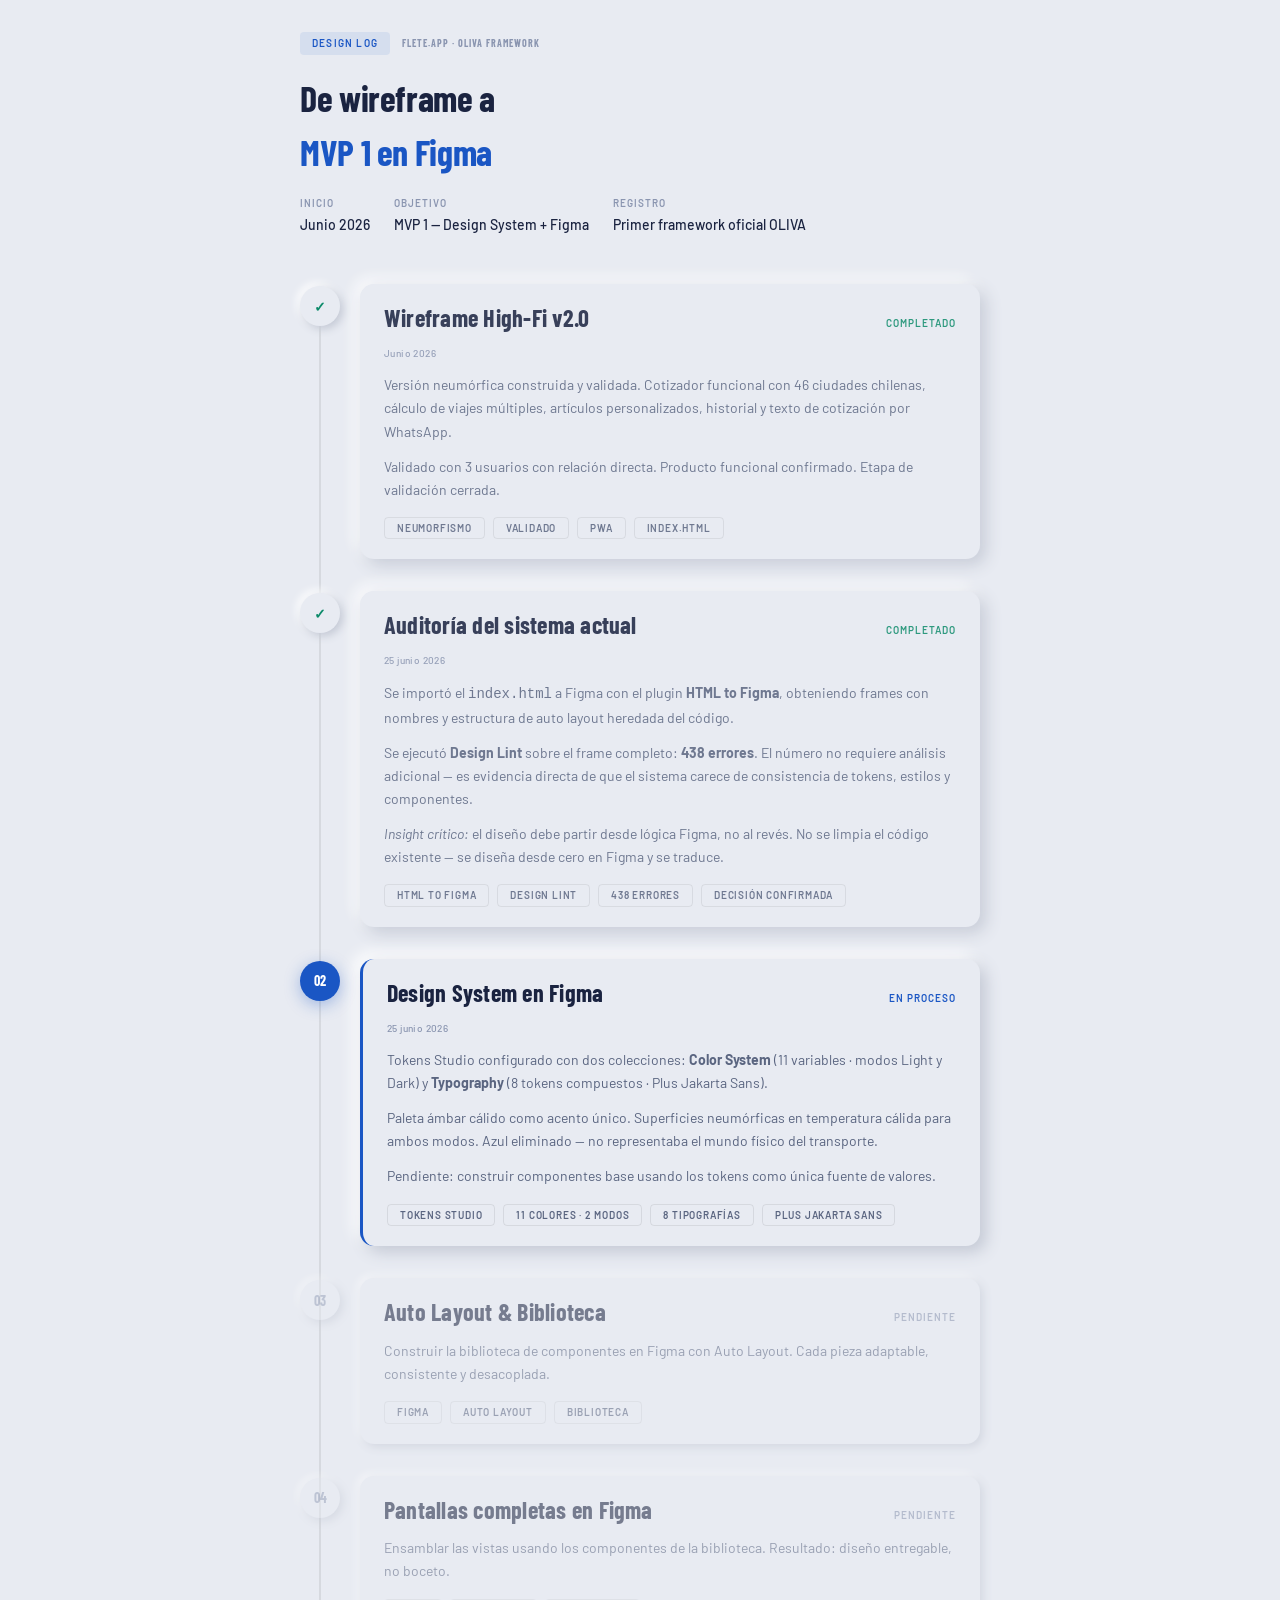
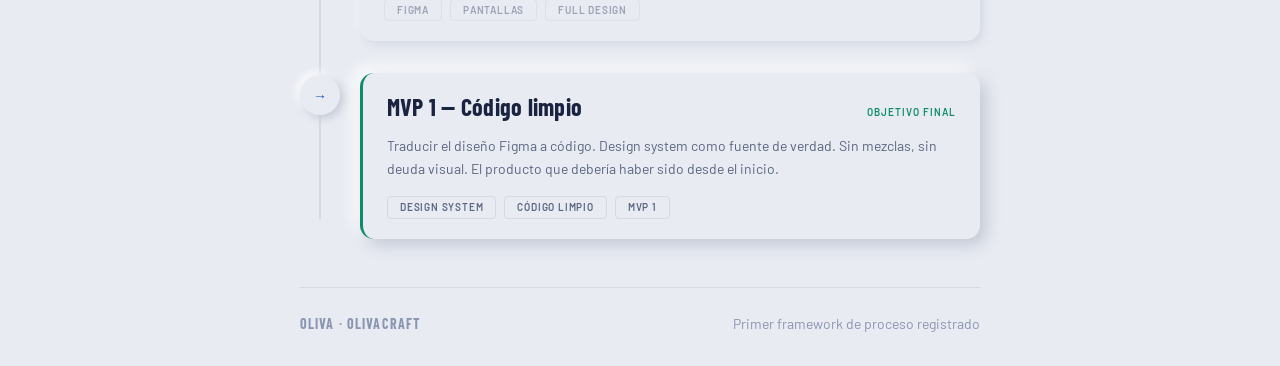
<file: _proceso/design-log.html>
<!DOCTYPE html>
<html lang="es">
<head>
  <meta charset="UTF-8" />
  <meta name="viewport" content="width=device-width, initial-scale=1.0" />
  <title>FleteApp — Design Log</title>
  <link rel="preconnect" href="https://fonts.googleapis.com" />
  <link rel="preconnect" href="https://fonts.gstatic.com" crossorigin />
  <link href="https://fonts.googleapis.com/css2?family=Barlow+Condensed:wght@700&family=Barlow:ital,wght@0,400;0,500;0,600;1,400&display=swap" rel="stylesheet" />
  <style>
    /* ─── TOKENS ──────────────────────────────────────────────── */
    :root {
      --bg:        #E8EBF2;
      --sd:        #C3C8D4;
      --sl:        #FFFFFF;
      --accent:    #1A56C4;
      --accent2:   #2B72E8;
      --text:      #1A2340;
      --mid:       #5A6580;
      --sub:       #8A95B0;
      --ok:        #0D8B6A;
      --separator: rgba(0,0,0,0.08);

      --neu-up: 6px 6px 16px var(--sd), -6px -6px 16px var(--sl);
      --neu-sm: 3px 3px 8px var(--sd),  -3px -3px 8px var(--sl);

      --r-sm: 10px;
      --r-md: 14px;
      --r-lg: 20px;

      --text-xs:   0.625rem;
      --text-sm:   0.75rem;
      --text-base: 0.875rem;
      --text-md:   1rem;
      --text-lg:   1.25rem;
      --text-xl:   1.5rem;
      --text-2xl:  1.75rem;
      --text-3xl:  2.25rem;

      --sp-2: 0.5rem;
      --sp-3: 0.75rem;
      --sp-4: 1rem;
      --sp-5: 1.25rem;
      --sp-6: 1.5rem;
      --sp-8: 2rem;
      --sp-10: 2.5rem;
      --sp-12: 3rem;

      --fw-base:  400;
      --fw-mid:   500;
      --fw-bold:  600;
      --fw-black: 700;
      --lh-base:    1.5;
      --lh-relaxed: 1.65;
    }

    @media (prefers-color-scheme: dark) {
      :root {
        --bg:        #1C1917;
        --sd:        #141210;
        --sl:        #2E2A26;
        --accent:    #4A80E8;
        --accent2:   #6A9CF0;
        --text:      #F0EDE8;
        --mid:       #B0A28E;
        --sub:       #9E8E7E;
        --ok:        #2ECC8A;
        --separator: rgba(255,255,255,0.07);
      }
    }

    /* ─── RESET ───────────────────────────────────────────────── */
    *, *::before, *::after { box-sizing: border-box; margin: 0; padding: 0; }
    html { font-size: 16px; background: var(--bg); color: var(--text); }
    body {
      font-family: 'Barlow', sans-serif;
      font-size: var(--text-base);
      font-weight: var(--fw-base);
      line-height: var(--lh-relaxed);
      min-height: 100vh;
      padding: var(--sp-8) var(--sp-4);
    }

    /* ─── LAYOUT ──────────────────────────────────────────────── */
    .container {
      max-width: 680px;
      margin: 0 auto;
    }

    /* ─── HEADER ──────────────────────────────────────────────── */
    .log-header {
      margin-bottom: var(--sp-12);
    }

    .log-eyebrow {
      display: flex;
      align-items: center;
      gap: var(--sp-3);
      margin-bottom: var(--sp-4);
    }

    .log-badge {
      font-size: var(--text-xs);
      font-weight: var(--fw-bold);
      letter-spacing: 0.12em;
      text-transform: uppercase;
      color: var(--accent);
      background: rgba(26,86,196,0.09);
      padding: 3px var(--sp-3);
      border-radius: 4px;
    }

    @media (prefers-color-scheme: dark) {
      .log-badge { background: rgba(74,128,232,0.12); }
    }

    .log-brand {
      font-family: 'Barlow Condensed', sans-serif;
      font-size: var(--text-xs);
      font-weight: var(--fw-black);
      letter-spacing: 0.1em;
      text-transform: uppercase;
      color: var(--sub);
    }

    .log-title {
      font-family: 'Barlow Condensed', sans-serif;
      font-size: var(--text-3xl);
      font-weight: var(--fw-black);
      line-height: var(--lh-base);
      color: var(--text);
      letter-spacing: -0.01em;
    }

    .log-title span {
      color: var(--accent);
    }

    .log-meta {
      margin-top: var(--sp-4);
      display: flex;
      flex-wrap: wrap;
      gap: var(--sp-6);
      font-size: var(--text-base);
      color: var(--mid);
    }

    .log-meta-item {
      display: flex;
      flex-direction: column;
      gap: 2px;
    }

    .log-meta-label {
      font-size: var(--text-xs);
      font-weight: var(--fw-bold);
      letter-spacing: 0.1em;
      text-transform: uppercase;
      color: var(--sub);
    }

    .log-meta-value {
      font-size: var(--text-base);
      font-weight: var(--fw-mid);
      color: var(--text);
    }

    /* ─── TIMELINE ────────────────────────────────────────────── */
    .timeline {
      position: relative;
      display: flex;
      flex-direction: column;
      gap: 0;
    }

    .timeline::before {
      content: '';
      position: absolute;
      left: 19px;
      top: 20px;
      bottom: 20px;
      width: 2px;
      background: var(--separator);
    }

    /* ─── STEP ────────────────────────────────────────────────── */
    .step {
      display: grid;
      grid-template-columns: 40px 1fr;
      gap: var(--sp-5);
      padding-bottom: var(--sp-8);
    }

    .step:last-child {
      padding-bottom: 0;
    }

    /* Node */
    .step-node {
      position: relative;
      z-index: 1;
      display: flex;
      align-items: flex-start;
      padding-top: 2px;
    }

    .step-dot {
      width: 40px;
      height: 40px;
      border-radius: 50%;
      background: var(--bg);
      box-shadow: var(--neu-sm);
      display: flex;
      align-items: center;
      justify-content: center;
      font-family: 'Barlow Condensed', sans-serif;
      font-size: var(--text-base);
      font-weight: var(--fw-black);
      color: var(--sub);
      flex-shrink: 0;
    }

    /* Status variants */
    .step.is-done .step-dot {
      color: var(--ok);
    }

    .step.is-active .step-dot {
      background: var(--accent);
      box-shadow: 0 4px 16px rgba(26,86,196,0.35);
      color: #fff;
    }

    .step.is-end .step-dot {
      background: var(--bg);
      box-shadow: var(--neu-sm);
      color: var(--accent);
    }

    /* Card */
    .step-card {
      background: var(--bg);
      border-radius: var(--r-md);
      box-shadow: var(--neu-up);
      padding: var(--sp-5) var(--sp-6);
    }

    .step.is-active .step-card {
      border-left: 3px solid var(--accent);
    }

    .step.is-done .step-card {
      opacity: 0.85;
    }

    .step.is-end .step-card {
      border-left: 3px solid var(--ok);
    }

    .step-header {
      display: flex;
      align-items: baseline;
      justify-content: space-between;
      gap: var(--sp-4);
      margin-bottom: var(--sp-3);
      flex-wrap: wrap;
    }

    .step-title {
      font-family: 'Barlow Condensed', sans-serif;
      font-size: var(--text-xl);
      font-weight: var(--fw-black);
      line-height: 1.2;
      color: var(--text);
      letter-spacing: 0.01em;
    }

    .step-status {
      font-size: var(--text-xs);
      font-weight: var(--fw-bold);
      letter-spacing: 0.1em;
      text-transform: uppercase;
      color: var(--sub);
      white-space: nowrap;
    }

    .step.is-done .step-status  { color: var(--ok); }
    .step.is-active .step-status { color: var(--accent); }
    .step.is-end .step-status   { color: var(--ok); }

    .step-date {
      font-size: var(--text-xs);
      font-weight: var(--fw-mid);
      color: var(--sub);
      margin-bottom: var(--sp-3);
      letter-spacing: 0.04em;
    }

    .step-body {
      font-size: var(--text-base);
      color: var(--mid);
      line-height: var(--lh-relaxed);
    }

    .step-body p + p {
      margin-top: var(--sp-3);
    }

    .step-tags {
      display: flex;
      flex-wrap: wrap;
      gap: var(--sp-2);
      margin-top: var(--sp-4);
    }

    .tag {
      font-size: var(--text-xs);
      font-weight: var(--fw-bold);
      letter-spacing: 0.08em;
      text-transform: uppercase;
      color: var(--mid);
      border: 1px solid var(--separator);
      padding: 2px var(--sp-3);
      border-radius: 4px;
    }

    /* ─── PENDING PLACEHOLDER ─────────────────────────────────── */
    .step.is-pending .step-card {
      box-shadow: var(--neu-sm);
      opacity: 0.55;
    }

    .step.is-pending .step-dot {
      opacity: 0.45;
    }

    /* ─── FOOTER ──────────────────────────────────────────────── */
    .log-footer {
      margin-top: var(--sp-12);
      padding-top: var(--sp-6);
      border-top: 1px solid var(--separator);
      display: flex;
      align-items: center;
      justify-content: space-between;
      flex-wrap: wrap;
      gap: var(--sp-4);
    }

    .footer-brand {
      font-family: 'Barlow Condensed', sans-serif;
      font-size: var(--text-base);
      font-weight: var(--fw-black);
      letter-spacing: 0.08em;
      text-transform: uppercase;
      color: var(--sub);
    }

    .footer-note {
      font-size: var(--text-base);
      color: var(--sub);
    }
  </style>
</head>
<body>
  <div class="container">

    <!-- ── Header ─────────────────────────────────────────────── -->
    <header class="log-header">
      <div class="log-eyebrow">
        <span class="log-badge">Design Log</span>
        <span class="log-brand">FLETE.APP · OLIVA Framework</span>
      </div>
      <h1 class="log-title">De wireframe a<br><span>MVP 1 en Figma</span></h1>
      <div class="log-meta">
        <div class="log-meta-item">
          <span class="log-meta-label">Inicio</span>
          <span class="log-meta-value">Junio 2026</span>
        </div>
        <div class="log-meta-item">
          <span class="log-meta-label">Objetivo</span>
          <span class="log-meta-value">MVP 1 — Design System + Figma</span>
        </div>
        <div class="log-meta-item">
          <span class="log-meta-label">Registro</span>
          <span class="log-meta-value">Primer framework oficial OLIVA</span>
        </div>
      </div>
    </header>

    <!-- ── Timeline ───────────────────────────────────────────── -->
    <div class="timeline">

      <!-- 00 · Punto de partida -->
      <div class="step is-done">
        <div class="step-node">
          <div class="step-dot">✓</div>
        </div>
        <div class="step-card">
          <div class="step-header">
            <h2 class="step-title">Wireframe High-Fi v2.0</h2>
            <span class="step-status">Completado</span>
          </div>
          <p class="step-date">Junio 2026</p>
          <div class="step-body">
            <p>Versión neumórfica construida y validada. Cotizador funcional con 46 ciudades chilenas, cálculo de viajes múltiples, artículos personalizados, historial y texto de cotización por WhatsApp.</p>
            <p>Validado con 3 usuarios con relación directa. Producto funcional confirmado. Etapa de validación cerrada.</p>
          </div>
          <div class="step-tags">
            <span class="tag">Neumorfismo</span>
            <span class="tag">Validado</span>
            <span class="tag">PWA</span>
            <span class="tag">index.html</span>
          </div>
        </div>
      </div>

      <!-- 01 · Auditoría -->
      <div class="step is-done">
        <div class="step-node">
          <div class="step-dot">✓</div>
        </div>
        <div class="step-card">
          <div class="step-header">
            <h2 class="step-title">Auditoría del sistema actual</h2>
            <span class="step-status">Completado</span>
          </div>
          <p class="step-date">25 junio 2026</p>
          <div class="step-body">
            <p>Se importó el <code>index.html</code> a Figma con el plugin <strong>HTML to Figma</strong>, obteniendo frames con nombres y estructura de auto layout heredada del código.</p>
            <p>Se ejecutó <strong>Design Lint</strong> sobre el frame completo: <strong>438 errores</strong>. El número no requiere análisis adicional — es evidencia directa de que el sistema carece de consistencia de tokens, estilos y componentes.</p>
            <p><em>Insight crítico:</em> el diseño debe partir desde lógica Figma, no al revés. No se limpia el código existente — se diseña desde cero en Figma y se traduce.</p>
          </div>
          <div class="step-tags">
            <span class="tag">HTML to Figma</span>
            <span class="tag">Design Lint</span>
            <span class="tag">438 errores</span>
            <span class="tag">Decisión confirmada</span>
          </div>
        </div>
      </div>

      <!-- 02 · Design System -->
      <div class="step is-active">
        <div class="step-node">
          <div class="step-dot">02</div>
        </div>
        <div class="step-card">
          <div class="step-header">
            <h2 class="step-title">Design System en Figma</h2>
            <span class="step-status">En proceso</span>
          </div>
          <p class="step-date">25 junio 2026</p>
          <div class="step-body">
            <p>Tokens Studio configurado con dos colecciones: <strong>Color System</strong> (11 variables · modos Light y Dark) y <strong>Typography</strong> (8 tokens compuestos · Plus Jakarta Sans).</p>
            <p>Paleta ámbar cálido como acento único. Superficies neumórficas en temperatura cálida para ambos modos. Azul eliminado — no representaba el mundo físico del transporte.</p>
            <p>Pendiente: construir componentes base usando los tokens como única fuente de valores.</p>
          </div>
          <div class="step-tags">
            <span class="tag">Tokens Studio</span>
            <span class="tag">11 colores · 2 modos</span>
            <span class="tag">8 tipografías</span>
            <span class="tag">Plus Jakarta Sans</span>
          </div>
        </div>
      </div>

      <!-- 03 · Auto Layout -->
      <div class="step is-pending">
        <div class="step-node">
          <div class="step-dot">03</div>
        </div>
        <div class="step-card">
          <div class="step-header">
            <h2 class="step-title">Auto Layout &amp; Biblioteca</h2>
            <span class="step-status">Pendiente</span>
          </div>
          <div class="step-body">
            <p>Construir la biblioteca de componentes en Figma con Auto Layout. Cada pieza adaptable, consistente y desacoplada.</p>
          </div>
          <div class="step-tags">
            <span class="tag">Figma</span>
            <span class="tag">Auto Layout</span>
            <span class="tag">Biblioteca</span>
          </div>
        </div>
      </div>

      <!-- 04 · Pantallas -->
      <div class="step is-pending">
        <div class="step-node">
          <div class="step-dot">04</div>
        </div>
        <div class="step-card">
          <div class="step-header">
            <h2 class="step-title">Pantallas completas en Figma</h2>
            <span class="step-status">Pendiente</span>
          </div>
          <div class="step-body">
            <p>Ensamblar las vistas usando los componentes de la biblioteca. Resultado: diseño entregable, no boceto.</p>
          </div>
          <div class="step-tags">
            <span class="tag">Figma</span>
            <span class="tag">Pantallas</span>
            <span class="tag">Full design</span>
          </div>
        </div>
      </div>

      <!-- 05 · MVP 1 -->
      <div class="step is-end">
        <div class="step-node">
          <div class="step-dot">→</div>
        </div>
        <div class="step-card">
          <div class="step-header">
            <h2 class="step-title">MVP 1 — Código limpio</h2>
            <span class="step-status">Objetivo final</span>
          </div>
          <div class="step-body">
            <p>Traducir el diseño Figma a código. Design system como fuente de verdad. Sin mezclas, sin deuda visual. El producto que debería haber sido desde el inicio.</p>
          </div>
          <div class="step-tags">
            <span class="tag">Design System</span>
            <span class="tag">Código limpio</span>
            <span class="tag">MVP 1</span>
          </div>
        </div>
      </div>

    </div><!-- /timeline -->

    <!-- ── Footer ─────────────────────────────────────────────── -->
    <footer class="log-footer">
      <span class="footer-brand">OLIVA · Olivacraft</span>
      <span class="footer-note">Primer framework de proceso registrado</span>
    </footer>

  </div>
</body>
</html>
</file>
<file: css/styles.css>
/* FleteApp v2.0 — Neumorphic */

/* ─── TOKENS ─────────────────────────────────────────────────────────────────── */
:root {
  /* Superficie */
  --bg: #E8EBF2;
  --sd: #C3C8D4;
  --sl: var(--bg);

  /* Acento */
  --accent:      #1A56C4;
  --accent2:     #2B72E8;
  --accent-g:    linear-gradient(145deg, #1A56C4 0%, #2B72E8 100%);
  --accent-lite: rgba(26,86,196,0.09);

  /* Texto */
  --text: #1A2340;
  --mid:  #5A6580;
  --sub:  #8A95B0;

  /* Semánticos */
  --ok:     #0D8B6A;
  --warn:   #C27A00;
  --danger: #C43232;

  /* Separadores */
  --separator: rgba(0,0,0,0.08);

  /* Radios */
  --r-sm: 10px;
  --r-md: 14px;
  --r-lg: 20px;
  --r-xl: 26px;

  /* Neumorphic */
  --neu-up:    7px 7px 18px var(--sd), -7px -7px 18px var(--sl);
  --neu-sm:    4px 4px 10px var(--sd), -4px -4px 10px var(--sl);
  --neu-in:    inset 4px 4px 10px var(--sd), inset -4px -4px 10px var(--sl);
  --neu-in-sm: inset 2px 2px 5px var(--sd), inset -2px -2px 5px var(--sl);

  /* Tipografía */
  --text-xs:   0.625rem;
  --text-sm:   0.75rem;
  --text-base: 0.875rem;
  --text-md:   1rem;
  --text-lg:   1.25rem;
  --text-xl:   1.5rem;
  --text-2xl:  1.75rem;
  --text-3xl:  2.25rem;

  /* Espaciado */
  --sp-1: 0.25rem;
  --sp-2: 0.5rem;
  --sp-3: 0.75rem;
  --sp-4: 1rem;
  --sp-5: 1.25rem;
  --sp-6: 1.5rem;
  --sp-7: 1.75rem;
  --sp-8: 2rem;
  --sp-10: 2.5rem;

  /* Font weights */
  --fw-base:  400;
  --fw-mid:   500;
  --fw-bold:  600;
  --fw-black: 700;

  /* Line heights */
  --lh-tight:   1.1;
  --lh-base:    1.4;
  --lh-relaxed: 1.65;
}

/* ─── RESET ──────────────────────────────────────────────────────────────────── */
*, *::before, *::after {
  box-sizing: border-box;
  margin: 0;
  padding: 0;
  -webkit-touch-callout: none;
  -webkit-user-drag: none;
}
* { touch-action: manipulation; }

html {
  height: 100%;
  font-size: 16px;
  -webkit-text-size-adjust: 100%;
}

body {
  background: var(--bg);
  color: var(--text);
  font-family: 'Plus Jakarta Sans', sans-serif;
  font-weight: var(--fw-base);
  line-height: var(--lh-base);
  height: 100%;
  display: flex;
  justify-content: center;
  overscroll-behavior: none;
  -webkit-font-smoothing: antialiased;
  -webkit-user-select: none;
  user-select: none;
}

input, textarea, select {
  -webkit-user-select: text;
  user-select: text;
}

button {
  cursor: pointer;
  border: none;
  background: none;
  font-family: inherit;
  color: inherit;
  -webkit-tap-highlight-color: transparent;
  user-select: none;
}

input {
  font-family: inherit;
  border: none;
  outline: none;
  background: none;
  color: inherit;
}

input[type=number]::-webkit-outer-spin-button,
input[type=number]::-webkit-inner-spin-button { -webkit-appearance: none; }
input[type=number] { -moz-appearance: textfield; }

/* ─── APP SHELL ──────────────────────────────────────────────────────────────── */
.app {
  width: 100%;
  max-width: 390px;
  height: 100dvh;
  background: var(--bg);
  display: flex;
  flex-direction: column;
  overflow: hidden;
}

/* ─── HEADER ─────────────────────────────────────────────────────────────────── */
.header {
  flex-shrink: 0;
  display: flex;
  align-items: center;
  justify-content: space-between;
  padding: calc(var(--sp-5) + env(safe-area-inset-top, 0px)) var(--sp-5) var(--sp-4);
  background: var(--bg);
  border-bottom: 1px solid var(--separator);
}

.brand {
  display: flex;
  flex-direction: column;
  gap: 2px;
}

.logo {
  font-family: 'Plus Jakarta Sans', sans-serif;
  font-weight: var(--fw-black);
  font-size: var(--text-3xl);
  letter-spacing: 1.5px;
  color: var(--text);
  line-height: var(--lh-tight);
}
.logo-dot { color: var(--accent); }

.tagline {
  font-size: var(--text-xs);
  font-weight: var(--fw-bold);
  letter-spacing: 0.12em;
  text-transform: uppercase;
  color: var(--sub);
}

.avatar {
  width: 40px;
  height: 40px;
  border-radius: 50%;
  background: var(--accent-g);
  display: flex;
  align-items: center;
  justify-content: center;
  font-family: 'Plus Jakarta Sans', sans-serif;
  font-weight: var(--fw-black);
  font-size: var(--text-base);
  color: #fff;
  letter-spacing: 0.5px;
  flex-shrink: 0;
  box-shadow: 3px 4px 10px rgba(26,86,196,0.45);
  cursor: pointer;
}

/* ─── MAIN SCROLL ────────────────────────────────────────────────────────────── */
.main {
  flex: 1;
  overflow-y: auto;
  -webkit-overflow-scrolling: touch;
  padding-top: var(--sp-5);
  padding-bottom: var(--sp-6);
  scrollbar-width: none;
}
.main::-webkit-scrollbar { display: none; }

/* ─── O/D CARD ───────────────────────────────────────────────────────────────── */
.od-card {
  margin: 20px var(--sp-4) var(--sp-4);
  background: var(--bg);
  border-radius: var(--r-lg);
  box-shadow: var(--neu-up);
  padding: var(--sp-4) var(--sp-4);
  display: flex;
  flex-direction: column;
}

.od-field {
  display: flex;
  align-items: center;
  gap: var(--sp-3);
  padding: var(--sp-2) 0;
}

.od-marker {
  display: flex;
  flex-direction: column;
  align-items: center;
  flex-shrink: 0;
  width: 28px;
}

.od-dot {
  width: 10px;
  height: 10px;
  border-radius: 50%;
  border: 2.5px solid var(--accent);
  background: var(--bg);
}
.od-dot.dest {
  background: var(--accent);
  border-color: var(--accent);
}

.od-line {
  height: 20px;
  display: flex;
  justify-content: center;
  margin-left: 9px;
  padding: 2px 0;
}
.od-line-inner {
  width: 2px;
  height: 100%;
  background: repeating-linear-gradient(
    to bottom,
    var(--sub) 0px, var(--sub) 4px,
    transparent 4px, transparent 8px
  );
  opacity: 0.5;
}

.od-data {
  flex: 1;
  min-width: 0;
  display: flex;
  flex-direction: column;
  gap: 2px;
}

.od-data label {
  font-size: var(--text-sm);
  font-weight: var(--fw-bold);
  letter-spacing: 0.1em;
  text-transform: uppercase;
  color: var(--sub);
}

.od-data input {
  font-size: var(--text-md);
  font-weight: var(--fw-bold);
  color: var(--text);
  width: 100%;
  background: none;
  border: none;
  outline: none;
  padding: 0;
}
.od-data input::placeholder { color: var(--sub); font-weight: var(--fw-base); }
.od-select {
  font-size: var(--text-md);
  font-weight: var(--fw-bold);
  color: var(--text);
  width: 100%;
  background: none;
  border: none;
  outline: none;
  padding: 0;
  appearance: none;
  -webkit-appearance: none;
  cursor: pointer;
  font-family: 'Plus Jakarta Sans', sans-serif;
}
.od-select.placeholder { color: var(--sub); font-weight: var(--fw-base); }
.od-select option { color: initial; background: initial; font-weight: 400; }

.od-row {
  display: flex;
  align-items: stretch;
}

.od-col {
  flex: 1;
  min-width: 0;
  display: flex;
  flex-direction: column;
  justify-content: center;
}

.od-col-divider {
  width: 2px;
  flex-shrink: 0;
  margin: 0 var(--sp-4);
  background: repeating-linear-gradient(
    to bottom,
    var(--sub) 0px, var(--sub) 4px,
    transparent 4px, transparent 8px
  );
  opacity: 0.5;
}

.od-col-stats {
  gap: var(--sp-5);
  padding: 0;
}

.od-stat {
  display: flex;
  flex-direction: column;
  align-items: flex-start;
  gap: 2px;
  padding: var(--sp-2) 0;
}

.od-stat label {
  font-size: var(--text-sm);
  font-weight: var(--fw-bold);
  letter-spacing: 0.1em;
  text-transform: uppercase;
  color: var(--sub);
}

.od-stat-value {
  display: flex;
  align-items: baseline;
  gap: 2px;
}

.od-stat-value input {
  font-family: 'Plus Jakarta Sans', sans-serif;
  font-size: var(--text-md);
  font-weight: var(--fw-bold);
  color: var(--text);
  background: none;
  border: none;
  outline: none;
  width: auto;
  min-width: 1.5ch;
  max-width: 100%;
}

/* ─── CONFIG CARD ────────────────────────────────────────────────────────────── */
.config-card {
  margin: 0 var(--sp-4) 0;
  background: var(--bg);
  border-radius: var(--r-lg) var(--r-lg) 0 0;
  box-shadow: var(--neu-up);
  display: flex;
  align-items: stretch;
  min-height: 96px;
}

.config-field {
  flex: 1;
  display: flex;
  flex-direction: column;
  align-items: center;
  justify-content: center;
  padding: var(--sp-4) var(--sp-3);
  gap: var(--sp-1);
  min-width: 0;
}

.cfg-icon {
  color: var(--accent);
  opacity: 0.6;
  flex-shrink: 0;
  display: flex;
  align-items: center;
  justify-content: center;
}

.config-field label {
  font-size: var(--text-sm);
  font-weight: var(--fw-bold);
  letter-spacing: 0.08em;
  text-transform: uppercase;
  color: var(--sub);
  text-align: center;
  white-space: nowrap;
}

.config-value-wrap {
  display: flex;
  align-items: baseline;
  gap: 1px;
  padding-top: 2px;
}

.config-sym {
  font-family: 'Plus Jakarta Sans', sans-serif;
  font-weight: var(--fw-black);
  font-size: var(--text-sm);
  color: var(--accent);
  opacity: 0.6;
  flex-shrink: 0;
}

.config-field input {
  font-family: 'Plus Jakarta Sans', sans-serif;
  font-size: var(--text-3xl);
  font-weight: var(--fw-black);
  color: var(--accent);
  text-align: center;
  width: auto;
  min-width: 1.5ch;
  max-width: 100%;
}

.config-divider {
  width: 1px;
  background: linear-gradient(to bottom, transparent, var(--sd), transparent);
  margin: var(--sp-3) 0;
  flex-shrink: 0;
}

.config-field.money input {
  font-size: var(--text-2xl);
  width: 70px;
}

/* ─── TRUCK SUMMARY (defaults de Perfil, solo lectura) ─────────────────────────── */
.truck-summary {
  display: flex;
  align-items: center;
  justify-content: space-between;
  gap: var(--sp-3);
  margin: var(--sp-3) var(--sp-4) 0;
  padding: 0 var(--sp-2);
}

.truck-summary-text {
  font-size: var(--text-sm);
  color: var(--sub);
}

.truck-summary-edit {
  font-size: var(--text-sm);
  font-weight: var(--fw-bold);
  color: var(--accent);
  background: none;
  border: none;
  padding: 0;
  white-space: nowrap;
}

/* ─── CONFIG EXTRA ───────────────────────────────────────────────────────────── */
.config-extra {
  margin: 0 var(--sp-4) var(--sp-5);
  background: var(--bg);
  border-radius: 0 0 var(--r-lg) var(--r-lg);
  box-shadow: 7px 7px 18px var(--sd), -7px -7px 18px var(--sl),
              inset 0 3px 0 rgba(255,255,255,0.5);
  display: flex;
  align-items: stretch;
}

.config-extra-field {
  flex: 1;
  display: flex;
  flex-direction: column;
  align-items: center;
  justify-content: center;
  padding: var(--sp-3) var(--sp-2);
  gap: 3px;
  min-width: 0;
}

.config-extra-field label {
  font-size: var(--text-sm);
  font-weight: var(--fw-bold);
  letter-spacing: 0.08em;
  text-transform: uppercase;
  color: var(--sub);
  text-align: center;
  white-space: nowrap;
}

.config-extra-field input {
  font-family: 'Plus Jakarta Sans', sans-serif;
  font-size: var(--text-2xl);
  font-weight: var(--fw-black);
  color: var(--text);
  text-align: center;
  width: auto;
  min-width: 1.5ch;
  max-width: 100%;
}

/* ─── PERFIL HEADER (volver) ─────────────────────────────────────────────────── */
.perfil-header {
  padding: 0 var(--sp-5) var(--sp-6);
  margin-top: 4px;
}

.perfil-back {
  display: inline-flex;
  align-items: center;
  gap: 5px;
  font-size: var(--text-md);
  font-weight: var(--fw-bold);
  color: var(--accent);
  background: none;
  border: none;
  padding: var(--sp-1) 0;
}

/* ─── TOAST (confirmación de acciones) ───────────────────────────────────────── */
.toast {
  position: fixed;
  left: 50%;
  bottom: calc(84px + env(safe-area-inset-bottom, 0px));
  transform: translateX(-50%) translateY(8px);
  background: var(--text);
  color: var(--bg);
  font-size: var(--text-base);
  font-weight: var(--fw-bold);
  padding: var(--sp-3) var(--sp-5);
  border-radius: var(--r-md);
  box-shadow: var(--neu-sm);
  opacity: 0;
  pointer-events: none;
  transition: opacity 0.2s, transform 0.2s;
  z-index: 50;
  white-space: nowrap;
}
.toast.show {
  opacity: 1;
  transform: translateX(-50%) translateY(0);
}

/* ─── SECTION LABELS ─────────────────────────────────────────────────────────── */
.section-label {
  font-family: 'Plus Jakarta Sans', sans-serif;
  font-size: var(--text-md);
  font-weight: var(--fw-black);
  letter-spacing: 1.4px;
  text-transform: uppercase;
  color: var(--sub);
  padding: 0 var(--sp-5);
  margin-top: var(--sp-7);
  margin-bottom: var(--sp-7);
}
.section-label.top-gap { margin-top: 2.5rem; }

/* ─── TABS ───────────────────────────────────────────────────────────────────── */
.tabs {
  display: flex;
  gap: var(--sp-2);
  padding: 0 var(--sp-4) var(--sp-6);
  overflow-x: auto;
  scrollbar-width: none;
}
.tabs::-webkit-scrollbar { display: none; }

.tab {
  flex-shrink: 0;
  font-family: 'Plus Jakarta Sans', sans-serif;
  font-size: var(--text-sm);
  font-weight: var(--fw-bold);
  letter-spacing: 0.4px;
  text-transform: uppercase;
  color: var(--mid);
  padding: var(--sp-2) var(--sp-4);
  border-radius: 20px;
  background: var(--bg);
  box-shadow: var(--neu-sm);
  transition: box-shadow 0.15s, color 0.15s;
}
.tab.active {
  box-shadow: var(--neu-in-sm);
  color: var(--accent);
  font-weight: var(--fw-black);
}

/* ─── ARTICLES ───────────────────────────────────────────────────────────────── */
.articles {
  display: flex;
  flex-direction: column;
  gap: var(--sp-3);
  padding: 0 var(--sp-4) var(--sp-2);
}

.article-card {
  background: var(--bg);
  border-radius: var(--r-md);
  box-shadow: var(--neu-sm);
  display: flex;
  align-items: center;
  gap: var(--sp-4);
  padding: var(--sp-4) var(--sp-3);
  transition: box-shadow 0.2s;
}
.article-card.selected {
  box-shadow: var(--neu-sm),
              inset 0 0 0 2px rgba(26,86,196,0.25);
}

.article-icon {
  font-size: var(--text-xl);
  width: 42px;
  height: 42px;
  display: flex;
  align-items: center;
  justify-content: center;
  background: var(--bg);
  border-radius: var(--r-sm);
  box-shadow: var(--neu-in-sm);
  flex-shrink: 0;
}

.article-info {
  flex: 1;
  min-width: 0;
  display: flex;
  flex-direction: column;
  gap: 3px;
}

.article-name {
  font-size: var(--text-md);
  font-weight: var(--fw-bold);
  color: var(--text);
  white-space: nowrap;
  overflow: hidden;
  text-overflow: ellipsis;
}
.article-card.selected .article-name { color: var(--accent); }

.article-volume {
  font-size: var(--text-sm);
  color: var(--sub);
}

/* Controles +/− */
.article-controls {
  display: flex;
  align-items: center;
  flex-shrink: 0;
  border-radius: var(--r-sm);
  box-shadow: var(--neu-in-sm);
  overflow: hidden;
}

.btn-qty {
  width: 38px;
  height: 38px;
  font-size: var(--text-xl);
  line-height: 1;
  display: flex;
  align-items: center;
  justify-content: center;
  transition: opacity 0.1s, transform 0.1s;
}
.btn-qty.minus { color: var(--mid); }
.btn-qty.minus:active { opacity: 0.5; transform: scale(0.9); }
.btn-qty.plus {
  background: var(--accent-g);
  color: #fff;
  box-shadow: inset 0 1px 0 rgba(255,255,255,0.15);
}
.btn-qty.plus:active { opacity: 0.78; transform: scale(0.9); }

.qty {
  min-width: 28px;
  padding: 0 var(--sp-1);
  text-align: center;
  font-family: 'Plus Jakarta Sans', sans-serif;
  font-size: var(--text-md);
  font-weight: var(--fw-black);
  color: var(--mid);
  background: var(--bg);
}
.qty.has-value { color: var(--accent); }

/* ─── SUMMARY CARD ───────────────────────────────────────────────────────────── */
.summary-card {
  margin: 0 var(--sp-4);
  background: var(--bg);
  border-radius: var(--r-lg);
  box-shadow: var(--neu-up);
  overflow: hidden;
}

.summary-count {
  padding: var(--sp-3) var(--sp-4);
  font-size: var(--text-sm);
  font-weight: var(--fw-bold);
  color: var(--sub);
  letter-spacing: 0.2px;
  border-bottom: 1px solid var(--separator);
}

.summary-occupancy {
  padding: var(--sp-4) var(--sp-4);
  border-bottom: 1px solid var(--separator);
}

.occupancy-header {
  display: flex;
  justify-content: space-between;
  align-items: center;
  margin-bottom: var(--sp-3);
}

.occupancy-label {
  font-size: var(--text-sm);
  font-weight: var(--fw-bold);
  letter-spacing: 0.5px;
  text-transform: uppercase;
  color: var(--sub);
}

.occupancy-pct {
  font-family: 'Plus Jakarta Sans', sans-serif;
  font-size: var(--text-lg);
  font-weight: var(--fw-black);
  color: var(--accent);
}

.occupancy-bar {
  height: 6px;
  background: var(--bg);
  border-radius: 3px;
  box-shadow: var(--neu-in-sm);
  overflow: hidden;
}

.occupancy-fill {
  height: 100%;
  background: var(--accent-g);
  border-radius: 3px;
  width: 0%;
  transition: width 0.35s ease, background-color 0.3s ease;
}
.occupancy-fill.warning { background: linear-gradient(90deg, #C27A00, #E09000); }
.occupancy-fill.over    { background: linear-gradient(90deg, #C43232, #E04040); }

.summary-rows { display: flex; flex-direction: column; }

.summary-row {
  display: flex;
  justify-content: space-between;
  align-items: center;
  padding: var(--sp-3) var(--sp-4);
  border-bottom: 1px solid var(--separator);
}
.summary-row.last { border-bottom: none; }

.summary-row-label {
  font-size: var(--text-base);
  color: var(--mid);
}

.summary-row-value {
  font-family: 'Plus Jakarta Sans', sans-serif;
  font-size: var(--text-xl);
  font-weight: var(--fw-black);
  color: var(--text);
}
.summary-row-value.accent { color: var(--accent); }

/* ─── ALERTA EXCESO ──────────────────────────────────────────────────────────── */
#alerta-exceso {
  margin: var(--sp-3) var(--sp-4) 0;
  background: rgba(196,50,50,0.07);
  border-radius: var(--r-md);
  color: var(--danger);
  font-size: var(--text-base);
  padding: var(--sp-3) var(--sp-4);
  display: flex;
  align-items: center;
  gap: var(--sp-2);
  box-shadow: var(--neu-in-sm);
}
#alerta-exceso span { font-size: var(--text-md); }
#alerta-exceso.hidden { display: none; }
.ocupacion-excedida { color: var(--danger) !important; }

/* ─── CLIENTE INPUT ──────────────────────────────────────────────────────────── */
.cliente-row {
  padding: var(--sp-3) var(--sp-4) 0;
}

#input-cliente {
  width: 100%;
  background: var(--bg);
  border-radius: var(--r-md);
  box-shadow: var(--neu-in);
  padding: var(--sp-3) var(--sp-4);
  font-size: var(--text-md);
  font-weight: var(--fw-mid);
  color: var(--text);
  font-family: 'Plus Jakarta Sans', sans-serif;
}
#input-cliente::placeholder { color: var(--sub); font-weight: var(--fw-base); }
#input-cliente:focus { box-shadow: var(--neu-in), 0 0 0 2px rgba(26,86,196,0.2); }

/* ─── ACTION ROW ─────────────────────────────────────────────────────────────── */
.action-row {
  display: flex;
  align-items: stretch;
  gap: var(--sp-3);
  padding: var(--sp-4) var(--sp-4) 0;
}

.btn-total {
  flex: 1;
  background: var(--accent-g);
  border-radius: var(--r-lg);
  padding: var(--sp-4) var(--sp-5);
  display: flex;
  flex-direction: column;
  align-items: flex-start;
  gap: 2px;
  box-shadow: 6px 6px 16px rgba(26,86,196,0.45), -3px -3px 10px rgba(255,255,255,0.2);
  transition: opacity 0.15s, transform 0.15s;
}
.btn-total:active { opacity: 0.88; transform: scale(0.99); }

.btn-total-label {
  font-size: var(--text-sm);
  font-weight: var(--fw-bold);
  letter-spacing: 0.7px;
  text-transform: uppercase;
  color: rgba(255,255,255,0.85);
}

.btn-total-price {
  font-family: 'Plus Jakarta Sans', sans-serif;
  font-size: var(--text-3xl);
  font-weight: var(--fw-black);
  color: #fff;
  line-height: var(--lh-tight);
}

/* ─── ACTION SECONDARY ───────────────────────────────────────────────────────── */
.action-secondary {
  display: flex;
  justify-content: center;
  padding: var(--sp-3) var(--sp-4) 0;
}

#btn-limpiar {
  background: transparent;
  color: var(--sub);
  font-size: var(--text-sm);
  font-family: 'Plus Jakarta Sans', sans-serif;
  padding: var(--sp-2) var(--sp-4);
  letter-spacing: 0.3px;
  text-decoration: underline;
  text-underline-offset: 3px;
}
#btn-limpiar:active { opacity: 0.5; }

.scroll-spacer { height: var(--sp-4); }

/* ─── SUMMARY BAR FIJA ───────────────────────────────────────────────────────── */
.summary-bar {
  flex-shrink: 0;
  width: 100%;
  height: 54px;
  background: var(--bg);
  border-top: 1px solid var(--separator);
  display: flex;
  align-items: center;
  padding: 0 var(--sp-5);
}

.sbar-item {
  flex: 1;
  display: flex;
  flex-direction: column;
  align-items: center;
  justify-content: center;
  gap: 2px;
}

.sbar-label {
  font-size: var(--text-sm);
  font-weight: var(--fw-bold);
  text-transform: uppercase;
  letter-spacing: 0.5px;
  color: var(--sub);
}

.sbar-value {
  font-family: 'Plus Jakarta Sans', sans-serif;
  font-size: var(--text-md);
  font-weight: var(--fw-black);
  color: var(--text);
  line-height: 1;
}
.sbar-value.accent { color: var(--accent); font-size: var(--text-md); }

.sbar-divider {
  width: 1px;
  height: 24px;
  background: linear-gradient(to bottom, transparent, var(--sd), transparent);
  flex-shrink: 0;
}

/* ─── ESTADOS BARRA ──────────────────────────────────────────────────────────── */
.summary-bar.warning { border-top: 2px solid var(--warn); }
.summary-bar.over    { border-top: 2px solid var(--danger); }
.summary-bar.warning #sbar-pct { color: var(--warn); }
.summary-bar.over    #sbar-pct { color: var(--danger); }

/* ─── BOTTOM NAV ─────────────────────────────────────────────────────────────── */
.bottom-nav {
  flex-shrink: 0;
  width: 100%;
  background: var(--bg);
  border-top: 1px solid var(--separator);
  display: flex;
  padding: var(--sp-3) 0 calc(var(--sp-4) + env(safe-area-inset-bottom, 0px));
}

.nav-item {
  flex: 1;
  display: flex;
  flex-direction: column;
  align-items: center;
  gap: 5px;
  color: var(--sub);
  transition: color 0.15s;
  padding: 0;
}
.nav-item.active { color: var(--accent); }
.nav-item:active { opacity: 0.7; }

.nav-icon-wrap {
  position: relative;
  width: 52px;
  height: 44px;
  display: flex;
  align-items: center;
  justify-content: center;
  border-radius: var(--r-md);
  transition: box-shadow 0.2s;
}
.nav-item.active .nav-icon-wrap {
  box-shadow: var(--neu-in-sm);
}

.nav-dot { display: none; }

.nav-label {
  font-family: 'Plus Jakarta Sans', sans-serif;
  font-size: var(--text-sm);
  font-weight: var(--fw-black);
  letter-spacing: 0.6px;
  text-transform: uppercase;
}

.nav-total { display: none; }

/* ─── VISTAS ─────────────────────────────────────────────────────────────────── */
.hidden { display: none !important; }

/* ─── PERFIL ─────────────────────────────────────────────────────────────────── */
.config-extra.standalone {
  border-radius: var(--r-lg);
  box-shadow: var(--neu-up);
}

#prof-nombre {
  font-size: var(--text-xl);
  font-weight: var(--fw-bold);
  color: var(--text);
  width: 200px;
  text-align: center;
}
#prof-nombre::placeholder { color: var(--sub); font-weight: var(--fw-base); font-size: var(--text-md); }

/* ─── HISTORIAL ──────────────────────────────────────────────────────────────── */
.historial-list {
  display: flex;
  flex-direction: column;
  gap: var(--sp-3);
  padding: 0 var(--sp-4);
}

.history-empty {
  font-size: var(--text-base);
  color: var(--sub);
  text-align: center;
  padding: var(--sp-6) var(--sp-5);
  line-height: var(--lh-relaxed);
}

.history-card {
  background: var(--bg);
  border-radius: var(--r-md);
  box-shadow: var(--neu-sm);
  padding: var(--sp-4) var(--sp-4);
  display: flex;
  flex-direction: column;
  gap: var(--sp-2);
}

.hcard-header {
  display: flex;
  justify-content: space-between;
  align-items: center;
}
.hcard-cliente { font-size: var(--text-lg); font-weight: var(--fw-bold); color: var(--text); }
.hcard-fecha { font-size: var(--text-sm); font-weight: var(--fw-black); color: var(--sub); text-transform: uppercase; letter-spacing: 0.5px; }
.hcard-ruta  { font-size: var(--text-sm); color: var(--accent); font-weight: var(--fw-bold); margin-bottom: 2px; }
.hcard-items { font-size: var(--text-base); color: var(--mid); line-height: var(--lh-relaxed); }

.hcard-footer {
  display: flex;
  align-items: center;
  gap: var(--sp-2);
  margin-top: 2px;
}
.hcard-stat { font-size: var(--text-sm); color: var(--sub); flex: 1; }
.hcard-costo { font-family: 'Plus Jakarta Sans', sans-serif; font-size: var(--text-xl); font-weight: var(--fw-black); color: var(--accent); }

.hcard-btn {
  font-size: var(--text-sm);
  font-weight: var(--fw-bold);
  color: var(--mid);
  background: var(--bg);
  border-radius: var(--r-sm);
  box-shadow: var(--neu-sm);
  padding: var(--sp-2) var(--sp-3);
  letter-spacing: 0.2px;
  transition: box-shadow 0.15s;
}
.hcard-btn:active { box-shadow: var(--neu-in-sm); color: var(--accent); }

.hcard-btn-delete {
  font-size: var(--text-lg);
  font-weight: var(--fw-bold);
  color: var(--sub);
  line-height: 1;
  padding: 0 var(--sp-1);
  transition: color 0.15s;
  flex-shrink: 0;
}
.hcard-btn-delete:active { color: var(--danger); }

/* ─── DARK MODE ──────────────────────────────────────────────────────────────── */
@media (prefers-color-scheme: dark) {
  :root {
    --bg: #1C1917;
    --sd: #0F0E0C;
    --sl: var(--bg);

    --accent:      #5B95E8;
    --accent2:     #6AA5F0;
    --accent-g:    linear-gradient(145deg, #4A7FD0 0%, #5B95E8 100%);
    --accent-lite: rgba(91,149,232,0.12);

    --text: #ECE5D8;
    --mid:  #B0A28E;
    --sub:  #9E8E7E;

    --separator: rgba(255,255,255,0.07);
  }

  .config-extra {
    box-shadow: 7px 7px 18px var(--sd), -7px -7px 18px var(--sl),
                inset 0 3px 0 rgba(255,255,255,0.04);
  }

  .btn-total {
    box-shadow: 6px 6px 16px rgba(0,0,0,0.5), -3px -3px 10px rgba(255,255,255,0.04);
  }

  #input-cliente:focus {
    box-shadow: var(--neu-in), 0 0 0 2px rgba(91,149,232,0.25);
  }
}

/* ─── VIAJES MÚLTIPLES ───────────────────────────────────────────────────────── */
.viajes-row[hidden] { display: none; }
.viajes-row .summary-row-label { font-weight: var(--fw-bold); color: var(--warn); }
.viajes-value {
  font-family: 'Plus Jakarta Sans', sans-serif;
  font-size: var(--text-xl);
  font-weight: var(--fw-black);
  color: var(--warn);
}

/* ─── TARIFA WARNING ─────────────────────────────────────────────────────────── */
.tarifa-warn {
  margin: var(--sp-2) var(--sp-4) 0;
  font-size: var(--text-sm);
  font-weight: var(--fw-bold);
  color: var(--warn);
  padding: 0 var(--sp-1);
}
.tarifa-warn[hidden] { display: none; }

/* ─── ARTÍCULO PERSONALIZADO ─────────────────────────────────────────────────── */
.custom-item-form {
  display: flex;
  gap: var(--sp-2);
  padding: var(--sp-2) var(--sp-4) var(--sp-1);
  align-items: center;
}

.custom-item-form input[type="text"] {
  flex: 1;
  min-width: 0;
  background: var(--bg);
  border-radius: var(--r-md);
  box-shadow: var(--neu-in-sm);
  padding: var(--sp-3) var(--sp-3);
  font-size: var(--text-md);
  font-family: 'Plus Jakarta Sans', sans-serif;
  color: var(--text);
}
.custom-item-form input[type="text"]::placeholder { color: var(--sub); }

.custom-item-form input[type="number"] {
  width: 68px;
  flex-shrink: 0;
  background: var(--bg);
  border-radius: var(--r-md);
  box-shadow: var(--neu-in-sm);
  padding: var(--sp-3) var(--sp-2);
  font-size: var(--text-md);
  font-family: 'Plus Jakarta Sans', sans-serif;
  text-align: center;
  color: var(--text);
}
.custom-item-form input[type="number"]::placeholder { color: var(--sub); }

.btn-add-custom {
  width: 42px;
  height: 42px;
  background: var(--accent-g);
  border-radius: var(--r-md);
  color: #fff;
  font-size: var(--text-xl);
  font-weight: var(--fw-black);
  font-family: 'Plus Jakarta Sans', sans-serif;
  display: flex;
  align-items: center;
  justify-content: center;
  flex-shrink: 0;
  box-shadow: 3px 3px 8px rgba(26,86,196,0.4);
  transition: opacity 0.15s, transform 0.15s;
}
.btn-add-custom:active { opacity: 0.8; transform: scale(0.94); }

.btn-remove-custom {
  width: 30px;
  height: 30px;
  display: flex;
  align-items: center;
  justify-content: center;
  color: var(--sub);
  font-size: var(--text-lg);
  font-weight: var(--fw-bold);
  border-radius: var(--r-sm);
  flex-shrink: 0;
  margin-left: var(--sp-1);
  transition: color 0.15s;
}
.btn-remove-custom:active { color: var(--danger); }
</file>
